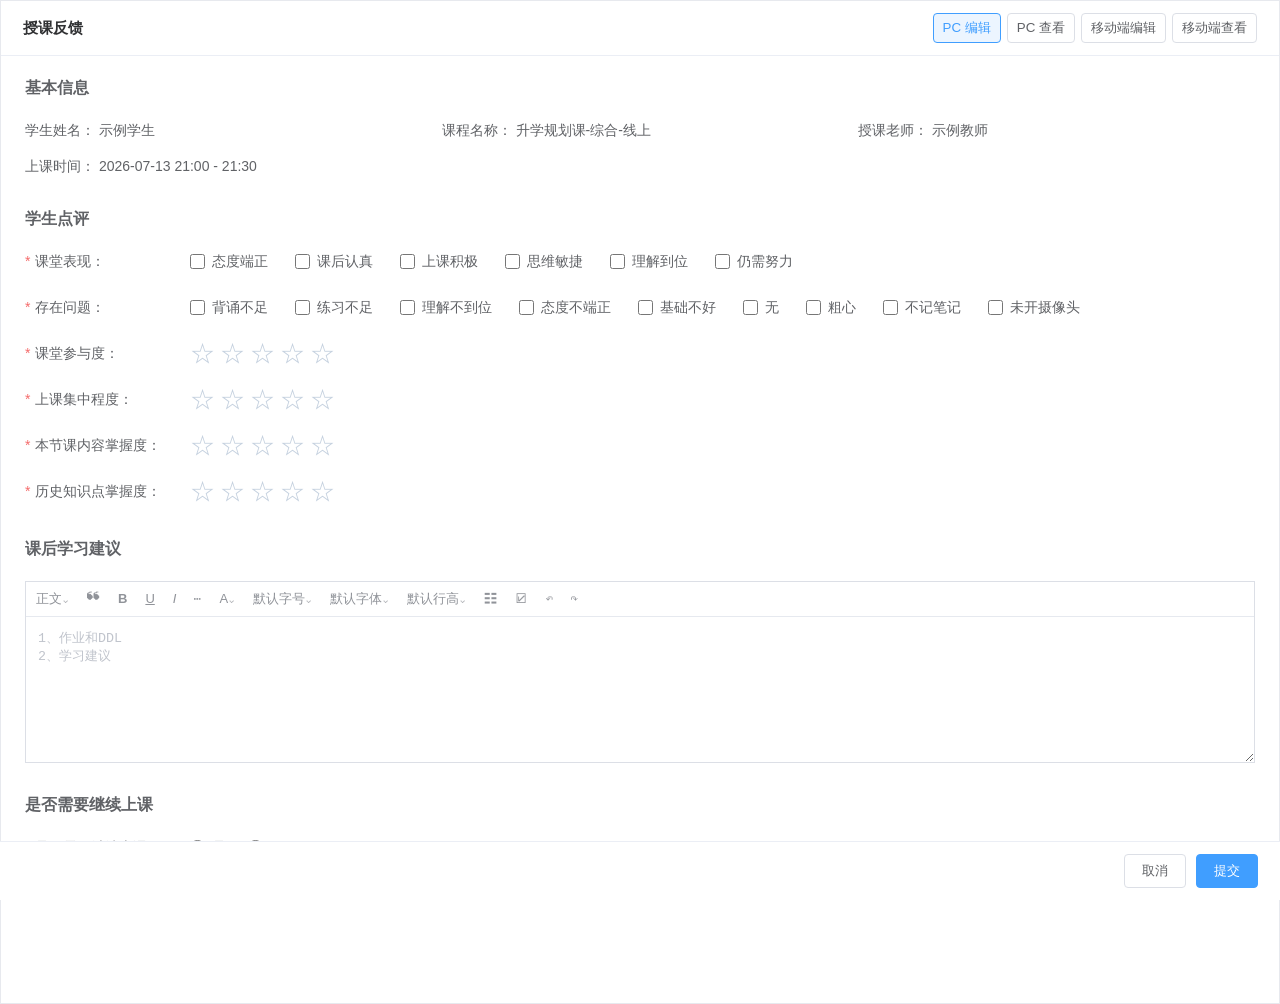
<file: lesson-feedback-demo/index.html>
<!doctype html><html lang="zh-CN"><head><meta charset="utf-8"><meta name="viewport" content="width=device-width,initial-scale=1"><title>添加反馈</title><style>
*{box-sizing:border-box}body{margin:0;background:#f5f6f8;color:#606266;font:14px/1.5 -apple-system,BlinkMacSystemFont,"PingFang SC","Microsoft YaHei",sans-serif}.page{background:#fff;min-height:100vh;border:1px solid #e7e9ee}.head{height:46px;padding:12px 22px;border-bottom:1px solid #ebeef5;color:#303133;font-weight:600;font-size:15px}.content{padding:20px 24px 110px}section{margin-bottom:30px}h2{font-size:16px;color:#606266;margin:0 0 20px;font-weight:600}.info{display:grid;grid-template-columns:repeat(3,1fr);gap:15px 20px}.row{display:flex;align-items:flex-start;margin:0 0 20px;gap:10px}.label{flex:0 0 155px;text-align:left;white-space:nowrap}.req:before{content:'*';color:#f56c6c;margin-right:5px}.choices{display:flex;gap:12px 27px;flex-wrap:wrap}.choice{display:inline-flex;align-items:center;gap:7px;white-space:nowrap;cursor:pointer}input[type=checkbox],input[type=radio]{accent-color:#409eff;width:15px;height:15px;margin:2px 0}.stars{display:flex;gap:5px}.star{border:0;background:none;color:#c5d1df;font-size:25px;line-height:21px;padding:0;cursor:pointer}.star.selected{color:#f7ba2a}.editor{border:1px solid #dcdfe6}.toolbar{border-bottom:1px solid #e6e9ef;height:35px;display:flex;align-items:center;color:#909399;padding:0 10px;gap:18px;font-size:13px;overflow:hidden;white-space:nowrap}.toolbar span{cursor:default}textarea{display:block;width:100%;min-height:145px;resize:vertical;border:0;outline:0;padding:12px;font:14px/1.9 inherit;color:#606266}textarea::placeholder,input::placeholder{color:#c0c4cc}.continue{display:flex;align-items:center;gap:22px;flex-wrap:wrap}.count{width:180px;height:34px;border:1px solid #dcdfe6;border-radius:4px;padding:0 10px;font:inherit;color:#606266}.count:focus{outline:1px solid #409eff;border-color:#409eff}.error{color:#f56c6c;font-size:12px;margin-top:5px}.footer{position:fixed;bottom:0;left:0;right:0;background:#fff;border-top:1px solid #ebeef5;padding:12px 22px;display:flex;justify-content:flex-end;gap:10px}button.action{padding:7px 17px;border:1px solid #dcdfe6;border-radius:4px;background:#fff;color:#606266;cursor:pointer}button.primary{background:#409eff;color:#fff;border-color:#409eff}.notice{position:fixed;top:16px;left:50%;transform:translateX(-50%);background:#f0f9eb;color:#67c23a;border:1px solid #e1f3d8;border-radius:4px;padding:10px 20px;z-index:2}.hidden{display:none!important}@media(max-width:700px){.content{padding:18px 16px 100px}.info{grid-template-columns:1fr}.row{display:block}.label{margin-bottom:8px}.choices{gap:12px 18px}.toolbar{gap:12px}}
.head{height:auto;min-height:46px;display:flex;align-items:center;justify-content:space-between;gap:12px}.switcher{display:flex;gap:6px;flex-wrap:wrap}.switcher button{background:white;border:1px solid #dcdfe6;color:#606266;border-radius:4px;padding:5px 9px;cursor:pointer}.switcher button.active{color:#409eff;border-color:#409eff;background:#ecf5ff}.mobile-mode{background:#f3f5fa}.mobile-mode .content,.mobile-mode #viewing{max-width:430px;margin:auto}.mobile-mode .content section{background:white;border-radius:10px;padding:15px;margin-bottom:12px}.mobile-mode .info{display:grid;grid-template-columns:1fr}.mobile-mode .info>div{padding:7px 0;border-bottom:1px solid #f2f3f5}.mobile-mode .row{display:block}.mobile-mode .label{margin-bottom:8px}.mobile-mode .choices{gap:12px 18px}.mobile-mode .toolbar{display:none}.mobile-mode .footer{left:50%;right:auto;transform:translateX(-50%);width:min(100%,430px)}.mobile-mode .footer .action{flex:1}.view-shell{background:#fff;padding:32px;min-height:80vh}.view-section{margin-bottom:36px}.view-section h2{color:#2463bc}.view-row{display:grid;grid-template-columns:170px 1fr;gap:18px;padding:9px 0;white-space:pre-wrap;overflow-wrap:anywhere}.view-label{color:#315583;font-weight:600}.view-value{color:#606266}.mobile-mode #viewing{padding:12px}.mobile-mode .view-shell{background:transparent;padding:0}.mobile-mode .view-section{background:#fff;border-radius:10px;padding:16px;margin-bottom:12px}.mobile-mode .view-row{grid-template-columns:130px 1fr;gap:8px;border-bottom:1px solid #f3f4f6;font-size:13px}.mobile-mode .view-value{text-align:right}.view-actions{padding:12px 0}.mobile-mode .view-actions button{width:100%}@media(max-width:700px){.head{align-items:flex-start;flex-direction:column}.switcher{gap:4px}.switcher button{font-size:12px}.view-shell{padding:20px 16px}.view-row{grid-template-columns:120px 1fr}} </style></head><body><div class="page"><header class="head">授课反馈 <nav class="switcher"><button type="button" data-mode="pc-edit">PC 编辑</button><button type="button" data-mode="pc-view">PC 查看</button><button type="button" data-mode="mobile-edit">移动端编辑</button><button type="button" data-mode="mobile-view">移动端查看</button></nav></header><main class="content" id="editing"><section><h2>基本信息</h2><div class="info"><div>学生姓名： 示例学生</div><div>课程名称： 升学规划课-综合-线上</div><div>授课老师： 示例教师</div><div>上课时间： 2026-07-13 21:00 - 21:30</div></div></section><form id="form" novalidate><section><h2>学生点评</h2><div id="assessment"></div></section><section><h2>课后学习建议</h2><div class="editor"><div class="toolbar" aria-hidden="true"><span>正文⌄</span><span>❝</span><span><b>B</b></span><span><u>U</u></span><span><i>I</i></span><span>⋯</span><span>A⌄</span><span>默认字号⌄</span><span>默认字体⌄</span><span>默认行高⌄</span><span>☷</span><span>☑</span><span>↶</span><span>↷</span></div><textarea id="advice" aria-label="课后学习建议" placeholder="1、作业和DDL&#10;2、学习建议"></textarea></div></section><section><h2>是否需要继续上课</h2><div class="row"><div class="label req">是否需要继续上课</div><div><div class="continue"><label class="choice"><input type="radio" name="continue" value="yes">是</label><label class="choice"><input type="radio" name="continue" value="no">否</label><input class="count hidden" id="count" type="number" min="1" step="1" placeholder="建议续课时长（小时）" aria-label="建议续课时长"></div><div class="error" id="continueError"></div></div></div></section><div class="footer"><button class="action" type="button" id="cancel">取消</button><button class="action primary" type="submit">提交</button></div></form></main><main id="viewing" class="hidden"></main></div><div class="notice hidden" id="notice" role="status">提交成功（数据仅保存在当前浏览器）</div><script>
const groups=[['课堂表现',['态度端正','课后认真','上课积极','思维敏捷','理解到位','仍需努力']],['存在问题',['背诵不足','练习不足','理解不到位','态度不端正','基础不好','无','粗心','不记笔记','未开摄像头']]];const rates=['课堂参与度','上课集中程度','本节课内容掌握度','历史知识点掌握度'];const box=document.querySelector('#assessment');groups.forEach(([name,items],i)=>{let row=document.createElement('div');row.className='row';row.innerHTML=`<div class="label req">${name}：</div><div><div class="choices">${items.map(x=>`<label class="choice"><input type="checkbox" name="group${i}" value="${x}">${x}</label>`).join('')}</div><div class="error" id="err-g${i}"></div></div>`;box.append(row)});rates.forEach((name,i)=>{let row=document.createElement('div');row.className='row';row.innerHTML=`<div class="label req">${name}：</div><div><div class="stars" role="radiogroup" aria-label="${name}">${[1,2,3,4,5].map(n=>`<button type="button" class="star" role="radio" aria-checked="false" aria-label="${n}星" data-value="${n}">☆</button>`).join('')}</div><div class="error" id="err-r${i}"></div></div>`;row.querySelectorAll('.star').forEach(btn=>btn.addEventListener('click',()=>{row.dataset.value=btn.dataset.value;row.querySelectorAll('.star').forEach(b=>{let on=+b.dataset.value<=+btn.dataset.value;b.classList.toggle('selected',on);b.textContent=on?'★':'☆';b.setAttribute('aria-checked',b===btn)});row.querySelector('.error').textContent=''}));box.append(row)});const count=document.querySelector('#count'),ce=document.querySelector('#continueError');document.querySelectorAll('[name=continue]').forEach(r=>r.addEventListener('change',()=>{count.classList.toggle('hidden',r.value!=='yes');ce.textContent=''}));document.querySelector('#form').addEventListener('submit',e=>{e.preventDefault();let valid=true;groups.forEach((g,i)=>{let el=document.querySelector('#err-g'+i);el.textContent=document.querySelector(`[name=group${i}]:checked`)?'':`${g[0]}不能为空`;if(el.textContent)valid=false});rates.forEach((n,i)=>{let row=box.querySelectorAll('.row')[i+2],el=document.querySelector('#err-r'+i);el.textContent=row.dataset.value?'':`${n}不能为空`;if(el.textContent)valid=false});let chosen=document.querySelector('[name=continue]:checked');ce.textContent=!chosen?'请选择是否需要继续上课':chosen.value==='yes'&&(!count.value||+count.value<1||!Number.isInteger(+count.value))?'请输入大于 0 的整数小时数':'';if(ce.textContent)valid=false;if(valid){let n=document.querySelector('#notice');n.classList.remove('hidden');setTimeout(()=>n.classList.add('hidden'),3500)}else document.querySelector('.error:not(:empty)')?.scrollIntoView({behavior:'smooth',block:'center'})});document.querySelector('#cancel').addEventListener('click',()=>{document.querySelector('#form').reset();document.querySelectorAll('.star').forEach(b=>{b.classList.remove('selected');b.textContent='☆';b.setAttribute('aria-checked','false')});document.querySelectorAll('#assessment .row').forEach(r=>delete r.dataset.value);document.querySelectorAll('.error').forEach(e=>e.textContent='');count.classList.add('hidden');window.scrollTo({top:0,behavior:'smooth'})});

const viewing=document.querySelector('#viewing'),editing=document.querySelector('#editing');let currentMode='pc-edit';
function safe(x){return String(x??'').replace(/[&<>"']/g,c=>({'&':'&amp;','<':'&lt;','>':'&gt;','"':'&quot;',"'":'&#39;'}[c]))}
function collect(){return {groups:groups.map((_,i)=>Array.from(document.querySelectorAll(`[name=group${i}]:checked`)).map(x=>x.value).join('、')),rates:Array.from(document.querySelectorAll('#assessment .row')).slice(2).map(r=>r.dataset.value||''),advice:document.querySelector('#advice').value,cont:document.querySelector('[name=continue]:checked')?.value||'',count:count.value}}
function view(){let d;try{d=JSON.parse(localStorage.getItem('lesson-feedback-demo')||'null')}catch{};if(!d)d={groups:['态度端正、上课积极','无'],rates:['4','4','4','4'],advice:'作业：完成课后练习，周五前提交。\n学习建议：复习本节课重点。',cont:'yes',count:'2'};let sections=[['基本信息',[['学生姓名','示例学生'],['课程名称','升学规划课-综合-线上'],['授课老师','示例教师'],['上课时间','2026-07-13 21:00 - 21:30']]],['学生点评',groups.map(([n],i)=>[n,d.groups[i]||'暂无']).concat(rates.map((n,i)=>[n,d.rates[i]?('★'.repeat(+d.rates[i])+'☆'.repeat(5-(+d.rates[i]))):'暂无']))],['课后学习建议',[['课后学习建议',d.advice||'暂无']]],['是否需要继续上课',[['是否需要继续上课',d.cont==='yes'?'是':d.cont==='no'?'否':'暂无']].concat(d.cont==='yes'?[['建议续课时长',d.count+' 小时']]:[])]];viewing.innerHTML='<div class="view-shell">'+sections.map(([title,rows])=>`<section class="view-section"><h2>${safe(title)}</h2>${rows.map(([k,v])=>`<div class="view-row"><div class="view-label">${safe(k)}</div><div class="view-value">${safe(v)}</div></div>`).join('')}</section>`).join('')+'<div class="view-actions"><button type="button" class="action" id="view-close">返回编辑</button></div></div>';document.querySelector('#view-close').onclick=()=>mode(currentMode.startsWith('mobile')?'mobile-edit':'pc-edit')}
function mode(m){currentMode=m;let isView=m.endsWith('view');document.body.classList.toggle('mobile-mode',m.startsWith('mobile'));editing.classList.toggle('hidden',isView);viewing.classList.toggle('hidden',!isView);document.querySelectorAll('[data-mode]').forEach(b=>b.classList.toggle('active',b.dataset.mode===m));if(isView)view();window.scrollTo(0,0)}document.querySelectorAll('[data-mode]').forEach(b=>b.onclick=()=>mode(b.dataset.mode));document.querySelector('#form').addEventListener('submit',()=>{if(!document.querySelector('.error:not(:empty)')){try{localStorage.setItem('lesson-feedback-demo',JSON.stringify(collect()))}catch{};mode(currentMode.startsWith('mobile')?'mobile-view':'pc-view')}});mode('pc-edit');
</script></body></html>
</file>
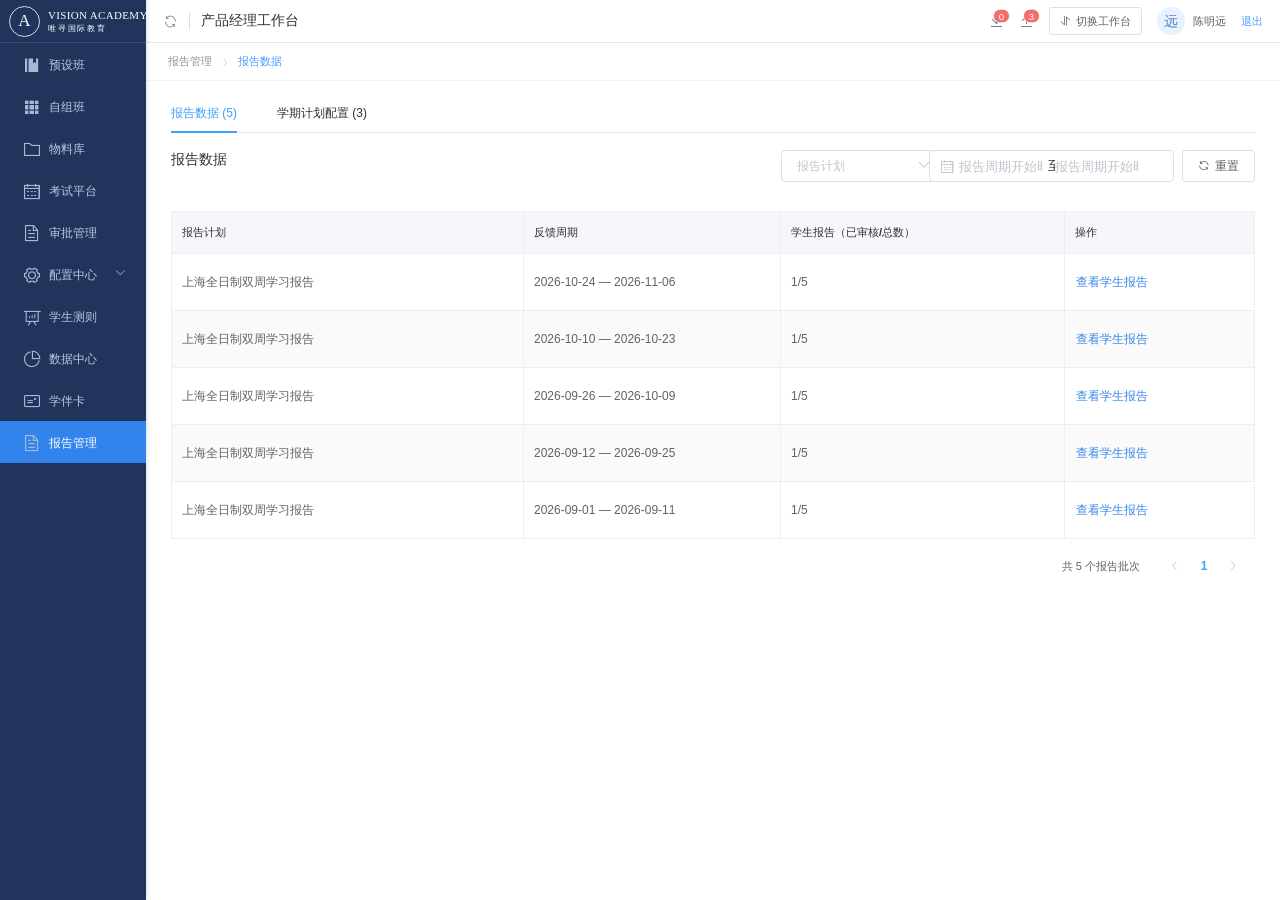
<file: periodic-learning-report/index.html>
<!doctype html>
<html lang="zh-CN">
  <head>
    <meta charset="UTF-8" />
    <meta name="viewport" content="width=device-width, initial-scale=1.0" />
    <meta name="theme-color" content="#f5f7fa" />
    <title>定期学习报告 · 远见教学工作台</title>
    <script type="module" crossorigin src="./assets/index-DisJbIhh.js"></script>
    <link rel="stylesheet" crossorigin href="./assets/index-Cg8C4oSw.css">
  </head>
  <body>
    <div id="app"></div>
  </body>
</html>
</file>
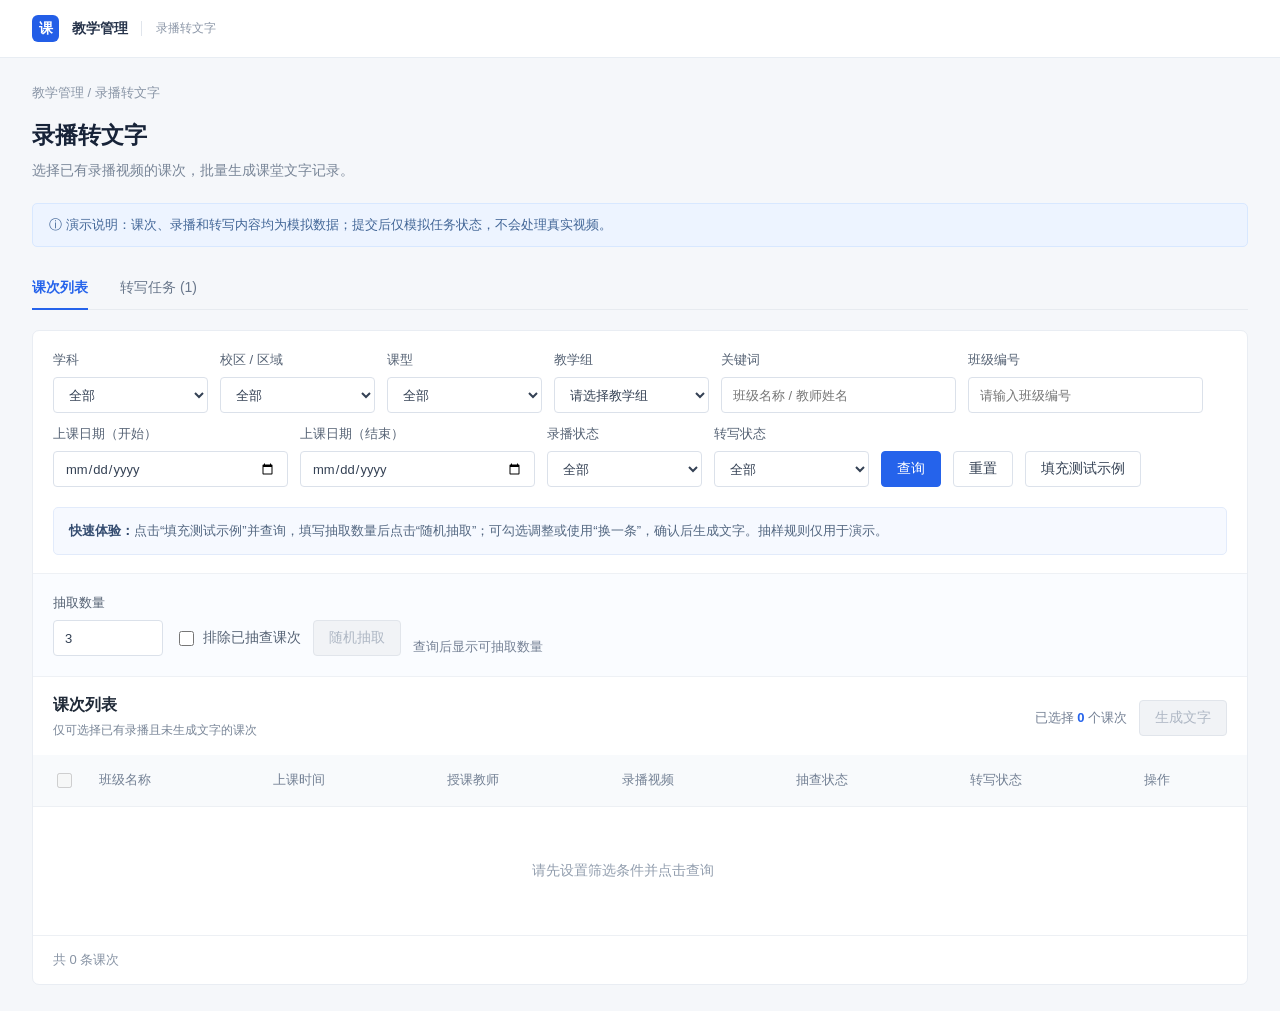
<file: recording-transcript-demo/index.html>
<!doctype html><html lang="zh-CN"><head><meta charset="UTF-8"><meta name="viewport" content="width=device-width, initial-scale=1"><title>录播转文字 · 交互演示</title><style>
*{box-sizing:border-box}body{margin:0;background:#f5f7fa;color:#1f2937;font:14px -apple-system,BlinkMacSystemFont,'PingFang SC','Microsoft YaHei',sans-serif}button,input,select{font:inherit}button{cursor:pointer}header{height:58px;background:#fff;border-bottom:1px solid #e8edf3;display:flex;align-items:center;padding:0 32px;gap:13px;color:#26334a;font-weight:650}header .logo{background:#235ee7;color:white;border-radius:6px;width:27px;height:27px;display:grid;place-items:center}header small{font-weight:400;color:#8b96a7;border-left:1px solid #e0e5ec;padding-left:14px}main{max-width:1440px;margin:auto;padding:26px 32px}.crumb{color:#8995a6;font-size:13px}.heading{display:flex;justify-content:space-between;align-items:start;margin:18px 0 22px}h1{font-size:23px;margin:0 0 8px;color:#172338}p{margin:0;color:#788597;line-height:1.6}.notice{background:#edf4ff;border:1px solid #d8e8ff;color:#426697;border-radius:5px;padding:12px 16px;margin-bottom:20px;font-size:13px}.tabs{display:flex;gap:32px;border-bottom:1px solid #e7ebf0;margin-bottom:20px}.tab{border:0;background:none;padding:12px 0;color:#69778b;position:relative}.tab.on{color:#2563eb;font-weight:600}.tab.on:after{content:'';position:absolute;height:2px;background:#2563eb;bottom:-1px;left:0;right:0}.panel{background:white;border:1px solid #e9edf3;border-radius:7px}.filters{padding:20px;display:flex;gap:12px;align-items:end;flex-wrap:wrap}.field{display:grid;gap:8px;color:#556274;font-size:13px}.field input,.field select{height:36px;border:1px solid #dbe1ea;border-radius:4px;background:white;padding:0 11px;color:#344154;min-width:155px}.field input{width:235px}.btn{height:36px;padding:0 15px;border:1px solid #dce2eb;border-radius:4px;background:white;color:#344154}.btn:hover{border-color:#82a9fa;color:#2563eb}.primary{background:#2563eb;border-color:#2563eb;color:white}.primary:hover{background:#1d54c7;color:white}.btn:disabled{background:#f1f3f6;border-color:#e1e5eb;color:#aeb7c4;cursor:not-allowed}.divider{height:1px;background:#eef1f5}.bar{display:flex;justify-content:space-between;align-items:center;padding:18px 20px 14px;gap:10px}.bar h2{font-size:16px;margin:0 0 5px}.bar p{font-size:12px}.toolbar{display:flex;align-items:center;gap:12px}.selected{font-size:13px;color:#758195}.selected b{color:#2563eb}.tablewrap{overflow:auto}table{width:100%;border-collapse:collapse;min-width:1050px}th{text-align:left;font-weight:500;color:#738094;background:#f8fafc;font-size:13px}td,th{padding:15px 12px;border-bottom:1px solid #edf0f4;vertical-align:middle}td:first-child,th:first-child{padding-left:20px;width:46px}input[type=checkbox]{accent-color:#2563eb;width:15px;height:15px;cursor:pointer}.course{font-weight:600;color:#26344a;margin-bottom:6px}.sub{font-size:12px;color:#98a2b1}.tag{display:inline-block;font-size:12px;padding:4px 8px;border-radius:3px;background:#f1f4f8;color:#667589;white-space:nowrap}.green{background:#edf9f2;color:#268855}.blue{background:#eef5ff;color:#3975c9}.orange{background:#fff7e8;color:#bd7c18}.link{border:0;background:none;color:#2563eb;padding:0}.muted{color:#a2acb9}.footer{padding:15px 20px;color:#8793a4;font-size:13px}.empty{text-align:center;padding:55px;color:#929eae}.hidden{display:none!important}.overlay{position:fixed;inset:0;background:rgba(20,30,45,.42);display:flex;justify-content:center;align-items:center;padding:18px;z-index:4}.modal{width:560px;max-width:100%;max-height:90vh;overflow:auto;background:white;border-radius:8px;box-shadow:0 16px 60px #12223a33}.modal-head{display:flex;justify-content:space-between;align-items:center;padding:19px 22px;border-bottom:1px solid #edf0f4;font-weight:650;font-size:16px}.close{border:0;background:none;font-size:22px;color:#99a3b1}.modal-body{padding:22px}.modal-body p{margin-bottom:15px}.modal-foot{padding:14px 22px;border-top:1px solid #edf0f4;text-align:right}.modal-foot button{margin-left:8px}.summary{background:#f7f9fc;border-radius:5px;padding:14px;line-height:2;color:#536174}.record{padding:12px 0;border-bottom:1px solid #eef1f5;line-height:1.6}.record:last-child{border:0}.time{color:#2563eb;font-size:12px;margin-right:12px}.toast{position:fixed;top:75px;left:50%;transform:translateX(-50%);background:#243650;color:white;padding:10px 18px;border-radius:5px;z-index:10;box-shadow:0 4px 16px #0002}.mock{font-size:12px;color:#8995a6;margin-top:8px}@media(max-width:700px){header{padding:0 16px}main{padding:20px 15px}.heading{display:block}.filters{align-items:stretch}.field,.field input,.field select{width:100%}.bar{align-items:flex-start;flex-direction:column}.toolbar{width:100%;justify-content:space-between}.notice{line-height:1.6}}
</style></head><body><header><span class="logo">课</span><span>教学管理</span><small>录播转文字</small></header><main><div class="crumb">教学管理 / 录播转文字</div><div class="heading"><div><h1>录播转文字</h1><p>选择已有录播视频的课次，批量生成课堂文字记录。</p></div></div><div class="notice">ⓘ 演示说明：课次、录播和转写内容均为模拟数据；提交后仅模拟任务状态，不会处理真实视频。</div><div class="tabs"><button class="tab on" data-tab="lessons">课次列表</button><button class="tab" data-tab="tasks">转写任务 <span id="taskCount"></span></button></div><section id="lessons" class="panel"><div class="filters"><label class="field">学科<select id="subject"><option value="">全部</option><option>数学</option><option>物理</option><option>化学</option><option>经济</option></select></label><label class="field">校区 / 区域<select id="area"><option value="">全部</option><option>浦西</option><option>浦东</option></select></label><label class="field">课型<select id="classType"><option value="">全部</option><option>1 对 1</option><option>班课</option></select></label><label class="field">教学组<select id="group"><option value="">请选择教学组</option><option>浦西1v1数学一组</option><option>浦西班课数学一组</option><option>浦西1v1物理组</option><option>浦西1v1化学组</option><option>浦东经济组</option></select></label><label class="field">关键词<input id="keyword" placeholder="班级名称 / 教师姓名"></label><label class="field">班级编号<input id="classId" placeholder="请输入班级编号"></label><label class="field">上课日期（开始）<input id="dateStart" type="date"></label><label class="field">上课日期（结束）<input id="dateEnd" type="date"></label><label class="field">录播状态<select id="videoFilter"><option value="">全部</option><option>已有录播</option><option>暂无录播</option></select></label><label class="field">转写状态<select id="statusFilter"><option value="">全部</option><option>未生成</option><option>转写中</option><option>已完成</option></select></label><button class="btn primary" id="search">查询</button><button class="btn" id="reset">重置</button><button class="btn" id="fillExample">填充测试示例</button></div><div style="margin:0 20px 18px;padding:12px 15px;background:#f6f9ff;border:1px solid #e2ebfb;border-radius:5px;color:#536781;line-height:1.7;font-size:13px"><strong style="color:#344c70">快速体验：</strong>点击“填充测试示例”并查询，填写抽取数量后点击“随机抽取”；可勾选调整或使用“换一条”，确认后生成文字。抽样规则仅用于演示。</div><div class="divider"></div><div class="filters" style="background:#fafcff"><label class="field">抽取数量<input id="sampleCount" type="number" min="1" step="1" value="3" style="width:110px;min-width:110px"></label><label style="display:flex;align-items:center;gap:6px;height:36px;color:#556274"><input type="checkbox" id="excludeChecked"> 排除已抽查课次</label><button class="btn primary" id="sample" disabled>随机抽取</button><span id="poolHint" class="selected">查询后显示可抽取数量</span></div><div class="divider"></div><div class="bar"><div><h2>课次列表</h2><p>仅可选择已有录播且未生成文字的课次</p></div><div class="toolbar"><span class="selected">已选择 <b id="chosen">0</b> 个课次</span><button class="btn primary" id="generate" disabled>生成文字</button></div></div><div class="tablewrap"><table><thead><tr><th><input type="checkbox" id="selectAll" aria-label="选择当前列表中所有可选课次"></th><th>班级名称</th><th>上课时间</th><th>授课教师</th><th>录播视频</th><th>抽查状态</th><th>转写状态</th><th>操作</th></tr></thead><tbody id="lessonRows"></tbody></table></div><div class="footer" id="lessonTotal"></div></section><section id="tasks" class="panel hidden"><div class="bar"><div><h2>转写任务</h2><p>选择已完成的任务，批量下载文字文件</p></div><div class="toolbar"><span class="selected">已选择 <b id="taskChosen">0</b> 个任务</span><button class="btn primary" id="downloadBatch" disabled>批量下载文字</button></div></div><div class="tablewrap"><table><thead><tr><th><input type="checkbox" id="selectTasks" aria-label="选择所有已完成任务"></th><th>任务编号</th><th>班级名称</th><th>提交时间</th><th>状态</th><th>操作</th></tr></thead><tbody id="taskRows"></tbody></table></div><div class="footer" id="taskTotal"></div></section></main><div id="dialog" class="overlay hidden"><div class="modal" role="dialog" aria-modal="true"><div class="modal-head"><span id="dialogTitle"></span><button class="close" id="close" aria-label="关闭">×</button></div><div class="modal-body" id="dialogBody"></div><div class="modal-foot" id="dialogFoot"></div></div></div><div id="toast" class="toast hidden"></div><script>
const lessons=[{id:1,classId:'BJ20261001',name:'A-Level 数学 A 班',session:'第 08 课次',date:'2026-11-05',time:'19:00–20:30',teacher:'陈老师',video:'已有录播',duration:'01:28:36',status:'未生成'},{id:6,classId:'BJ20261001',name:'A-Level 数学 A 班',session:'第 07 课次',date:'2026-11-03',time:'19:00–20:30',teacher:'陈老师',video:'已有录播',duration:'01:30:12',status:'未生成'},{id:7,classId:'BJ20261001',name:'A-Level 数学 A 班',session:'第 06 课次',date:'2026-11-01',time:'19:00–20:30',teacher:'陈老师',video:'已有录播',duration:'01:27:45',status:'未生成'},{id:8,classId:'BJ20261001',name:'A-Level 数学 A 班',session:'第 05 课次',date:'2026-10-30',time:'19:00–20:30',teacher:'陈老师',video:'已有录播',duration:'01:32:08',status:'未生成'},{id:9,classId:'BJ20261009',name:'A-Level 数学 B 班',session:'第 09 课次',date:'2026-11-04',time:'17:00–18:30',teacher:'张老师',video:'已有录播',duration:'01:29:11',status:'未生成'},{id:10,classId:'BJ20261010',name:'IGCSE 数学 D 班',session:'第 04 课次',date:'2026-11-02',time:'15:00–16:30',teacher:'林老师',video:'已有录播',duration:'01:25:42',status:'未生成'},{id:2,classId:'BJ20261002',name:'IGCSE 物理 B 班',session:'第 12 课次',date:'2026-11-04',time:'16:00–17:30',teacher:'王老师',video:'已有录播',duration:'01:31:05',status:'未生成'},{id:3,classId:'BJ20261003',name:'A-Level 化学 A 班',session:'第 06 课次',date:'2026-11-03',time:'19:00–20:30',teacher:'李老师',video:'已有录播',duration:'01:26:18',status:'已完成'},{id:4,classId:'BJ20261004',name:'IGCSE 数学 C 班',session:'第 10 课次',date:'2026-11-02',time:'14:00–15:30',teacher:'周老师',video:'暂无录播',duration:'—',status:'未生成'},{id:5,classId:'BJ20261005',name:'A-Level 经济 A 班',session:'第 04 课次',date:'2026-11-01',time:'10:00–11:30',teacher:'陈老师',video:'已有录播',duration:'01:29:42',status:'未生成'}];lessons.forEach(x=>{let m={1:['数学','浦西','1 对 1','浦西1v1数学一组'],6:['数学','浦西','1 对 1','浦西1v1数学一组'],7:['数学','浦西','1 对 1','浦西1v1数学一组'],8:['数学','浦西','1 对 1','浦西1v1数学一组'],9:['数学','浦西','1 对 1','浦西1v1数学一组'],10:['数学','浦西','1 对 1','浦西1v1数学一组'],2:['物理','浦西','1 对 1','浦西1v1物理组'],3:['化学','浦西','1 对 1','浦西1v1化学组'],4:['数学','浦西','班课','浦西班课数学一组'],5:['经济','浦东','班课','浦东经济组']}[x.id];[x.subject,x.area,x.classType,x.group]=m;x.checkedBefore=x.id===7});let taskSelected=new Set();let tasks=[{id:'RW20261103001',lesson:3,created:'2026-11-03 20:12',status:'已完成'}],selected=new Set(),filters={},searched=false;const $=s=>document.querySelector(s);const esc=s=>String(s).replace(/[&<>"']/g,c=>({'&':'&amp;','<':'&lt;','>':'&gt;','"':'&quot;',"'":'&#39;'}[c]));function eligible(x){return x.video==='已有录播'&&x.status==='未生成'}function visible(){return searched?lessons.filter(x=>(!$('#excludeChecked').checked||!x.checkedBefore)&&(!filters.subject||x.subject===filters.subject)&&(!filters.area||x.area===filters.area)&&(!filters.classType||x.classType===filters.classType)&&(!filters.group||x.group===filters.group)&&(!filters.classId||x.classId.toLowerCase()===filters.classId.toLowerCase())&&(!filters.q||(x.name+x.teacher).includes(filters.q))&&(!filters.start||x.date>=filters.start)&&(!filters.end||x.date<=filters.end)&&(!filters.video||x.video===filters.video)&&(!filters.status||x.status===filters.status)):[]}function badge(s){return `<span class="tag ${s==='已完成'?'green':s==='转写中'?'blue':s==='暂无录播'?'orange':''}">${esc(s)}</span>`}function render(){const rows=visible().sort((a,b)=>Number(selected.has(b.id))-Number(selected.has(a.id)));const pool=rows.filter(x=>eligible(x)&&(!$('#excludeChecked').checked||!x.checkedBefore));$('#sample').disabled=!searched||!filters.group||!pool.length;$('#poolHint').textContent=searched?`符合条件 ${rows.length} 节，可抽取 ${pool.length} 节${filters.group?'':'（选择教学组后可抽取）'}`:'查询后显示可抽取数量';$('#lessonRows').innerHTML=rows.length?rows.map(x=>`<tr><td><input type="checkbox" data-id="${x.id}" ${selected.has(x.id)?'checked':''} ${eligible(x)?'':'disabled'} aria-label="选择${esc(x.name)} ${esc(x.session)}"></td><td><div class="course">${esc(x.name)}</div><div class="sub">${esc(x.session)} · 班级编号：${x.classId}</div></td><td>${x.date}<div class="sub">${x.time}</div></td><td>${x.teacher}</td><td>${badge(x.video)}<div class="sub" style="margin-top:6px">${x.duration==='—'?'—':'时长 '+x.duration}</div></td><td>${badge(x.checkedBefore?'已抽查':'未抽查')}</td><td>${badge(x.status)}</td><td>${selected.has(x.id)?`<button class="link replace" data-id="${x.id}">换一条</button>`:x.status==='已完成'?`<button class="link view" data-id="${x.id}">查看文字</button>`:x.video==='暂无录播'?'<span class="muted">暂无可用录播</span>':x.status==='转写中'?'<span class="muted">处理中</span>':'<span class="muted">—</span>'}</td></tr>`).join(''):`<tr><td colspan="8" class="empty">${searched?'没有找到符合条件的课次':'请先设置筛选条件并点击查询'}</td></tr>`;$('#chosen').textContent=selected.size;$('#generate').disabled=!selected.size;const can=rows.filter(eligible);$('#selectAll').checked=can.length>0&&can.every(x=>selected.has(x.id));$('#selectAll').indeterminate=can.some(x=>selected.has(x.id))&&!$('#selectAll').checked;$('#selectAll').disabled=!can.length;$('#lessonTotal').textContent=`共 ${rows.length} 条课次`;$('#taskCount').textContent=`(${tasks.length})`;$('#taskRows').innerHTML=tasks.length?tasks.map(t=>{let x=lessons.find(l=>l.id===t.lesson);return `<tr><td><input type="checkbox" data-task="${t.id}" ${taskSelected.has(t.id)?'checked':''} ${t.status==='已完成'?'':'disabled'} aria-label="选择${esc(x.name)}的转写任务"></td><td>${t.id}</td><td><div class="course">${esc(x.name)}</div><div class="sub">${x.session}</div></td><td>${t.created}</td><td>${badge(t.status)}</td><td>${t.status==='已完成'?`<button class="link view" data-id="${x.id}">查看文字</button>`:'<span class="muted">处理中</span>'}</td></tr>`}).join(''):'<tr><td colspan="6" class="empty">暂无转写任务</td></tr>';let completed=tasks.filter(t=>t.status==='已完成');$('#taskChosen').textContent=taskSelected.size;$('#downloadBatch').disabled=!taskSelected.size;$('#selectTasks').disabled=!completed.length;$('#selectTasks').checked=completed.length>0&&completed.every(t=>taskSelected.has(t.id));$('#selectTasks').indeterminate=completed.some(t=>taskSelected.has(t.id))&&!$('#selectTasks').checked;$('#taskTotal').textContent=`共 ${tasks.length} 条任务`}
function modal(title,body,foot){$('#dialogTitle').textContent=title;$('#dialogBody').innerHTML=body;$('#dialogFoot').innerHTML=foot;$('#dialog').classList.remove('hidden')}function hide(){$('#dialog').classList.add('hidden')}function toast(s){$('#toast').textContent=s;$('#toast').classList.remove('hidden');setTimeout(()=>$('#toast').classList.add('hidden'),2200)}function openText(id){let x=lessons.find(v=>v.id===id);modal('课堂文字记录',`<div class="summary"><strong>${esc(x.name)} · ${x.session}</strong><br>上课时间：${x.date} ${x.time}　授课教师：${x.teacher}<br>录播时长：${x.duration}</div><p class="mock">以下文字为演示样例，不对应真实录播内容。</p><div class="record"><span class="time">00:00:12</span>老师：同学们好，我们先回顾一下上一节课的重点内容。</div><div class="record"><span class="time">00:02:35</span>老师：今天我们结合例题，看看如何分析题目中的已知条件。</div><div class="record"><span class="time">00:05:18</span>老师：大家可以先独立思考一下，然后我们一起讨论解题思路。</div>`,`<button class="btn" onclick="hide()">关闭</button><button class="btn primary" onclick="downloadText(${id})">下载文字</button>`)}function downloadText(id){let x=lessons.find(v=>v.id===id);let content=`${x.name} ${x.session}\n演示样例，不对应真实录播内容\n\n[00:00:12] 老师：同学们好，我们先回顾一下上一节课的重点内容。\n[00:02:35] 老师：今天我们结合例题，看看如何分析题目中的已知条件。\n[00:05:18] 老师：大家可以先独立思考一下，然后我们一起讨论解题思路。`;let a=document.createElement('a');a.href=URL.createObjectURL(new Blob([content],{type:'text/plain;charset=utf-8'}));a.download=x.name+'-演示文字.txt';a.click();setTimeout(()=>URL.revokeObjectURL(a.href),1000)}
document.addEventListener('click',e=>{let tab=e.target.closest('.tab');if(tab){document.querySelectorAll('.tab').forEach(t=>t.classList.toggle('on',t===tab));['lessons','tasks'].forEach(id=>$('#'+id).classList.toggle('hidden',id!==tab.dataset.tab))}let view=e.target.closest('.view');if(view)openText(+view.dataset.id);let replace=e.target.closest('.replace');if(replace){let candidates=visible().filter(x=>eligible(x)&&!selected.has(x.id)&&(!$('#excludeChecked').checked||!x.checkedBefore));if(!candidates.length){toast('没有其他可替换的课次，请调整筛选条件');return}selected.delete(+replace.dataset.id);selected.add(candidates[Math.floor(Math.random()*candidates.length)].id);render();toast('已换一条课次')}});$('#lessonRows').addEventListener('change',e=>{if(e.target.dataset.id){let id=+e.target.dataset.id;e.target.checked?selected.add(id):selected.delete(id);render()}});$('#selectAll').onchange=e=>{visible().filter(eligible).forEach(x=>e.target.checked?selected.add(x.id):selected.delete(x.id));render()};$('#search').onclick=()=>{let start=$('#dateStart').value,end=$('#dateEnd').value;if(!$('#subject').value&&!$('#area').value&&!$('#classType').value&&!$('#group').value&&!$('#keyword').value.trim()&&!$('#classId').value.trim()&&!start&&!end&&!$('#videoFilter').value&&!$('#statusFilter').value){toast('请至少填写一项筛选条件');return}if(start&&end&&start>end){toast('开始日期不能晚于结束日期');return}selected.clear();filters={subject:$('#subject').value,area:$('#area').value,classType:$('#classType').value,group:$('#group').value,q:$('#keyword').value.trim(),classId:$('#classId').value.trim(),start,end,video:$('#videoFilter').value,status:$('#statusFilter').value};searched=true;render()};$('#fillExample').onclick=()=>{$('#subject').value='数学';$('#area').value='浦西';$('#classType').value='1 对 1';$('#group').value='浦西1v1数学一组';$('#excludeChecked').checked=false;$('#sampleCount').value='3';$('#keyword').value='';$('#classId').value='';$('#dateStart').value='';$('#dateEnd').value='';$('#videoFilter').value='';$('#statusFilter').value='';toast('已填入教学组示例，点击查询查看课次')};$('#keyword').onkeydown=e=>{if(e.key==='Enter')$('#search').click()};$('#reset').onclick=()=>{$('#subject').value='';$('#area').value='';$('#classType').value='';$('#group').value='';$('#excludeChecked').checked=false;$('#keyword').value='';$('#classId').value='';$('#dateStart').value='';$('#dateEnd').value='';$('#videoFilter').value='';$('#statusFilter').value='';filters={};searched=false;selected.clear();render()};$('#generate').onclick=()=>{let items=lessons.filter(x=>selected.has(x.id));modal('确认生成文字',`<p>将为以下 <strong>${items.length}</strong> 个课次分别创建转写任务。</p><div class="summary">${items.map(x=>`<div>${esc(x.name)} · ${x.session}<br><span class="sub">${x.date} ${x.time}　录播 ${x.duration}</span></div>`).join('')}</div><p class="mock">演示环境：任务与结果均为模拟，不会消耗真实资源。</p>`,`<button class="btn" onclick="hide()">取消</button><button class="btn primary" id="confirm">确认生成</button>`);$('#confirm').onclick=()=>{let now=new Date(),stamp=now.getFullYear()+'-'+String(now.getMonth()+1).padStart(2,'0')+'-'+String(now.getDate()).padStart(2,'0')+' '+String(now.getHours()).padStart(2,'0')+':'+String(now.getMinutes()).padStart(2,'0');items.forEach((x,i)=>{x.status='转写中';let task={id:'DEMO'+Date.now()+i,lesson:x.id,created:stamp,status:'转写中'};tasks.unshift(task);setTimeout(()=>{x.status='已完成';task.status='已完成';render()},2500)});selected.clear();hide();render();toast('已创建 '+items.length+' 个模拟转写任务');document.querySelector('[data-tab="tasks"]').click()}};$('#taskRows').addEventListener('change',e=>{if(e.target.dataset.task){e.target.checked?taskSelected.add(e.target.dataset.task):taskSelected.delete(e.target.dataset.task);render()}});$('#selectTasks').onchange=e=>{tasks.filter(t=>t.status==='已完成').forEach(t=>e.target.checked?taskSelected.add(t.id):taskSelected.delete(t.id));render()};function makeZip(files){const enc=new TextEncoder(), parts=[],central=[];let offset=0;const u16=n=>[n&255,n>>>8&255],u32=n=>[n&255,n>>>8&255,n>>>16&255,n>>>24&255];function crc(bytes){let c=0xffffffff;for(const b of bytes){c^=b;for(let i=0;i<8;i++)c=(c>>>1)^(-(c&1)&0xedb88320)}return(c^0xffffffff)>>>0}for(const file of files){let name=enc.encode(file.name),data=enc.encode('\ufeff'+file.text),check=crc(data),local=new Uint8Array([80,75,3,4,...u16(20),...u16(0x800),...u16(0),...u16(0),...u16(0),...u32(check),...u32(data.length),...u32(data.length),...u16(name.length),...u16(0)]);parts.push(local,name,data);central.push(new Uint8Array([80,75,1,2,...u16(20),...u16(20),...u16(0x800),...u16(0),...u16(0),...u16(0),...u32(check),...u32(data.length),...u32(data.length),...u16(name.length),...u16(0),...u16(0),...u16(0),...u16(0),...u32(0),...u32(offset)]),name);offset+=local.length+name.length+data.length}let size=central.reduce((n,b)=>n+b.length,0),end=new Uint8Array([80,75,5,6,...u16(0),...u16(0),...u16(files.length),...u16(files.length),...u32(size),...u32(offset),...u16(0)]);return new Blob([...parts,...central,end],{type:'application/zip'})}$('#downloadBatch').onclick=()=>{let chosen=tasks.filter(t=>taskSelected.has(t.id)&&t.status==='已完成');let files=chosen.map(t=>{let x=lessons.find(l=>l.id===t.lesson);return {name:`${x.name}_${x.session}_${t.id}.txt`,text:`班级：${x.name}　${x.session}\n任务编号：${t.id}\n演示样例，不对应真实录播内容\n\n[00:00:12] 老师：同学们好，我们先回顾一下上一节课的重点内容。\n[00:02:35] 老师：今天我们结合例题，看看如何分析题目中的已知条件。\n[00:05:18] 老师：大家可以先独立思考一下，然后我们一起讨论解题思路。`}});let a=document.createElement('a');a.href=URL.createObjectURL(makeZip(files));a.download='批量转写文字_演示.zip';a.click();setTimeout(()=>URL.revokeObjectURL(a.href),1000);toast('已下载 '+chosen.length+' 个任务的文字文件')};$('#excludeChecked').onchange=()=>{if($('#excludeChecked').checked)lessons.filter(x=>x.checkedBefore).forEach(x=>selected.delete(x.id));render()};$('#sample').onclick=()=>{let count=Number($('#sampleCount').value),pool=visible().filter(x=>eligible(x)&&(!$('#excludeChecked').checked||!x.checkedBefore));if(!Number.isInteger(count)||count<1){toast('请输入大于 0 的整数');return}if(count>pool.length){toast(`最多可抽取 ${pool.length} 节，请调整数量或条件`);return}for(let i=pool.length-1;i>0;i--){let j=Math.floor(Math.random()*(i+1));[pool[i],pool[j]]=[pool[j],pool[i]]}selected.clear();pool.slice(0,count).forEach(x=>selected.add(x.id));render();toast(`已随机选出 ${count} 节，可勾选调整或换一条`)};$('#close').onclick=hide;$('#dialog').onclick=e=>{if(e.target.id==='dialog')hide()};document.addEventListener('keydown',e=>{if(e.key==='Escape')hide()});render();
</script></body></html>
</file>
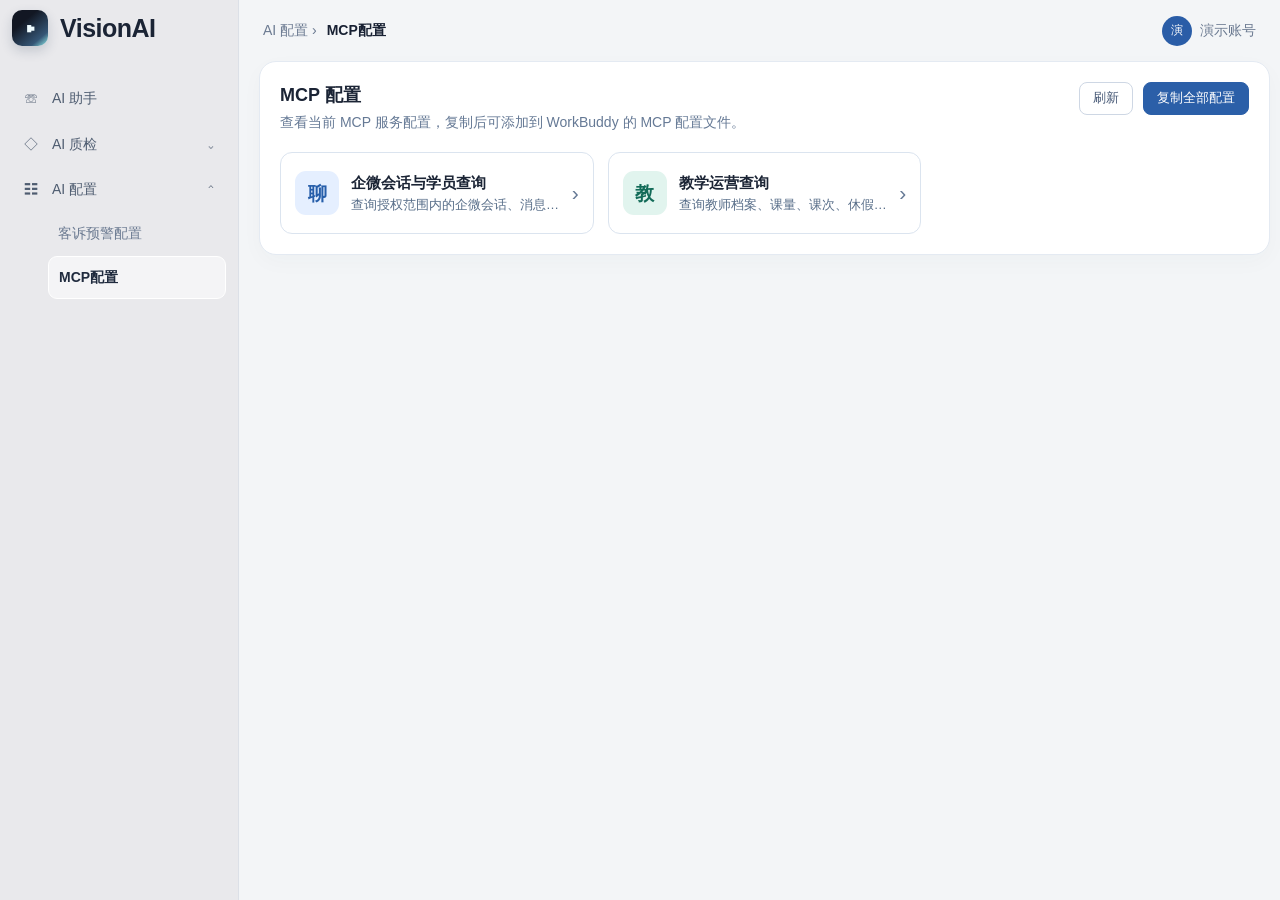
<file: teaching-mcp-config/index.html>
<!doctype html>
<html lang="zh-CN">
<head>
<meta charset="utf-8">
<meta name="viewport" content="width=device-width,initial-scale=1">
<title>VisionAI · MCP 配置 Demo</title>
<style>
*{box-sizing:border-box}body{margin:0;background:#f3f5f7;color:#1b2435;font:14px/1.45 Inter,-apple-system,BlinkMacSystemFont,"PingFang SC","Microsoft YaHei",sans-serif}.layout{display:grid;grid-template-columns:239px minmax(0,1fr);min-height:100vh}aside{background:#e9e9ec;border-right:1px solid #dce0e7;padding:10px 12px}.brand{display:flex;align-items:center;gap:12px;font-size:25px;font-weight:750;letter-spacing:-.5px}.logo{display:grid;place-items:center;width:36px;height:36px;border-radius:10px;background:linear-gradient(140deg,#121723 32%,#355676 78%,#94efec);color:#effcff;font-size:25px;box-shadow:0 5px 12px #26395430}.nav{margin:31px 0;color:#4e5c70}.nav div{padding:11px 12px;margin:3px 0}.nav span{display:inline-block;width:28px}.nav .child{margin-left:36px;padding:10px;color:#6b7a91}.nav .current{background:#f4f4f6;border:1px solid #fff;border-radius:9px;color:#202b3e;font-weight:600}.nav i{float:right;font-style:normal}main{min-width:0}.top{display:flex;align-items:center;justify-content:space-between;height:61px;padding:0 24px;color:#6b7a91}.top b{color:#182133;margin-left:10px}.account{display:flex;align-items:center;gap:8px}.avatar{display:grid;place-items:center;background:#2a5da7;color:white;width:30px;height:30px;border-radius:50%;font-size:12px}.card{margin:0 10px 20px 20px;padding:20px;border:1px solid #e4eaf2;border-radius:17px;background:#fff;box-shadow:0 7px 22px #26395407}h1{font-size:18px;margin:0 0 4px}p{margin:0;color:#657995}.panel-head{display:flex;justify-content:flex-end;align-items:center;margin:12px 0}.actions{display:flex;gap:10px;flex-shrink:0}button{cursor:pointer;font:inherit;border:1px solid #ced7e4;border-radius:8px;background:#fff;color:#445674;padding:6px 13px;font-size:13px}button:hover{background:#f4f7fc}button:focus-visible{outline:2px solid #356ec3;outline-offset:2px}.primary{background:#2b5fa8;color:white;border-color:#2b5fa8}.primary:hover{background:#234e8a}.editor{overflow:auto;min-height:220px;background:#f7f9fa;border:1px solid #dbe4ef;border-radius:12px;padding:14px 17px;font:14px/20px ui-monospace,SFMono-Regular,Consolas,monospace}.line{display:flex;white-space:pre;min-width:max-content}.number{color:#64748b;text-align:right;width:23px;margin-right:10px;user-select:none}.value{color:#16834b}.numeric{color:#1761b8}.fold{font:inherit;border:0;padding:0 2px;background:transparent;color:#25334a}.hint{color:#70839e}.toast{position:fixed;bottom:26px;left:50%;transform:translateX(-50%);background:#25354d;color:white;border-radius:8px;padding:9px 16px;box-shadow:0 4px 12px #101a2a28;max-width:90vw}.toast:empty{display:none}dialog{width:min(95vw,680px);border:1px solid #dbe4ef;border-radius:12px;padding:20px}dialog textarea{width:100%;height:180px;margin:12px 0;font:13px monospace}dialog::backdrop{background:#17213355}@media(max-width:720px){.layout{grid-template-columns:minmax(0,1fr)}aside{display:none}.top{padding:0 14px}.card{margin:0 8px 14px;padding:13px}.editor{padding:12px 8px}}
.page-head{display:flex;justify-content:space-between;align-items:flex-start;gap:12px;flex-wrap:wrap}
.connector-list{display:grid;grid-template-columns:repeat(auto-fill,minmax(min(100%,300px),1fr));gap:14px;margin-top:20px}
.connector-card{display:grid;grid-template-columns:44px minmax(0,1fr) auto;gap:12px;align-items:center;min-height:82px;text-align:left;padding:14px;border:1px solid #dbe4ef;border-radius:12px}
.connector-card:hover{border-color:#92acd0}
.connector-icon{display:grid;place-items:center;width:44px;height:44px;border-radius:11px;background:#e5efff;color:#265eaa;font-size:19px;font-weight:700}
.connector-card[data-connector="教学运营查询"] .connector-icon{background:#e1f4ee;color:#126b58}
.connector-name,.connector-description{display:block}
.connector-name{color:#1b2435;font-size:15px;font-weight:650}
.connector-description{margin-top:3px;color:#586e89;overflow:hidden;text-overflow:ellipsis;white-space:nowrap}
.connector-arrow{color:#657995;font-size:21px}
#connector-dialog{width:min(95vw,850px);max-height:90dvh}
.connector .panel-head{justify-content:space-between;gap:8px;flex-wrap:wrap;margin:0 0 14px}
.connector h2{margin:0;font-size:17px}
.config-details{margin-bottom:12px}
.config-details summary{width:fit-content;cursor:pointer;color:#275a9f;font-size:13px}
.config-details .editor{margin-top:8px}

.tool-table{width:100%;border:1px solid #dbe4ef;border-radius:10px;border-spacing:0;overflow:hidden}
.tool-table th,.tool-table td{text-align:left;vertical-align:top;padding:10px 14px;border-bottom:1px solid #e6ebf2}
.tool-table thead th{background:#f5f7fa;color:#4e5c70;font-size:13px}
.tool-table tbody th{width:clamp(9rem,23%,15rem);font-weight:600}
.tool-table tbody td{color:#445674}
.tool-table tbody tr:last-child>*{border-bottom:0}
@media(max-width:480px){.tool-table tbody th{width:7rem}.tool-table th,.tool-table td{padding:8px}}
</style>
</head>
<body>
<div class="layout">
<aside aria-label="主导航">
  <div class="brand"><span class="logo" aria-hidden="true">▸</span>VisionAI</div>
  <nav class="nav">
    <div><span aria-hidden="true">☏</span>AI 助手</div>
    <div><span aria-hidden="true">◇</span>AI 质检<i aria-hidden="true">⌄</i></div>
    <div><span aria-hidden="true">☷</span>AI 配置<i aria-hidden="true">⌃</i></div>
    <div class="child">客诉预警配置</div>
    <div class="child current" aria-current="page">MCP配置</div>
  </nav>
</aside>
<main>
  <header class="top"><div>AI 配置 <span aria-hidden="true">›</span><b>MCP配置</b></div><div class="account"><span class="avatar" aria-hidden="true">演</span>演示账号</div></header>
  <section class="card" aria-labelledby="title">
    <header class="page-head">
      <div>
        <h1 id="title">MCP 配置</h1>
        <p>查看当前 MCP 服务配置，复制后可添加到 WorkBuddy 的 MCP 配置文件。</p>
      </div>
      <div class="actions">
        <button type="button" id="refresh">刷新</button>
        <button type="button" class="primary" id="copy-all">复制全部配置</button>
      </div>
    </header>
    <div class="connector-list" id="connector-list"></div>
    <template id="card-template">
      <button type="button" class="connector-card" aria-haspopup="dialog">
        <span class="connector-icon" aria-hidden="true"></span>
        <span><span class="connector-name"></span><span class="connector-description"></span></span>
        <span class="connector-arrow" aria-hidden="true">›</span>
      </button>
    </template>
  </section>
</main>
</div>
<div id="toast" class="toast" role="status"></div>
<dialog id="connector-dialog" class="connector" aria-labelledby="connector-title">
  <header class="panel-head">
    <h2 id="connector-title"></h2>
    <form method="dialog" class="actions">
      <button type="button" class="primary" id="copy-connector">复制配置</button>
      <button autofocus>关闭</button>
    </form>
  </header>
  <details class="config-details" open>
    <summary>查看配置</summary>
    <div class="editor" aria-label="配置预览"></div>
  </details>
  <table class="tool-table" aria-label="查询工具">
    <thead><tr><th scope="col">查询工具</th><th scope="col">能查什么</th></tr></thead>
    <tbody></tbody>
  </table>
</dialog>
<dialog id="all-config-dialog" aria-labelledby="all-config-title">
  <form method="dialog">
    <strong id="all-config-title">全部配置</strong>
    <textarea id="all-config-text" aria-label="全部配置 JSON" readonly></textarea>
    <div class="actions">
      <button>关闭</button>
      <button type="button" class="primary" id="copy-all-confirm">复制全部配置</button>
    </div>
  </form>
</dialog>
<dialog id="copy-dialog" aria-labelledby="copy-title"><form method="dialog"><strong id="copy-title">手动复制配置</strong><textarea id="copy-text" aria-label="配置 JSON" readonly></textarea><button>关闭</button></form></dialog>
<script>
const connectors = [
  {
    label: '企微会话与学员查询', url: 'https://example.invalid/mcp/wechat',
    icon: '聊', description: '查询授权范围内的企微会话、消息和学生记录。',
    tools: [
      ['查询企微会话', '按有权查看的员工、日期或客户查找企微会话。'],
      ['查看会话消息', '查看指定会话的消息。群聊从员工加入后开始，查询范围排除员工内部聊天。'],
      ['查询数据权限', '查看当前账号可查询哪些员工的数据。'],
      ['查询学生与就读记录', '查找授权范围内的学生，查看其就读记录。'],
    ],
  },
  {
    label: '教学运营查询', url: 'https://example.invalid/mcp/teaching',
    icon: '教', description: '查询教师档案、课量、课次、休假和作业模考指标。',
    tools: [
      ['查询教师档案', '查看「我的教师」名单和教师详情，包括教师号、工号、所属部门和在职状态。'],
      ['查询月度课量', '按教师和月份查看已排课量和课量上限。'],
      ['查询课次明细', '按教师和日期查看当前课表，逐节查看课程、计划上课时间和已有状态。取消、改期、转师由业务定期保存课表后比对。'],
      ['查询休假与拉黑', '按教师和日期查看休假明细，包括起止时间、类型和已有状态。拉黑对应的类型待确认。'],
      ['查询作业与模考指标', '按教师和统计周期查看布置作业、批改作业、布置模考、批改模考、提交模考报告五项 DT 看板数据，按 T+1 更新。'],
    ],
  },
];
const connectorList = document.getElementById('connector-list');
const cardTemplate = document.getElementById('card-template');
const connectorDialog = document.getElementById('connector-dialog');
const toast = document.getElementById('toast');
const copyDialog = document.getElementById('copy-dialog');
const copyText = document.getElementById('copy-text');
let toastTimer;

function configJson(services) {
  const entries = services.map(({ label, url }) => [label, {
    url,
    headers: { Authorization: 'Bearer DEMO_TOKEN' },
    timeout: 60000,
  }]);
  return JSON.stringify({ mcpServers: Object.fromEntries(entries) }, null, 2);
}

async function copyConfig(json, message) {
  try {
    await navigator.clipboard.writeText(json);
    announce(message);
  } catch {
    copyText.value = json;
    if (!copyDialog.open) copyDialog.showModal();
    copyText.focus();
    copyText.select();
  }
}

function renderConfig(editor, json, headersExpanded = false, focusToggle = false) {
  const lines = json.split('\n');
  const headersStart = lines.findIndex(line => line.includes('"headers"'));
  const headersEnd = headersStart + 2;
  editor.replaceChildren();
  lines.forEach((line, index) => {
    if (!headersExpanded && index > headersStart && index <= headersEnd) return;
    const row = document.createElement('div');
    row.className = 'line';
    const number = document.createElement('span');
    number.className = 'number';
    number.textContent = index + 1;
    number.setAttribute('aria-hidden', 'true');
    row.append(number);
    if (index === headersStart) {
      const toggle = document.createElement('button');
      toggle.className = 'fold';
      toggle.type = 'button';
      toggle.setAttribute('aria-expanded', headersExpanded);
      toggle.setAttribute('aria-label', headersExpanded ? '折叠 headers' : '展开 headers');
      toggle.textContent = headersExpanded ? '▾' : '▸';
      toggle.addEventListener('click', () => {
        renderConfig(editor, json, !headersExpanded, true);
      });
      row.append(line.match(/^\s*/)[0], toggle, headersExpanded ? ' "headers": {' : ' "headers": {…},');
    } else {
      const match = line.match(/^(.*?:\s*)(".*"|\d+)(,?)$/);
      if (match) {
        const value = document.createElement('span');
        value.className = match[2].startsWith('"') ? 'value' : 'numeric';
        value.textContent = match[2];
        row.append(match[1], value, match[3]);
      } else {
        row.append(line);
      }
    }
    editor.append(row);
  });
  if (focusToggle) editor.querySelector(".fold").focus();
}

function renderTools(toolList, tools) {
  const rows = tools.map(([name, description]) => {
    const row = document.createElement('tr');
    const heading = document.createElement('th');
    const details = document.createElement('td');
    heading.scope = 'row';
    heading.textContent = name;
    details.textContent = description;
    row.append(heading, details);
    return row;
  });
  toolList.replaceChildren(...rows);
}

function announce(message) {
  clearTimeout(toastTimer);
  toast.textContent = message;
  toastTimer = setTimeout(() => { toast.textContent = ''; }, 2400);
}

function renderConnectors() {
  const cards = connectors.map(connector => {
    const card = cardTemplate.content.firstElementChild.cloneNode(true);
    card.dataset.connector = connector.label;
    card.querySelector('.connector-icon').textContent = connector.icon;
    card.querySelector('.connector-name').textContent = connector.label;
    card.querySelector('.connector-description').textContent = connector.description;
    card.addEventListener('click', () => openConnector(connector));
    return card;
  });
  connectorList.replaceChildren(...cards);
}

function openConnector(connector) {
  const json = configJson([connector]);
  connectorDialog.querySelector('h2').textContent = connector.label;
  connectorDialog.querySelector('details').open = true;
  renderConfig(connectorDialog.querySelector('.editor'), json);
  renderTools(connectorDialog.querySelector('tbody'), connector.tools);
  document.getElementById('copy-connector').onclick = () => {
    copyConfig(json, `已复制${connector.label}配置`);
  };
  connectorDialog.showModal();
}

document.getElementById('refresh').addEventListener('click', () => {
  renderConnectors();
  announce('已刷新 MCP 配置');
});

const allConfigDialog = document.getElementById('all-config-dialog');
const allConfigText = document.getElementById('all-config-text');

document.getElementById('copy-all').addEventListener('click', () => {
  allConfigText.value = configJson(connectors);
  allConfigDialog.showModal();
});

document.getElementById('copy-all-confirm').addEventListener('click', async () => {
  try {
    await navigator.clipboard.writeText(allConfigText.value);
    allConfigDialog.close();
    announce('已复制全部 MCP 配置');
  } catch {
    allConfigText.focus();
    allConfigText.select();
  }
});

renderConnectors();
</script>
</body>
</html>
</file>
<file: periodic-learning-report/assets/index-Cg8C4oSw.css>
@charset "UTF-8";@font-face{font-family:element-icons;src:url(./element-icons-B-tDfklg.woff) format("woff"),url(./element-icons-_lZGOqcG.ttf) format("truetype");font-weight:400;font-display:"auto";font-style:normal}[class*=" el-icon-"],[class^=el-icon-]{font-family:element-icons!important;speak:none;font-style:normal;font-weight:400;font-variant:normal;text-transform:none;line-height:1;vertical-align:baseline;display:inline-block;-webkit-font-smoothing:antialiased;-moz-osx-font-smoothing:grayscale}.el-icon-ice-cream-round:before{content:""}.el-icon-ice-cream-square:before{content:""}.el-icon-lollipop:before{content:""}.el-icon-potato-strips:before{content:""}.el-icon-milk-tea:before{content:""}.el-icon-ice-drink:before{content:""}.el-icon-ice-tea:before{content:""}.el-icon-coffee:before{content:""}.el-icon-orange:before{content:""}.el-icon-pear:before{content:""}.el-icon-apple:before{content:""}.el-icon-cherry:before{content:""}.el-icon-watermelon:before{content:""}.el-icon-grape:before{content:""}.el-icon-refrigerator:before{content:""}.el-icon-goblet-square-full:before{content:""}.el-icon-goblet-square:before{content:""}.el-icon-goblet-full:before{content:""}.el-icon-goblet:before{content:""}.el-icon-cold-drink:before{content:""}.el-icon-coffee-cup:before{content:""}.el-icon-water-cup:before{content:""}.el-icon-hot-water:before{content:""}.el-icon-ice-cream:before{content:""}.el-icon-dessert:before{content:""}.el-icon-sugar:before{content:""}.el-icon-tableware:before{content:""}.el-icon-burger:before{content:""}.el-icon-knife-fork:before{content:""}.el-icon-fork-spoon:before{content:""}.el-icon-chicken:before{content:""}.el-icon-food:before{content:""}.el-icon-dish-1:before{content:""}.el-icon-dish:before{content:""}.el-icon-moon-night:before{content:""}.el-icon-moon:before{content:""}.el-icon-cloudy-and-sunny:before{content:""}.el-icon-partly-cloudy:before{content:""}.el-icon-cloudy:before{content:""}.el-icon-sunny:before{content:""}.el-icon-sunset:before{content:""}.el-icon-sunrise-1:before{content:""}.el-icon-sunrise:before{content:""}.el-icon-heavy-rain:before{content:""}.el-icon-lightning:before{content:""}.el-icon-light-rain:before{content:""}.el-icon-wind-power:before{content:""}.el-icon-baseball:before{content:""}.el-icon-soccer:before{content:""}.el-icon-football:before{content:""}.el-icon-basketball:before{content:""}.el-icon-ship:before{content:""}.el-icon-truck:before{content:""}.el-icon-bicycle:before{content:""}.el-icon-mobile-phone:before{content:""}.el-icon-service:before{content:""}.el-icon-key:before{content:""}.el-icon-unlock:before{content:""}.el-icon-lock:before{content:""}.el-icon-watch:before{content:""}.el-icon-watch-1:before{content:""}.el-icon-timer:before{content:""}.el-icon-alarm-clock:before{content:""}.el-icon-map-location:before{content:""}.el-icon-delete-location:before{content:""}.el-icon-add-location:before{content:""}.el-icon-location-information:before{content:""}.el-icon-location-outline:before{content:""}.el-icon-location:before{content:""}.el-icon-place:before{content:""}.el-icon-discover:before{content:""}.el-icon-first-aid-kit:before{content:""}.el-icon-trophy-1:before{content:""}.el-icon-trophy:before{content:""}.el-icon-medal:before{content:""}.el-icon-medal-1:before{content:""}.el-icon-stopwatch:before{content:""}.el-icon-mic:before{content:""}.el-icon-copy-document:before{content:""}.el-icon-full-screen:before{content:""}.el-icon-switch-button:before{content:""}.el-icon-aim:before{content:""}.el-icon-crop:before{content:""}.el-icon-odometer:before{content:""}.el-icon-time:before{content:""}.el-icon-bangzhu:before{content:""}.el-icon-close-notification:before{content:""}.el-icon-microphone:before{content:""}.el-icon-turn-off-microphone:before{content:""}.el-icon-position:before{content:""}.el-icon-postcard:before{content:""}.el-icon-message:before{content:""}.el-icon-chat-line-square:before{content:""}.el-icon-chat-dot-square:before{content:""}.el-icon-chat-dot-round:before{content:""}.el-icon-chat-square:before{content:""}.el-icon-chat-line-round:before{content:""}.el-icon-chat-round:before{content:""}.el-icon-set-up:before{content:""}.el-icon-turn-off:before{content:""}.el-icon-open:before{content:""}.el-icon-connection:before{content:""}.el-icon-link:before{content:""}.el-icon-cpu:before{content:""}.el-icon-thumb:before{content:""}.el-icon-female:before{content:""}.el-icon-male:before{content:""}.el-icon-guide:before{content:""}.el-icon-news:before{content:""}.el-icon-price-tag:before{content:""}.el-icon-discount:before{content:""}.el-icon-wallet:before{content:""}.el-icon-coin:before{content:""}.el-icon-money:before{content:""}.el-icon-bank-card:before{content:""}.el-icon-box:before{content:""}.el-icon-present:before{content:""}.el-icon-sell:before{content:""}.el-icon-sold-out:before{content:""}.el-icon-shopping-bag-2:before{content:""}.el-icon-shopping-bag-1:before{content:""}.el-icon-shopping-cart-2:before{content:""}.el-icon-shopping-cart-1:before{content:""}.el-icon-shopping-cart-full:before{content:""}.el-icon-smoking:before{content:""}.el-icon-no-smoking:before{content:""}.el-icon-house:before{content:""}.el-icon-table-lamp:before{content:""}.el-icon-school:before{content:""}.el-icon-office-building:before{content:""}.el-icon-toilet-paper:before{content:""}.el-icon-notebook-2:before{content:""}.el-icon-notebook-1:before{content:""}.el-icon-files:before{content:""}.el-icon-collection:before{content:""}.el-icon-receiving:before{content:""}.el-icon-suitcase-1:before{content:""}.el-icon-suitcase:before{content:""}.el-icon-film:before{content:""}.el-icon-collection-tag:before{content:""}.el-icon-data-analysis:before{content:""}.el-icon-pie-chart:before{content:""}.el-icon-data-board:before{content:""}.el-icon-data-line:before{content:""}.el-icon-reading:before{content:""}.el-icon-magic-stick:before{content:""}.el-icon-coordinate:before{content:""}.el-icon-mouse:before{content:""}.el-icon-brush:before{content:""}.el-icon-headset:before{content:""}.el-icon-umbrella:before{content:""}.el-icon-scissors:before{content:""}.el-icon-mobile:before{content:""}.el-icon-attract:before{content:""}.el-icon-monitor:before{content:""}.el-icon-search:before{content:""}.el-icon-takeaway-box:before{content:""}.el-icon-paperclip:before{content:""}.el-icon-printer:before{content:""}.el-icon-document-add:before{content:""}.el-icon-document:before{content:""}.el-icon-document-checked:before{content:""}.el-icon-document-copy:before{content:""}.el-icon-document-delete:before{content:""}.el-icon-document-remove:before{content:""}.el-icon-tickets:before{content:""}.el-icon-folder-checked:before{content:""}.el-icon-folder-delete:before{content:""}.el-icon-folder-remove:before{content:""}.el-icon-folder-add:before{content:""}.el-icon-folder-opened:before{content:""}.el-icon-folder:before{content:""}.el-icon-edit-outline:before{content:""}.el-icon-edit:before{content:""}.el-icon-date:before{content:""}.el-icon-c-scale-to-original:before{content:""}.el-icon-view:before{content:""}.el-icon-loading:before{content:""}.el-icon-rank:before{content:""}.el-icon-sort-down:before{content:""}.el-icon-sort-up:before{content:""}.el-icon-sort:before{content:""}.el-icon-finished:before{content:""}.el-icon-refresh-left:before{content:""}.el-icon-refresh-right:before{content:""}.el-icon-refresh:before{content:""}.el-icon-video-play:before{content:""}.el-icon-video-pause:before{content:""}.el-icon-d-arrow-right:before{content:""}.el-icon-d-arrow-left:before{content:""}.el-icon-arrow-up:before{content:""}.el-icon-arrow-down:before{content:""}.el-icon-arrow-right:before{content:""}.el-icon-arrow-left:before{content:""}.el-icon-top-right:before{content:""}.el-icon-top-left:before{content:""}.el-icon-top:before{content:""}.el-icon-bottom:before{content:""}.el-icon-right:before{content:""}.el-icon-back:before{content:""}.el-icon-bottom-right:before{content:""}.el-icon-bottom-left:before{content:""}.el-icon-caret-top:before{content:""}.el-icon-caret-bottom:before{content:""}.el-icon-caret-right:before{content:""}.el-icon-caret-left:before{content:""}.el-icon-d-caret:before{content:""}.el-icon-share:before{content:""}.el-icon-menu:before{content:""}.el-icon-s-grid:before{content:""}.el-icon-s-check:before{content:""}.el-icon-s-data:before{content:""}.el-icon-s-opportunity:before{content:""}.el-icon-s-custom:before{content:""}.el-icon-s-claim:before{content:""}.el-icon-s-finance:before{content:""}.el-icon-s-comment:before{content:""}.el-icon-s-flag:before{content:""}.el-icon-s-marketing:before{content:""}.el-icon-s-shop:before{content:""}.el-icon-s-open:before{content:""}.el-icon-s-management:before{content:""}.el-icon-s-ticket:before{content:""}.el-icon-s-release:before{content:""}.el-icon-s-home:before{content:""}.el-icon-s-promotion:before{content:""}.el-icon-s-operation:before{content:""}.el-icon-s-unfold:before{content:""}.el-icon-s-fold:before{content:""}.el-icon-s-platform:before{content:""}.el-icon-s-order:before{content:""}.el-icon-s-cooperation:before{content:""}.el-icon-bell:before{content:""}.el-icon-message-solid:before{content:""}.el-icon-video-camera:before{content:""}.el-icon-video-camera-solid:before{content:""}.el-icon-camera:before{content:""}.el-icon-camera-solid:before{content:""}.el-icon-download:before{content:""}.el-icon-upload2:before{content:""}.el-icon-upload:before{content:""}.el-icon-picture-outline-round:before{content:""}.el-icon-picture-outline:before{content:""}.el-icon-picture:before{content:""}.el-icon-close:before{content:""}.el-icon-check:before{content:""}.el-icon-plus:before{content:""}.el-icon-minus:before{content:""}.el-icon-help:before{content:""}.el-icon-s-help:before{content:""}.el-icon-circle-close:before{content:""}.el-icon-circle-check:before{content:""}.el-icon-circle-plus-outline:before{content:""}.el-icon-remove-outline:before{content:""}.el-icon-zoom-out:before{content:""}.el-icon-zoom-in:before{content:""}.el-icon-error:before{content:""}.el-icon-success:before{content:""}.el-icon-circle-plus:before{content:""}.el-icon-remove:before{content:""}.el-icon-info:before{content:""}.el-icon-question:before{content:""}.el-icon-warning-outline:before{content:""}.el-icon-warning:before{content:""}.el-icon-goods:before{content:""}.el-icon-s-goods:before{content:""}.el-icon-star-off:before{content:""}.el-icon-star-on:before{content:""}.el-icon-more-outline:before{content:""}.el-icon-more:before{content:""}.el-icon-phone-outline:before{content:""}.el-icon-phone:before{content:""}.el-icon-user:before{content:""}.el-icon-user-solid:before{content:""}.el-icon-setting:before{content:""}.el-icon-s-tools:before{content:""}.el-icon-delete:before{content:""}.el-icon-delete-solid:before{content:""}.el-icon-eleme:before{content:""}.el-icon-platform-eleme:before{content:""}.el-icon-loading{-webkit-animation:rotating 2s linear infinite;animation:rotating 2s linear infinite}.el-icon--right{margin-left:5px}.el-icon--left{margin-right:5px}@-webkit-keyframes rotating{0%{-webkit-transform:rotateZ(0);transform:rotate(0)}to{-webkit-transform:rotateZ(360deg);transform:rotate(360deg)}}@keyframes rotating{0%{-webkit-transform:rotateZ(0);transform:rotate(0)}to{-webkit-transform:rotateZ(360deg);transform:rotate(360deg)}}.el-pagination{white-space:nowrap;padding:2px 5px;color:#303133;font-weight:700}.el-pagination:after,.el-pagination:before{display:table;content:""}.el-pagination:after{clear:both}.el-pagination button,.el-pagination span:not([class*=suffix]){display:inline-block;font-size:13px;min-width:35.5px;height:28px;line-height:28px;vertical-align:top;-webkit-box-sizing:border-box;box-sizing:border-box}.el-pagination .el-input__inner{text-align:center;-moz-appearance:textfield;line-height:normal}.el-pagination .el-input__suffix{right:0;-webkit-transform:scale(.8);transform:scale(.8)}.el-pagination .el-select .el-input{width:100px;margin:0 5px}.el-pagination .el-select .el-input .el-input__inner{padding-right:25px;border-radius:3px}.el-pagination button{border:none;padding:0 6px;background:0 0}.el-pagination button:focus{outline:0}.el-pagination button:hover{color:#409eff}.el-pagination button:disabled{color:#c0c4cc;background-color:#fff;cursor:not-allowed}.el-pagination .btn-next,.el-pagination .btn-prev{background:center center no-repeat #fff;background-size:16px;cursor:pointer;margin:0;color:#303133}.el-pagination .btn-next .el-icon,.el-pagination .btn-prev .el-icon{display:block;font-size:12px;font-weight:700}.el-pagination .btn-prev{padding-right:12px}.el-pagination .btn-next{padding-left:12px}.el-pagination .el-pager li.disabled{color:#c0c4cc;cursor:not-allowed}.el-pager li,.el-pager li.btn-quicknext:hover,.el-pager li.btn-quickprev:hover{cursor:pointer}.el-pagination--small .btn-next,.el-pagination--small .btn-prev,.el-pagination--small .el-pager li,.el-pagination--small .el-pager li.btn-quicknext,.el-pagination--small .el-pager li.btn-quickprev,.el-pagination--small .el-pager li:last-child{border-color:transparent;font-size:12px;line-height:22px;height:22px;min-width:22px}.el-pagination--small .arrow.disabled{visibility:hidden}.el-pagination--small .more:before,.el-pagination--small li.more:before{line-height:24px}.el-pagination--small button,.el-pagination--small span:not([class*=suffix]){height:22px;line-height:22px}.el-pagination--small .el-pagination__editor,.el-pagination--small .el-pagination__editor.el-input .el-input__inner{height:22px}.el-pagination__sizes{margin:0 10px 0 0;font-weight:400;color:#606266}.el-pagination__sizes .el-input .el-input__inner{font-size:13px;padding-left:8px}.el-pagination__sizes .el-input .el-input__inner:hover{border-color:#409eff}.el-pagination__total{margin-right:10px;font-weight:400;color:#606266}.el-pagination__jump{margin-left:24px;font-weight:400;color:#606266}.el-pagination__jump .el-input__inner{padding:0 3px}.el-pagination__rightwrapper{float:right}.el-pagination__editor{line-height:18px;padding:0 2px;height:28px;text-align:center;margin:0 2px;-webkit-box-sizing:border-box;box-sizing:border-box;border-radius:3px}.el-pager,.el-pagination.is-background .btn-next,.el-pagination.is-background .btn-prev{padding:0}.el-dialog,.el-pager li{-webkit-box-sizing:border-box}.el-pagination__editor.el-input{width:50px}.el-pagination__editor.el-input .el-input__inner{height:28px}.el-pagination__editor .el-input__inner::-webkit-inner-spin-button,.el-pagination__editor .el-input__inner::-webkit-outer-spin-button{-webkit-appearance:none;margin:0}.el-pagination.is-background .btn-next,.el-pagination.is-background .btn-prev,.el-pagination.is-background .el-pager li{margin:0 5px;background-color:#f4f4f5;color:#606266;min-width:30px;border-radius:2px}.el-pagination.is-background .btn-next.disabled,.el-pagination.is-background .btn-next:disabled,.el-pagination.is-background .btn-prev.disabled,.el-pagination.is-background .btn-prev:disabled,.el-pagination.is-background .el-pager li.disabled{color:#c0c4cc}.el-pagination.is-background .el-pager li:not(.disabled):hover{color:#409eff}.el-pagination.is-background .el-pager li:not(.disabled).active{background-color:#409eff;color:#fff}.el-pagination.is-background.el-pagination--small .btn-next,.el-pagination.is-background.el-pagination--small .btn-prev,.el-pagination.is-background.el-pagination--small .el-pager li{margin:0 3px;min-width:22px}.el-pager,.el-pager li{vertical-align:top;margin:0;display:inline-block}.el-pager{-webkit-user-select:none;-moz-user-select:none;-ms-user-select:none;user-select:none;list-style:none;font-size:0}.el-pager .more:before{line-height:30px}.el-pager li{padding:0 4px;background:#fff;font-size:13px;min-width:35.5px;height:28px;line-height:28px;box-sizing:border-box;text-align:center}.el-pager li.btn-quicknext,.el-pager li.btn-quickprev{line-height:28px;color:#303133}.el-pager li.btn-quicknext.disabled,.el-pager li.btn-quickprev.disabled{color:#c0c4cc}.el-pager li.active+li{border-left:0}.el-pager li:hover{color:#409eff}.el-pager li.active{color:#409eff;cursor:default}@-webkit-keyframes v-modal-in{0%{opacity:0}}@-webkit-keyframes v-modal-out{to{opacity:0}}.el-dialog{position:relative;margin:0 auto 50px;background:#fff;border-radius:2px;-webkit-box-shadow:0 1px 3px rgba(0,0,0,.3);box-shadow:0 1px 3px #0000004d;box-sizing:border-box;width:50%}.el-dialog.is-fullscreen{width:100%;margin-top:0;margin-bottom:0;height:100%;overflow:auto}.el-dialog__wrapper{position:fixed;inset:0;overflow:auto;margin:0}.el-dialog__header{padding:20px 20px 10px}.el-dialog__headerbtn{position:absolute;top:20px;right:20px;padding:0;background:0 0;border:none;outline:0;cursor:pointer;font-size:16px}.el-dialog__headerbtn .el-dialog__close{color:#909399}.el-dialog__headerbtn:focus .el-dialog__close,.el-dialog__headerbtn:hover .el-dialog__close{color:#409eff}.el-dialog__title{line-height:24px;font-size:18px;color:#303133}.el-dialog__body{padding:30px 20px;color:#606266;font-size:14px;word-break:break-all}.el-dialog__footer{padding:10px 20px 20px;text-align:right;-webkit-box-sizing:border-box;box-sizing:border-box}.el-dialog--center{text-align:center}.el-dialog--center .el-dialog__body{text-align:initial;padding:25px 25px 30px}.el-dialog--center .el-dialog__footer{text-align:inherit}.dialog-fade-enter-active{-webkit-animation:dialog-fade-in .3s;animation:dialog-fade-in .3s}.dialog-fade-leave-active{-webkit-animation:dialog-fade-out .3s;animation:dialog-fade-out .3s}@-webkit-keyframes dialog-fade-in{0%{-webkit-transform:translate3d(0,-20px,0);transform:translate3d(0,-20px,0);opacity:0}to{-webkit-transform:translate3d(0,0,0);transform:translateZ(0);opacity:1}}@keyframes dialog-fade-in{0%{-webkit-transform:translate3d(0,-20px,0);transform:translate3d(0,-20px,0);opacity:0}to{-webkit-transform:translate3d(0,0,0);transform:translateZ(0);opacity:1}}@-webkit-keyframes dialog-fade-out{0%{-webkit-transform:translate3d(0,0,0);transform:translateZ(0);opacity:1}to{-webkit-transform:translate3d(0,-20px,0);transform:translate3d(0,-20px,0);opacity:0}}@keyframes dialog-fade-out{0%{-webkit-transform:translate3d(0,0,0);transform:translateZ(0);opacity:1}to{-webkit-transform:translate3d(0,-20px,0);transform:translate3d(0,-20px,0);opacity:0}}.el-autocomplete{position:relative;display:inline-block}.el-autocomplete-suggestion{margin:5px 0;-webkit-box-shadow:0 2px 12px 0 rgba(0,0,0,.1);box-shadow:0 2px 12px #0000001a;border-radius:4px;border:1px solid #E4E7ED;-webkit-box-sizing:border-box;box-sizing:border-box;background-color:#fff}.el-autocomplete-suggestion__wrap{max-height:280px;padding:10px 0;-webkit-box-sizing:border-box;box-sizing:border-box}.el-autocomplete-suggestion__list{margin:0;padding:0}.el-autocomplete-suggestion li{padding:0 20px;margin:0;line-height:34px;cursor:pointer;color:#606266;font-size:14px;list-style:none;white-space:nowrap;overflow:hidden;text-overflow:ellipsis}.el-autocomplete-suggestion li.highlighted,.el-autocomplete-suggestion li:hover{background-color:#f5f7fa}.el-autocomplete-suggestion li.divider{margin-top:6px;border-top:1px solid #000}.el-autocomplete-suggestion li.divider:last-child{margin-bottom:-6px}.el-autocomplete-suggestion.is-loading li{text-align:center;height:100px;line-height:100px;font-size:20px;color:#999}.el-autocomplete-suggestion.is-loading li:after{display:inline-block;content:"";height:100%;vertical-align:middle}.el-autocomplete-suggestion.is-loading li:hover{background-color:#fff}.el-autocomplete-suggestion.is-loading .el-icon-loading{vertical-align:middle}.el-dropdown{display:inline-block;position:relative;color:#606266;font-size:14px}.el-dropdown .el-button-group{display:block}.el-dropdown .el-button-group .el-button{float:none}.el-dropdown .el-dropdown__caret-button{padding-left:5px;padding-right:5px;position:relative;border-left:none}.el-dropdown .el-dropdown__caret-button:before{content:"";position:absolute;display:block;width:1px;top:5px;bottom:5px;left:0;background:#ffffff80}.el-dropdown .el-dropdown__caret-button.el-button--default:before{background:#dcdfe680}.el-dropdown .el-dropdown__caret-button:hover:not(.is-disabled):before{top:0;bottom:0}.el-dropdown .el-dropdown__caret-button .el-dropdown__icon{padding-left:0}.el-dropdown__icon{font-size:12px;margin:0 3px}.el-dropdown .el-dropdown-selfdefine:focus:active,.el-dropdown .el-dropdown-selfdefine:focus:not(.focusing){outline-width:0}.el-dropdown [disabled]{cursor:not-allowed;color:#bbb}.el-dropdown-menu{position:absolute;top:0;left:0;z-index:10;padding:10px 0;margin:5px 0;background-color:#fff;border:1px solid #EBEEF5;border-radius:4px;-webkit-box-shadow:0 2px 12px 0 rgba(0,0,0,.1);box-shadow:0 2px 12px #0000001a}.el-dropdown-menu__item,.el-menu-item{font-size:14px;padding:0 20px;cursor:pointer}.el-dropdown-menu__item{list-style:none;line-height:36px;margin:0;color:#606266;outline:0}.el-dropdown-menu__item:focus,.el-dropdown-menu__item:not(.is-disabled):hover{background-color:#ecf5ff;color:#66b1ff}.el-dropdown-menu__item i{margin-right:5px}.el-dropdown-menu__item--divided{position:relative;margin-top:6px;border-top:1px solid #EBEEF5}.el-dropdown-menu__item--divided:before{content:"";height:6px;display:block;margin:0 -20px;background-color:#fff}.el-dropdown-menu__item.is-disabled{cursor:default;color:#bbb;pointer-events:none}.el-dropdown-menu--medium{padding:6px 0}.el-dropdown-menu--medium .el-dropdown-menu__item{line-height:30px;padding:0 17px;font-size:14px}.el-dropdown-menu--medium .el-dropdown-menu__item.el-dropdown-menu__item--divided{margin-top:6px}.el-dropdown-menu--medium .el-dropdown-menu__item.el-dropdown-menu__item--divided:before{height:6px;margin:0 -17px}.el-dropdown-menu--small{padding:6px 0}.el-dropdown-menu--small .el-dropdown-menu__item{line-height:27px;padding:0 15px;font-size:13px}.el-dropdown-menu--small .el-dropdown-menu__item.el-dropdown-menu__item--divided{margin-top:4px}.el-dropdown-menu--small .el-dropdown-menu__item.el-dropdown-menu__item--divided:before{height:4px;margin:0 -15px}.el-dropdown-menu--mini{padding:3px 0}.el-dropdown-menu--mini .el-dropdown-menu__item{line-height:24px;padding:0 10px;font-size:12px}.el-dropdown-menu--mini .el-dropdown-menu__item.el-dropdown-menu__item--divided{margin-top:3px}.el-dropdown-menu--mini .el-dropdown-menu__item.el-dropdown-menu__item--divided:before{height:3px;margin:0 -10px}.el-menu{border-right:solid 1px #e6e6e6;list-style:none;position:relative;margin:0;padding-left:0;background-color:#fff}.el-menu--horizontal>.el-menu-item:not(.is-disabled):focus,.el-menu--horizontal>.el-menu-item:not(.is-disabled):hover,.el-menu--horizontal>.el-submenu .el-submenu__title:hover{background-color:#fff}.el-menu:after,.el-menu:before{display:table;content:""}.el-breadcrumb__item:last-child .el-breadcrumb__separator,.el-menu--collapse>.el-menu-item .el-submenu__icon-arrow,.el-menu--collapse>.el-submenu>.el-submenu__title .el-submenu__icon-arrow{display:none}.el-menu:after{clear:both}.el-menu.el-menu--horizontal{border-bottom:solid 1px #e6e6e6}.el-menu--horizontal{border-right:none}.el-menu--horizontal>.el-menu-item{float:left;height:60px;line-height:60px;margin:0;border-bottom:2px solid transparent;color:#909399}.el-menu--horizontal>.el-menu-item a,.el-menu--horizontal>.el-menu-item a:hover{color:inherit}.el-menu--horizontal>.el-submenu{float:left}.el-menu--horizontal>.el-submenu:focus,.el-menu--horizontal>.el-submenu:hover{outline:0}.el-menu--horizontal>.el-submenu:focus .el-submenu__title,.el-menu--horizontal>.el-submenu:hover .el-submenu__title{color:#303133}.el-menu--horizontal>.el-submenu.is-active .el-submenu__title{border-bottom:2px solid #409EFF;color:#303133}.el-menu--horizontal>.el-submenu .el-submenu__title{height:60px;line-height:60px;border-bottom:2px solid transparent;color:#909399}.el-menu--horizontal>.el-submenu .el-submenu__icon-arrow{position:static;vertical-align:middle;margin-left:8px;margin-top:-3px}.el-menu--collapse .el-submenu,.el-menu-item{position:relative}.el-menu--horizontal .el-menu .el-menu-item,.el-menu--horizontal .el-menu .el-submenu__title{background-color:#fff;float:none;height:36px;line-height:36px;padding:0 10px;color:#909399}.el-menu--horizontal .el-menu .el-menu-item.is-active,.el-menu--horizontal .el-menu .el-submenu.is-active>.el-submenu__title{color:#303133}.el-menu--horizontal .el-menu-item:not(.is-disabled):focus,.el-menu--horizontal .el-menu-item:not(.is-disabled):hover{outline:0;color:#303133}.el-menu--horizontal>.el-menu-item.is-active{border-bottom:2px solid #409EFF;color:#303133}.el-menu--collapse{width:64px}.el-menu--collapse>.el-menu-item [class^=el-icon-],.el-menu--collapse>.el-submenu>.el-submenu__title [class^=el-icon-]{margin:0;vertical-align:middle;width:24px;text-align:center}.el-menu--collapse>.el-menu-item span,.el-menu--collapse>.el-submenu>.el-submenu__title span{height:0;width:0;overflow:hidden;visibility:hidden;display:inline-block}.el-menu-item,.el-submenu__title{height:56px;line-height:56px;list-style:none}.el-menu--collapse>.el-menu-item.is-active i{color:inherit}.el-menu--collapse .el-menu .el-submenu{min-width:200px}.el-menu--collapse .el-submenu .el-menu{position:absolute;margin-left:5px;top:0;left:100%;z-index:10;border:1px solid #E4E7ED;border-radius:2px;-webkit-box-shadow:0 2px 12px 0 rgba(0,0,0,.1);box-shadow:0 2px 12px #0000001a}.el-menu--collapse .el-submenu.is-opened>.el-submenu__title .el-submenu__icon-arrow{-webkit-transform:none;transform:none}.el-menu--popup{z-index:100;min-width:200px;border:none;padding:5px 0;border-radius:2px;-webkit-box-shadow:0 2px 12px 0 rgba(0,0,0,.1);box-shadow:0 2px 12px #0000001a}.el-menu--popup-bottom-start{margin-top:5px}.el-menu--popup-right-start{margin-left:5px;margin-right:5px}.el-menu-item{color:#303133;-webkit-transition:border-color .3s,background-color .3s,color .3s;transition:border-color .3s,background-color .3s,color .3s;-webkit-box-sizing:border-box;box-sizing:border-box;white-space:nowrap}.el-radio-button__inner,.el-submenu__title{-webkit-box-sizing:border-box;position:relative;white-space:nowrap}.el-menu-item *{vertical-align:middle}.el-menu-item i{color:#909399}.el-menu-item:focus,.el-menu-item:hover{outline:0;background-color:#ecf5ff}.el-menu-item.is-disabled{opacity:.25;cursor:not-allowed;background:0 0!important}.el-menu-item [class^=el-icon-]{margin-right:5px;width:24px;text-align:center;font-size:18px;vertical-align:middle}.el-menu-item.is-active{color:#409eff}.el-menu-item.is-active i{color:inherit}.el-submenu{list-style:none;margin:0;padding-left:0}.el-submenu__title{font-size:14px;color:#303133;padding:0 20px;cursor:pointer;-webkit-transition:border-color .3s,background-color .3s,color .3s;transition:border-color .3s,background-color .3s,color .3s;box-sizing:border-box}.el-submenu__title *{vertical-align:middle}.el-submenu__title i{color:#909399}.el-submenu__title:focus,.el-submenu__title:hover{outline:0;background-color:#ecf5ff}.el-submenu__title.is-disabled{opacity:.25;cursor:not-allowed;background:0 0!important}.el-submenu__title:hover{background-color:#ecf5ff}.el-submenu .el-menu{border:none}.el-submenu .el-menu-item{height:50px;line-height:50px;padding:0 45px;min-width:200px}.el-submenu__icon-arrow{position:absolute;top:50%;right:20px;margin-top:-7px;-webkit-transition:-webkit-transform .3s;transition:-webkit-transform .3s;transition:transform .3s;transition:transform .3s,-webkit-transform .3s;font-size:12px}.el-submenu.is-active .el-submenu__title{border-bottom-color:#409eff}.el-submenu.is-opened>.el-submenu__title .el-submenu__icon-arrow{-webkit-transform:rotateZ(180deg);transform:rotate(180deg)}.el-submenu.is-disabled .el-menu-item,.el-submenu.is-disabled .el-submenu__title{opacity:.25;cursor:not-allowed;background:0 0!important}.el-submenu [class^=el-icon-]{vertical-align:middle;margin-right:5px;width:24px;text-align:center;font-size:18px}.el-menu-item-group>ul{padding:0}.el-menu-item-group__title{padding:7px 0 7px 20px;line-height:normal;font-size:12px;color:#909399}.el-radio-button__inner,.el-radio-group{display:inline-block;line-height:1;vertical-align:middle}.horizontal-collapse-transition .el-submenu__title .el-submenu__icon-arrow{-webkit-transition:.2s;transition:.2s;opacity:0}.el-radio-group{font-size:0}.el-radio-button{position:relative;display:inline-block;outline:0}.el-radio-button__inner{background:#fff;border:1px solid #DCDFE6;font-weight:500;border-left:0;color:#606266;-webkit-appearance:none;text-align:center;box-sizing:border-box;outline:0;margin:0;cursor:pointer;-webkit-transition:all .3s cubic-bezier(.645,.045,.355,1);transition:all .3s cubic-bezier(.645,.045,.355,1);padding:12px 20px;font-size:14px;border-radius:0}.el-radio-button__inner.is-round{padding:12px 20px}.el-radio-button__inner:hover{color:#409eff}.el-radio-button__inner [class*=el-icon-]{line-height:.9}.el-radio-button__inner [class*=el-icon-]+span{margin-left:5px}.el-radio-button:first-child .el-radio-button__inner{border-left:1px solid #DCDFE6;border-radius:4px 0 0 4px;-webkit-box-shadow:none!important;box-shadow:none!important}.el-radio-button__orig-radio{opacity:0;outline:0;position:absolute;z-index:-1}.el-radio-button__orig-radio:checked+.el-radio-button__inner{color:#fff;background-color:#409eff;border-color:#409eff;-webkit-box-shadow:-1px 0 0 0 #409EFF;box-shadow:-1px 0 #409eff}.el-radio-button__orig-radio:disabled+.el-radio-button__inner{color:#c0c4cc;cursor:not-allowed;background-image:none;background-color:#fff;border-color:#ebeef5;-webkit-box-shadow:none;box-shadow:none}.el-radio-button__orig-radio:disabled:checked+.el-radio-button__inner{background-color:#f2f6fc}.el-radio-button:last-child .el-radio-button__inner{border-radius:0 4px 4px 0}.el-radio-button:first-child:last-child .el-radio-button__inner{border-radius:4px}.el-radio-button--medium .el-radio-button__inner{padding:10px 20px;font-size:14px;border-radius:0}.el-radio-button--medium .el-radio-button__inner.is-round{padding:10px 20px}.el-radio-button--small .el-radio-button__inner{padding:9px 15px;font-size:12px;border-radius:0}.el-radio-button--small .el-radio-button__inner.is-round{padding:9px 15px}.el-radio-button--mini .el-radio-button__inner{padding:7px 15px;font-size:12px;border-radius:0}.el-radio-button--mini .el-radio-button__inner.is-round{padding:7px 15px}.el-radio-button:focus:not(.is-focus):not(:active):not(.is-disabled){-webkit-box-shadow:0 0 2px 2px #409EFF;box-shadow:0 0 2px 2px #409eff}.el-picker-panel,.el-popover,.el-select-dropdown,.el-table-filter,.el-time-panel{-webkit-box-shadow:0 2px 12px 0 rgba(0,0,0,.1)}.el-switch{display:-webkit-inline-box;display:-ms-inline-flexbox;display:inline-flex;-webkit-box-align:center;-ms-flex-align:center;align-items:center;position:relative;font-size:14px;line-height:20px;height:20px;vertical-align:middle}.el-switch__core,.el-switch__label{display:inline-block;cursor:pointer}.el-switch.is-disabled .el-switch__core,.el-switch.is-disabled .el-switch__label{cursor:not-allowed}.el-switch__label{-webkit-transition:.2s;transition:.2s;height:20px;font-size:14px;font-weight:500;vertical-align:middle;color:#303133}.el-switch__label.is-active{color:#409eff}.el-switch__label--left{margin-right:10px}.el-switch__label--right{margin-left:10px}.el-switch__label *{line-height:1;font-size:14px;display:inline-block}.el-switch__input{position:absolute;width:0;height:0;opacity:0;margin:0}.el-switch__core{margin:0;position:relative;width:40px;height:20px;border:1px solid #DCDFE6;outline:0;border-radius:10px;-webkit-box-sizing:border-box;box-sizing:border-box;background:#dcdfe6;-webkit-transition:border-color .3s,background-color .3s;transition:border-color .3s,background-color .3s;vertical-align:middle}.el-input__prefix,.el-input__suffix{-webkit-transition:all .3s;color:#c0c4cc}.el-switch__core:after{content:"";position:absolute;top:1px;left:1px;border-radius:100%;-webkit-transition:all .3s;transition:all .3s;width:16px;height:16px;background-color:#fff}.el-switch.is-checked .el-switch__core{border-color:#409eff;background-color:#409eff}.el-switch.is-checked .el-switch__core:after{left:100%;margin-left:-17px}.el-switch.is-disabled{opacity:.6}.el-switch--wide .el-switch__label.el-switch__label--left span{left:10px}.el-switch--wide .el-switch__label.el-switch__label--right span{right:10px}.el-switch .label-fade-enter,.el-switch .label-fade-leave-active{opacity:0}.el-select-dropdown{position:absolute;z-index:1001;border:1px solid #E4E7ED;border-radius:4px;background-color:#fff;box-shadow:0 2px 12px #0000001a;-webkit-box-sizing:border-box;box-sizing:border-box;margin:5px 0}.el-select-dropdown.is-multiple .el-select-dropdown__item{padding-right:40px}.el-select-dropdown.is-multiple .el-select-dropdown__item.selected{color:#409eff;background-color:#fff}.el-select-dropdown.is-multiple .el-select-dropdown__item.selected.hover{background-color:#f5f7fa}.el-select-dropdown.is-multiple .el-select-dropdown__item.selected:after{position:absolute;right:20px;font-family:element-icons;content:"";font-size:12px;font-weight:700;-webkit-font-smoothing:antialiased;-moz-osx-font-smoothing:grayscale}.el-select-dropdown .el-scrollbar.is-empty .el-select-dropdown__list{padding:0}.el-select-dropdown__empty{padding:10px 0;margin:0;text-align:center;color:#999;font-size:14px}.el-select-dropdown__wrap{max-height:274px}.el-select-dropdown__list{list-style:none;padding:6px 0;margin:0;-webkit-box-sizing:border-box;box-sizing:border-box}.el-select-dropdown__item{font-size:14px;padding:0 20px;position:relative;white-space:nowrap;overflow:hidden;text-overflow:ellipsis;color:#606266;height:34px;line-height:34px;-webkit-box-sizing:border-box;box-sizing:border-box;cursor:pointer}.el-select-dropdown__item.is-disabled{color:#c0c4cc;cursor:not-allowed}.el-select-dropdown__item.is-disabled:hover{background-color:#fff}.el-select-dropdown__item.hover,.el-select-dropdown__item:hover{background-color:#f5f7fa}.el-select-dropdown__item.selected{color:#409eff;font-weight:700}.el-select-group{margin:0;padding:0}.el-select-group__wrap{position:relative;list-style:none;margin:0;padding:0}.el-select-group__wrap:not(:last-of-type){padding-bottom:24px}.el-select-group__wrap:not(:last-of-type):after{content:"";position:absolute;display:block;left:20px;right:20px;bottom:12px;height:1px;background:#e4e7ed}.el-select-group__title{padding-left:20px;font-size:12px;color:#909399;line-height:30px}.el-select-group .el-select-dropdown__item{padding-left:20px}.el-select{display:inline-block;position:relative}.el-select .el-select__tags>span{display:contents}.el-select:hover .el-input__inner{border-color:#c0c4cc}.el-select .el-input__inner{cursor:pointer;padding-right:35px}.el-select .el-input__inner:focus{border-color:#409eff}.el-select .el-input .el-select__caret{color:#c0c4cc;font-size:14px;-webkit-transition:-webkit-transform .3s;transition:-webkit-transform .3s;transition:transform .3s;transition:transform .3s,-webkit-transform .3s;-webkit-transform:rotateZ(180deg);transform:rotate(180deg);cursor:pointer}.el-select .el-input .el-select__caret.is-reverse{-webkit-transform:rotateZ(0);transform:rotate(0)}.el-select .el-input .el-select__caret.is-show-close{font-size:14px;text-align:center;-webkit-transform:rotateZ(180deg);transform:rotate(180deg);border-radius:100%;color:#c0c4cc;-webkit-transition:color .2s cubic-bezier(.645,.045,.355,1);transition:color .2s cubic-bezier(.645,.045,.355,1)}.el-select .el-input .el-select__caret.is-show-close:hover{color:#909399}.el-select .el-input.is-disabled .el-input__inner{cursor:not-allowed}.el-select .el-input.is-disabled .el-input__inner:hover{border-color:#e4e7ed}.el-range-editor.is-active,.el-range-editor.is-active:hover,.el-select .el-input.is-focus .el-input__inner{border-color:#409eff}.el-select>.el-input{display:block}.el-select__input{border:none;outline:0;padding:0;margin-left:15px;color:#666;font-size:14px;-webkit-appearance:none;-moz-appearance:none;appearance:none;height:28px;background-color:transparent}.el-select__input.is-mini{height:14px}.el-select__close{cursor:pointer;position:absolute;top:8px;z-index:1000;right:25px;color:#c0c4cc;line-height:18px;font-size:14px}.el-select__close:hover{color:#909399}.el-select__tags{position:absolute;line-height:normal;white-space:normal;z-index:1;top:50%;-webkit-transform:translateY(-50%);transform:translateY(-50%);display:-webkit-box;display:-ms-flexbox;display:flex;-webkit-box-align:center;-ms-flex-align:center;align-items:center;-ms-flex-wrap:wrap;flex-wrap:wrap}.el-select__tags-text{overflow:hidden;text-overflow:ellipsis}.el-select .el-tag{-webkit-box-sizing:border-box;box-sizing:border-box;border-color:transparent;margin:2px 0 2px 6px;background-color:#f0f2f5;display:-webkit-box;display:-ms-flexbox;display:flex;max-width:100%;-webkit-box-align:center;-ms-flex-align:center;align-items:center}.el-select .el-tag__close.el-icon-close{background-color:#c0c4cc;top:0;color:#fff;-ms-flex-negative:0;flex-shrink:0}.el-select .el-tag__close.el-icon-close:hover{background-color:#909399}.el-table,.el-table__expanded-cell{background-color:#fff}.el-select .el-tag__close.el-icon-close:before{display:block;-webkit-transform:translate(0,.5px);transform:translateY(.5px)}.el-table{position:relative;overflow:hidden;-webkit-box-sizing:border-box;box-sizing:border-box;-webkit-box-flex:1;-ms-flex:1;flex:1;width:100%;max-width:100%;font-size:14px;color:#606266}.el-table__empty-block{min-height:60px;text-align:center;width:100%;display:-webkit-box;display:-ms-flexbox;display:flex;-webkit-box-pack:center;-ms-flex-pack:center;justify-content:center;-webkit-box-align:center;-ms-flex-align:center;align-items:center}.el-table__empty-text{line-height:60px;width:50%;color:#909399}.el-table__expand-column .cell{padding:0;text-align:center}.el-table__expand-icon{position:relative;cursor:pointer;color:#666;font-size:12px;-webkit-transition:-webkit-transform .2s ease-in-out;transition:-webkit-transform .2s ease-in-out;transition:transform .2s ease-in-out;transition:transform .2s ease-in-out,-webkit-transform .2s ease-in-out;height:20px}.el-table__expand-icon--expanded{-webkit-transform:rotate(90deg);transform:rotate(90deg)}.el-table__expand-icon>.el-icon{position:absolute;left:50%;top:50%;margin-left:-5px;margin-top:-5px}.el-table__expanded-cell[class*=cell]{padding:20px 50px}.el-table__expanded-cell:hover{background-color:transparent!important}.el-table__placeholder{display:inline-block;width:20px}.el-table__append-wrapper{overflow:hidden}.el-table--fit{border-right:0;border-bottom:0}.el-table--fit .el-table__cell.gutter{border-right-width:1px}.el-table--scrollable-x .el-table__body-wrapper{overflow-x:auto}.el-table--scrollable-y .el-table__body-wrapper{overflow-y:auto}.el-table thead{color:#909399;font-weight:500}.el-table thead.is-group th.el-table__cell{background:#f5f7fa}.el-table .el-table__cell{padding:12px 0;min-width:0;-webkit-box-sizing:border-box;box-sizing:border-box;text-overflow:ellipsis;vertical-align:middle;position:relative;text-align:left}.el-table .el-table__cell.is-center{text-align:center}.el-table .el-table__cell.is-right{text-align:right}.el-table .el-table__cell.gutter{width:15px;border-right-width:0;border-bottom-width:0;padding:0}.el-table .el-table__cell.is-hidden>*{visibility:hidden}.el-table--medium .el-table__cell{padding:10px 0}.el-table--small{font-size:12px}.el-table--small .el-table__cell{padding:8px 0}.el-table--mini{font-size:12px}.el-table--mini .el-table__cell{padding:6px 0}.el-table tr{background-color:#fff}.el-table tr input[type=checkbox]{margin:0}.el-table td.el-table__cell,.el-table th.el-table__cell.is-leaf{border-bottom:1px solid #EBEEF5}.el-table th.el-table__cell.is-sortable{cursor:pointer}.el-table th.el-table__cell{overflow:hidden;-webkit-user-select:none;-moz-user-select:none;-ms-user-select:none;user-select:none;background-color:#fff}.el-table th.el-table__cell>.cell{display:inline-block;-webkit-box-sizing:border-box;box-sizing:border-box;position:relative;vertical-align:middle;padding-left:10px;padding-right:10px;width:100%}.el-table th.el-table__cell>.cell.highlight{color:#409eff}.el-table th.el-table__cell.required>div:before{display:inline-block;content:"";width:8px;height:8px;border-radius:50%;background:#ff4d51;margin-right:5px;vertical-align:middle}.el-table td.el-table__cell div{-webkit-box-sizing:border-box;box-sizing:border-box}.el-date-table td,.el-table .cell,.el-table-filter{-webkit-box-sizing:border-box}.el-table td.el-table__cell.gutter{width:0}.el-table .cell{box-sizing:border-box;overflow:hidden;text-overflow:ellipsis;white-space:normal;word-break:break-all;line-height:23px;padding-left:10px;padding-right:10px}.el-table .cell.el-tooltip{white-space:nowrap;min-width:50px}.el-table--border,.el-table--group{border:1px solid #EBEEF5}.el-table--border:after,.el-table--group:after,.el-table:before{content:"";position:absolute;background-color:#ebeef5;z-index:1}.el-table--border:after,.el-table--group:after{top:0;right:0;width:1px;height:100%}.el-table:before{left:0;bottom:0;width:100%;height:1px}.el-table--border{border-right:none;border-bottom:none}.el-table--border.el-loading-parent--relative{border-color:transparent}.el-table--border .el-table__cell,.el-table__body-wrapper .el-table--border.is-scrolling-left~.el-table__fixed{border-right:1px solid #EBEEF5}.el-table--border .el-table__cell:first-child .cell{padding-left:10px}.el-table--border th.el-table__cell.gutter:last-of-type{border-bottom:1px solid #EBEEF5;border-bottom-width:1px}.el-table--border th.el-table__cell,.el-table__fixed-right-patch{border-bottom:1px solid #EBEEF5}.el-table--hidden{visibility:hidden}.el-table__fixed,.el-table__fixed-right{position:absolute;top:0;left:0;overflow-x:hidden;overflow-y:hidden;-webkit-box-shadow:0 0 10px rgba(0,0,0,.12);box-shadow:0 0 10px #0000001f}.el-table__fixed-right:before,.el-table__fixed:before{content:"";position:absolute;left:0;bottom:0;width:100%;height:1px;background-color:#ebeef5;z-index:4}.el-table__fixed-right-patch{position:absolute;top:-1px;right:0;background-color:#fff}.el-table__fixed-right{top:0;left:auto;right:0}.el-table__fixed-right .el-table__fixed-body-wrapper,.el-table__fixed-right .el-table__fixed-footer-wrapper,.el-table__fixed-right .el-table__fixed-header-wrapper{left:auto;right:0}.el-table__fixed-header-wrapper{position:absolute;left:0;top:0;z-index:3}.el-table__fixed-footer-wrapper{position:absolute;left:0;bottom:0;z-index:3}.el-table__fixed-footer-wrapper tbody td.el-table__cell{border-top:1px solid #EBEEF5;background-color:#f5f7fa;color:#606266}.el-table__fixed-body-wrapper{position:absolute;left:0;top:37px;overflow:hidden;z-index:3}.el-table__body-wrapper,.el-table__footer-wrapper,.el-table__header-wrapper{width:100%}.el-table__footer-wrapper{margin-top:-1px}.el-table__footer-wrapper td.el-table__cell{border-top:1px solid #EBEEF5}.el-table__body,.el-table__footer,.el-table__header{table-layout:fixed;border-collapse:separate}.el-table__footer-wrapper,.el-table__header-wrapper{overflow:hidden}.el-table__footer-wrapper tbody td.el-table__cell,.el-table__header-wrapper tbody td.el-table__cell{background-color:#f5f7fa;color:#606266}.el-table__body-wrapper{overflow:hidden;position:relative}.el-table__body-wrapper.is-scrolling-left~.el-table__fixed,.el-table__body-wrapper.is-scrolling-none~.el-table__fixed,.el-table__body-wrapper.is-scrolling-none~.el-table__fixed-right,.el-table__body-wrapper.is-scrolling-right~.el-table__fixed-right{-webkit-box-shadow:none;box-shadow:none}.el-table__body-wrapper .el-table--border.is-scrolling-right~.el-table__fixed-right{border-left:1px solid #EBEEF5}.el-table .caret-wrapper{display:-webkit-inline-box;display:-ms-inline-flexbox;display:inline-flex;-webkit-box-orient:vertical;-webkit-box-direction:normal;-ms-flex-direction:column;flex-direction:column;-webkit-box-align:center;-ms-flex-align:center;align-items:center;height:34px;width:24px;vertical-align:middle;cursor:pointer;overflow:initial;position:relative}.el-table .sort-caret{width:0;height:0;border:5px solid transparent;position:absolute;left:7px}.el-table .sort-caret.ascending{border-bottom-color:#c0c4cc;top:5px}.el-table .sort-caret.descending{border-top-color:#c0c4cc;bottom:7px}.el-table .ascending .sort-caret.ascending{border-bottom-color:#409eff}.el-table .descending .sort-caret.descending{border-top-color:#409eff}.el-table .hidden-columns{visibility:hidden;position:absolute;z-index:-1}.el-table--striped .el-table__body tr.el-table__row--striped td.el-table__cell{background:#fafafa}.el-table--striped .el-table__body tr.el-table__row--striped.current-row td.el-table__cell,.el-table--striped .el-table__body tr.el-table__row--striped.selection-row td.el-table__cell{background-color:#ecf5ff}.el-table__body tr.hover-row.current-row>td.el-table__cell,.el-table__body tr.hover-row.el-table__row--striped.current-row>td.el-table__cell,.el-table__body tr.hover-row.el-table__row--striped.selection-row>td.el-table__cell,.el-table__body tr.hover-row.el-table__row--striped>td.el-table__cell,.el-table__body tr.hover-row.selection-row>td.el-table__cell,.el-table__body tr.hover-row>td.el-table__cell{background-color:#f5f7fa}.el-table__body tr.current-row>td.el-table__cell,.el-table__body tr.selection-row>td.el-table__cell{background-color:#ecf5ff}.el-table__column-resize-proxy{position:absolute;left:200px;top:0;bottom:0;width:0;border-left:1px solid #EBEEF5;z-index:10}.el-table__column-filter-trigger{display:inline-block;line-height:34px;cursor:pointer}.el-table__column-filter-trigger i{color:#909399;font-size:12px;-webkit-transform:scale(.75);transform:scale(.75)}.el-table--enable-row-transition .el-table__body td.el-table__cell{-webkit-transition:background-color .25s ease;transition:background-color .25s ease}.el-table--enable-row-hover .el-table__body tr:hover>td.el-table__cell{background-color:#f5f7fa}.el-table--fluid-height .el-table__fixed,.el-table--fluid-height .el-table__fixed-right{bottom:0;overflow:hidden}.el-table [class*=el-table__row--level] .el-table__expand-icon{display:inline-block;width:20px;line-height:20px;height:20px;text-align:center;margin-right:3px}.el-table-column--selection .cell{padding-left:14px;padding-right:14px}.el-table-filter{border:1px solid #EBEEF5;border-radius:2px;background-color:#fff;box-shadow:0 2px 12px #0000001a;box-sizing:border-box;margin:2px 0}.el-table-filter__list{padding:5px 0;margin:0;list-style:none;min-width:100px}.el-table-filter__list-item{line-height:36px;padding:0 10px;cursor:pointer;font-size:14px}.el-table-filter__list-item:hover{background-color:#ecf5ff;color:#66b1ff}.el-table-filter__list-item.is-active{background-color:#409eff;color:#fff}.el-table-filter__content{min-width:100px}.el-table-filter__bottom{border-top:1px solid #EBEEF5;padding:8px}.el-table-filter__bottom button{background:0 0;border:none;color:#606266;cursor:pointer;font-size:13px;padding:0 3px}.el-date-table td.in-range div,.el-date-table td.in-range div:hover,.el-date-table.is-week-mode .el-date-table__row.current div,.el-date-table.is-week-mode .el-date-table__row:hover div{background-color:#f2f6fc}.el-table-filter__bottom button:hover{color:#409eff}.el-table-filter__bottom button:focus{outline:0}.el-table-filter__bottom button.is-disabled{color:#c0c4cc;cursor:not-allowed}.el-table-filter__wrap{max-height:280px}.el-table-filter__checkbox-group{padding:10px}.el-table-filter__checkbox-group label.el-checkbox{display:block;margin-right:5px;margin-bottom:8px;margin-left:5px}.el-table-filter__checkbox-group .el-checkbox:last-child{margin-bottom:0}.el-date-table{font-size:12px;-webkit-user-select:none;-moz-user-select:none;-ms-user-select:none;user-select:none}.el-date-table.is-week-mode .el-date-table__row:hover td.available:hover{color:#606266}.el-date-table.is-week-mode .el-date-table__row:hover td:first-child div{margin-left:5px;border-top-left-radius:15px;border-bottom-left-radius:15px}.el-date-table.is-week-mode .el-date-table__row:hover td:last-child div{margin-right:5px;border-top-right-radius:15px;border-bottom-right-radius:15px}.el-date-table td{width:32px;height:30px;padding:4px 0;box-sizing:border-box;text-align:center;cursor:pointer;position:relative}.el-date-table td div{height:30px;padding:3px 0;-webkit-box-sizing:border-box;box-sizing:border-box}.el-date-table td span{width:24px;height:24px;display:block;margin:0 auto;line-height:24px;position:absolute;left:50%;-webkit-transform:translateX(-50%);transform:translate(-50%);border-radius:50%}.el-date-table td.next-month,.el-date-table td.prev-month{color:#c0c4cc}.el-date-table td.today{position:relative}.el-date-table td.today span{color:#409eff;font-weight:700}.el-date-table td.today.end-date span,.el-date-table td.today.start-date span{color:#fff}.el-date-table td.available:hover{color:#409eff}.el-date-table td.current:not(.disabled) span{color:#fff;background-color:#409eff}.el-date-table td.end-date div,.el-date-table td.start-date div{color:#fff}.el-date-table td.end-date span,.el-date-table td.start-date span{background-color:#409eff}.el-date-table td.start-date div{margin-left:5px;border-top-left-radius:15px;border-bottom-left-radius:15px}.el-date-table td.end-date div{margin-right:5px;border-top-right-radius:15px;border-bottom-right-radius:15px}.el-date-table td.disabled div{background-color:#f5f7fa;opacity:1;cursor:not-allowed;color:#c0c4cc}.el-date-table td.selected div{margin-left:5px;margin-right:5px;background-color:#f2f6fc;border-radius:15px}.el-date-table td.selected div:hover{background-color:#f2f6fc}.el-date-table td.selected span{background-color:#409eff;color:#fff;border-radius:15px}.el-date-table td.week{font-size:80%;color:#606266}.el-month-table,.el-year-table{font-size:12px;border-collapse:collapse}.el-date-table th{padding:5px;color:#606266;font-weight:400;border-bottom:solid 1px #EBEEF5}.el-month-table{margin:-1px}.el-month-table td{text-align:center;padding:8px 0;cursor:pointer}.el-month-table td div{height:48px;padding:6px 0;-webkit-box-sizing:border-box;box-sizing:border-box}.el-month-table td.today .cell{color:#409eff;font-weight:700}.el-month-table td.today.end-date .cell,.el-month-table td.today.start-date .cell{color:#fff}.el-month-table td.disabled .cell{background-color:#f5f7fa;cursor:not-allowed;color:#c0c4cc}.el-month-table td.disabled .cell:hover{color:#c0c4cc}.el-month-table td .cell{width:60px;height:36px;display:block;line-height:36px;color:#606266;margin:0 auto;border-radius:18px}.el-month-table td .cell:hover{color:#409eff}.el-month-table td.in-range div,.el-month-table td.in-range div:hover{background-color:#f2f6fc}.el-month-table td.end-date div,.el-month-table td.start-date div{color:#fff}.el-month-table td.end-date .cell,.el-month-table td.start-date .cell{color:#fff;background-color:#409eff}.el-month-table td.start-date div{border-top-left-radius:24px;border-bottom-left-radius:24px}.el-month-table td.end-date div{border-top-right-radius:24px;border-bottom-right-radius:24px}.el-month-table td.current:not(.disabled) .cell{color:#409eff}.el-year-table{margin:-1px}.el-year-table .el-icon{color:#303133}.el-year-table td{text-align:center;padding:20px 3px;cursor:pointer}.el-year-table td.today .cell{color:#409eff;font-weight:700}.el-year-table td.disabled .cell{background-color:#f5f7fa;cursor:not-allowed;color:#c0c4cc}.el-year-table td.disabled .cell:hover{color:#c0c4cc}.el-year-table td .cell{width:48px;height:32px;display:block;line-height:32px;color:#606266;margin:0 auto}.el-year-table td .cell:hover,.el-year-table td.current:not(.disabled) .cell{color:#409eff}.el-date-range-picker{width:646px}.el-date-range-picker.has-sidebar{width:756px}.el-date-range-picker table{table-layout:fixed;width:100%}.el-date-range-picker .el-picker-panel__body{min-width:513px}.el-date-range-picker .el-picker-panel__content{margin:0}.el-date-range-picker__header{position:relative;text-align:center;height:28px}.el-date-range-picker__header [class*=arrow-left]{float:left}.el-date-range-picker__header [class*=arrow-right]{float:right}.el-date-range-picker__header div{font-size:16px;font-weight:500;margin-right:50px}.el-date-range-picker__content{float:left;width:50%;-webkit-box-sizing:border-box;box-sizing:border-box;margin:0;padding:16px}.el-date-range-picker__content.is-left{border-right:1px solid #e4e4e4}.el-date-range-picker__content .el-date-range-picker__header div{margin-left:50px;margin-right:50px}.el-date-range-picker__editors-wrap{-webkit-box-sizing:border-box;box-sizing:border-box;display:table-cell}.el-date-range-picker__editors-wrap.is-right{text-align:right}.el-date-range-picker__time-header{position:relative;border-bottom:1px solid #e4e4e4;font-size:12px;padding:8px 5px 5px;display:table;width:100%;-webkit-box-sizing:border-box;box-sizing:border-box}.el-date-range-picker__time-header>.el-icon-arrow-right{font-size:20px;vertical-align:middle;display:table-cell;color:#303133}.el-date-range-picker__time-picker-wrap{position:relative;display:table-cell;padding:0 5px}.el-date-range-picker__time-picker-wrap .el-picker-panel{position:absolute;top:13px;right:0;z-index:1;background:#fff}.el-date-picker{width:322px}.el-date-picker.has-sidebar.has-time{width:434px}.el-date-picker.has-sidebar{width:438px}.el-date-picker.has-time .el-picker-panel__body-wrapper{position:relative}.el-date-picker .el-picker-panel__content{width:292px}.el-date-picker table{table-layout:fixed;width:100%}.el-date-picker__editor-wrap{position:relative;display:table-cell;padding:0 5px}.el-date-picker__time-header{position:relative;border-bottom:1px solid #e4e4e4;font-size:12px;padding:8px 5px 5px;display:table;width:100%;-webkit-box-sizing:border-box;box-sizing:border-box}.el-date-picker__header{margin:12px;text-align:center}.el-date-picker__header--bordered{margin-bottom:0;padding-bottom:12px;border-bottom:solid 1px #EBEEF5}.el-date-picker__header--bordered+.el-picker-panel__content{margin-top:0}.el-date-picker__header-label{font-size:16px;font-weight:500;padding:0 5px;line-height:22px;text-align:center;cursor:pointer;color:#606266}.el-date-picker__header-label.active,.el-date-picker__header-label:hover{color:#409eff}.el-date-picker__prev-btn{float:left}.el-date-picker__next-btn{float:right}.el-date-picker__time-wrap{padding:10px;text-align:center}.el-date-picker__time-label{float:left;cursor:pointer;line-height:30px;margin-left:10px}.time-select{margin:5px 0;min-width:0}.time-select .el-picker-panel__content{max-height:200px;margin:0}.time-select-item{padding:8px 10px;font-size:14px;line-height:20px}.time-select-item.selected:not(.disabled){color:#409eff;font-weight:700}.time-select-item.disabled{color:#e4e7ed;cursor:not-allowed}.time-select-item:hover{background-color:#f5f7fa;font-weight:700;cursor:pointer}.el-date-editor{position:relative;display:inline-block;text-align:left}.el-date-editor.el-input,.el-date-editor.el-input__inner{width:220px}.el-date-editor--monthrange.el-input,.el-date-editor--monthrange.el-input__inner{width:300px}.el-date-editor--daterange.el-input,.el-date-editor--daterange.el-input__inner,.el-date-editor--timerange.el-input,.el-date-editor--timerange.el-input__inner{width:350px}.el-date-editor--datetimerange.el-input,.el-date-editor--datetimerange.el-input__inner{width:400px}.el-date-editor--dates .el-input__inner{text-overflow:ellipsis;white-space:nowrap}.el-date-editor .el-icon-circle-close{cursor:pointer}.el-date-editor .el-range__icon{font-size:14px;margin-left:-5px;color:#c0c4cc;float:left;line-height:32px}.el-date-editor .el-range-input{-webkit-appearance:none;-moz-appearance:none;appearance:none;border:none;outline:0;display:inline-block;height:100%;margin:0;padding:0;width:39%;text-align:center;font-size:14px;color:#606266}.el-date-editor .el-range-input::-webkit-input-placeholder{color:#c0c4cc}.el-date-editor .el-range-input:-ms-input-placeholder{color:#c0c4cc}.el-date-editor .el-range-input::-ms-input-placeholder{color:#c0c4cc}.el-date-editor .el-range-input::placeholder{color:#c0c4cc}.el-date-editor .el-range-separator{display:inline-block;height:100%;padding:0 5px;margin:0;text-align:center;line-height:32px;font-size:14px;width:5%;color:#303133}.el-date-editor .el-range__close-icon{font-size:14px;color:#c0c4cc;width:25px;display:inline-block;float:right;line-height:32px}.el-range-editor.el-input__inner{display:-webkit-inline-box;display:-ms-inline-flexbox;display:inline-flex;-webkit-box-align:center;-ms-flex-align:center;align-items:center;padding:3px 10px}.el-range-editor .el-range-input{line-height:1}.el-range-editor--medium.el-input__inner{height:36px}.el-range-editor--medium .el-range-separator{line-height:28px;font-size:14px}.el-range-editor--medium .el-range-input{font-size:14px}.el-range-editor--medium .el-range__close-icon,.el-range-editor--medium .el-range__icon{line-height:28px}.el-range-editor--small.el-input__inner{height:32px}.el-range-editor--small .el-range-separator{line-height:24px;font-size:13px}.el-range-editor--small .el-range-input{font-size:13px}.el-range-editor--small .el-range__close-icon,.el-range-editor--small .el-range__icon{line-height:24px}.el-range-editor--mini.el-input__inner{height:28px}.el-range-editor--mini .el-range-separator{line-height:20px;font-size:12px}.el-range-editor--mini .el-range-input{font-size:12px}.el-range-editor--mini .el-range__close-icon,.el-range-editor--mini .el-range__icon{line-height:20px}.el-range-editor.is-disabled{background-color:#f5f7fa;border-color:#e4e7ed;color:#c0c4cc;cursor:not-allowed}.el-range-editor.is-disabled:focus,.el-range-editor.is-disabled:hover{border-color:#e4e7ed}.el-range-editor.is-disabled input{background-color:#f5f7fa;color:#c0c4cc;cursor:not-allowed}.el-range-editor.is-disabled input::-webkit-input-placeholder{color:#c0c4cc}.el-range-editor.is-disabled input:-ms-input-placeholder{color:#c0c4cc}.el-range-editor.is-disabled input::-ms-input-placeholder{color:#c0c4cc}.el-range-editor.is-disabled input::placeholder{color:#c0c4cc}.el-range-editor.is-disabled .el-range-separator{color:#c0c4cc}.el-picker-panel{color:#606266;border:1px solid #E4E7ED;box-shadow:0 2px 12px #0000001a;background:#fff;border-radius:4px;line-height:30px;margin:5px 0}.el-picker-panel__body-wrapper:after,.el-picker-panel__body:after{content:"";display:table;clear:both}.el-picker-panel__content{position:relative;margin:15px}.el-picker-panel__footer{border-top:1px solid #e4e4e4;padding:4px;text-align:right;background-color:#fff;position:relative;font-size:0}.el-picker-panel__shortcut{display:block;width:100%;border:0;background-color:transparent;line-height:28px;font-size:14px;color:#606266;padding-left:12px;text-align:left;outline:0;cursor:pointer}.el-picker-panel__shortcut:hover{color:#409eff}.el-picker-panel__shortcut.active{background-color:#e6f1fe;color:#409eff}.el-picker-panel__btn{border:1px solid #dcdcdc;color:#333;line-height:24px;border-radius:2px;padding:0 20px;cursor:pointer;background-color:transparent;outline:0;font-size:12px}.el-picker-panel__btn[disabled]{color:#ccc;cursor:not-allowed}.el-picker-panel__icon-btn{font-size:12px;color:#303133;border:0;background:0 0;cursor:pointer;outline:0;margin-top:8px}.el-picker-panel__icon-btn:hover{color:#409eff}.el-picker-panel__icon-btn.is-disabled{color:#bbb}.el-picker-panel__icon-btn.is-disabled:hover{cursor:not-allowed}.el-picker-panel__link-btn{vertical-align:middle}.el-picker-panel [slot=sidebar],.el-picker-panel__sidebar{position:absolute;top:0;bottom:0;width:110px;border-right:1px solid #e4e4e4;-webkit-box-sizing:border-box;box-sizing:border-box;padding-top:6px;background-color:#fff;overflow:auto}.el-picker-panel [slot=sidebar]+.el-picker-panel__body,.el-picker-panel__sidebar+.el-picker-panel__body{margin-left:110px}.el-time-spinner.has-seconds .el-time-spinner__wrapper{width:33.3%}.el-time-spinner__wrapper{max-height:190px;overflow:auto;display:inline-block;width:50%;vertical-align:top;position:relative}.el-time-spinner__wrapper .el-scrollbar__wrap:not(.el-scrollbar__wrap--hidden-default){padding-bottom:15px}.el-time-spinner__input.el-input .el-input__inner,.el-time-spinner__list{padding:0;text-align:center}.el-time-spinner__wrapper.is-arrow{-webkit-box-sizing:border-box;box-sizing:border-box;text-align:center;overflow:hidden}.el-time-spinner__wrapper.is-arrow .el-time-spinner__list{-webkit-transform:translateY(-32px);transform:translateY(-32px)}.el-time-spinner__wrapper.is-arrow .el-time-spinner__item:hover:not(.disabled):not(.active){background:#fff;cursor:default}.el-time-spinner__arrow{font-size:12px;color:#909399;position:absolute;left:0;width:100%;z-index:1;text-align:center;height:30px;line-height:30px;cursor:pointer}.el-time-spinner__arrow:hover{color:#409eff}.el-time-spinner__arrow.el-icon-arrow-up{top:10px}.el-time-spinner__arrow.el-icon-arrow-down{bottom:10px}.el-time-spinner__input.el-input{width:70%}.el-time-spinner__list{margin:0;list-style:none}.el-time-spinner__list:after,.el-time-spinner__list:before{content:"";display:block;width:100%;height:80px}.el-time-spinner__item{height:32px;line-height:32px;font-size:12px;color:#606266}.el-time-spinner__item:hover:not(.disabled):not(.active){background:#f5f7fa;cursor:pointer}.el-time-spinner__item.active:not(.disabled){color:#303133;font-weight:700}.el-time-spinner__item.disabled{color:#c0c4cc;cursor:not-allowed}.el-time-panel{margin:5px 0;border:1px solid #E4E7ED;background-color:#fff;box-shadow:0 2px 12px #0000001a;border-radius:2px;position:absolute;width:180px;left:0;z-index:1000;-webkit-user-select:none;-moz-user-select:none;-ms-user-select:none;user-select:none;-webkit-box-sizing:content-box;box-sizing:content-box}.el-time-panel__content{font-size:0;position:relative;overflow:hidden}.el-time-panel__content:after,.el-time-panel__content:before{content:"";top:50%;position:absolute;margin-top:-15px;height:32px;z-index:-1;left:0;right:0;-webkit-box-sizing:border-box;box-sizing:border-box;padding-top:6px;text-align:left;border-top:1px solid #E4E7ED;border-bottom:1px solid #E4E7ED}.el-time-panel__content:after{left:50%;margin-left:12%;margin-right:12%}.el-time-panel__content:before{padding-left:50%;margin-right:12%;margin-left:12%}.el-time-panel__content.has-seconds:after{left:calc(100% / 3 * 2)}.el-time-panel__content.has-seconds:before{padding-left:calc(100% / 3)}.el-time-panel__footer{border-top:1px solid #e4e4e4;padding:4px;height:36px;line-height:25px;text-align:right;-webkit-box-sizing:border-box;box-sizing:border-box}.el-time-panel__btn{border:none;line-height:28px;padding:0 5px;margin:0 5px;cursor:pointer;background-color:transparent;outline:0;font-size:12px;color:#303133}.el-time-panel__btn.confirm{font-weight:800;color:#409eff}.el-time-range-picker{width:354px;overflow:visible}.el-time-range-picker__content{position:relative;text-align:center;padding:10px}.el-time-range-picker__cell{-webkit-box-sizing:border-box;box-sizing:border-box;margin:0;padding:4px 7px 7px;width:50%;display:inline-block}.el-time-range-picker__header{margin-bottom:5px;text-align:center;font-size:14px}.el-time-range-picker__body{border-radius:2px;border:1px solid #E4E7ED}.el-popover{position:absolute;background:#fff;min-width:150px;border-radius:4px;border:1px solid #EBEEF5;padding:12px;z-index:2000;color:#606266;line-height:1.4;text-align:justify;font-size:14px;box-shadow:0 2px 12px #0000001a;word-break:break-all}.el-card.is-always-shadow,.el-card.is-hover-shadow:focus,.el-card.is-hover-shadow:hover,.el-cascader__dropdown,.el-color-picker__panel,.el-message-box,.el-notification{-webkit-box-shadow:0 2px 12px 0 rgba(0,0,0,.1)}.el-popover--plain{padding:18px 20px}.el-popover__title{color:#303133;font-size:16px;line-height:1;margin-bottom:12px}.el-popover:focus,.el-popover:focus:active,.el-popover__reference:focus:hover,.el-popover__reference:focus:not(.focusing){outline-width:0}.v-modal-enter{-webkit-animation:v-modal-in .2s ease;animation:v-modal-in .2s ease}.v-modal-leave{-webkit-animation:v-modal-out .2s ease forwards;animation:v-modal-out .2s ease forwards}@keyframes v-modal-in{0%{opacity:0}}@keyframes v-modal-out{to{opacity:0}}.v-modal{position:fixed;left:0;top:0;width:100%;height:100%;opacity:.5;background:#000}.el-popup-parent--hidden{overflow:hidden}.el-message-box{display:inline-block;width:420px;padding-bottom:10px;vertical-align:middle;background-color:#fff;border-radius:4px;border:1px solid #EBEEF5;font-size:18px;box-shadow:0 2px 12px #0000001a;text-align:left;overflow:hidden;-webkit-backface-visibility:hidden;backface-visibility:hidden}.el-message-box__wrapper{position:fixed;inset:0;text-align:center}.el-message-box__wrapper:after{content:"";display:inline-block;height:100%;width:0;vertical-align:middle}.el-message-box__header{position:relative;padding:15px 15px 10px}.el-message-box__title{padding-left:0;margin-bottom:0;font-size:18px;line-height:1;color:#303133}.el-message-box__headerbtn{position:absolute;top:15px;right:15px;padding:0;border:none;outline:0;background:0 0;font-size:16px;cursor:pointer}.el-form-item.is-error .el-input__inner,.el-form-item.is-error .el-input__inner:focus,.el-form-item.is-error .el-textarea__inner,.el-form-item.is-error .el-textarea__inner:focus,.el-message-box__input input.invalid,.el-message-box__input input.invalid:focus{border-color:#f56c6c}.el-message-box__headerbtn .el-message-box__close{color:#909399}.el-message-box__headerbtn:focus .el-message-box__close,.el-message-box__headerbtn:hover .el-message-box__close{color:#409eff}.el-message-box__content{padding:10px 15px;color:#606266;font-size:14px}.el-message-box__container{position:relative}.el-message-box__input{padding-top:15px}.el-message-box__status{position:absolute;top:50%;-webkit-transform:translateY(-50%);transform:translateY(-50%);font-size:24px!important}.el-message-box__status:before{padding-left:1px}.el-message-box__status+.el-message-box__message{padding-left:36px;padding-right:12px}.el-message-box__status.el-icon-success{color:#67c23a}.el-message-box__status.el-icon-info{color:#909399}.el-message-box__status.el-icon-warning{color:#e6a23c}.el-message-box__status.el-icon-error{color:#f56c6c}.el-message-box__message{margin:0}.el-message-box__message p{margin:0;line-height:24px}.el-message-box__errormsg{color:#f56c6c;font-size:12px;min-height:18px;margin-top:2px}.el-message-box__btns{padding:5px 15px 0;text-align:right}.el-message-box__btns button:nth-child(2){margin-left:10px}.el-message-box__btns-reverse{-webkit-box-orient:horizontal;-webkit-box-direction:reverse;-ms-flex-direction:row-reverse;flex-direction:row-reverse}.el-message-box--center{padding-bottom:30px}.el-message-box--center .el-message-box__header{padding-top:30px}.el-message-box--center .el-message-box__title{position:relative;display:-webkit-box;display:-ms-flexbox;display:flex;-webkit-box-align:center;-ms-flex-align:center;align-items:center;-webkit-box-pack:center;-ms-flex-pack:center;justify-content:center}.el-message-box--center .el-message-box__status{position:relative;top:auto;padding-right:5px;text-align:center;-webkit-transform:translateY(-1px);transform:translateY(-1px)}.el-message-box--center .el-message-box__message{margin-left:0}.el-message-box--center .el-message-box__btns,.el-message-box--center .el-message-box__content{text-align:center}.el-message-box--center .el-message-box__content{padding-left:27px;padding-right:27px}.msgbox-fade-enter-active{-webkit-animation:msgbox-fade-in .3s;animation:msgbox-fade-in .3s}.msgbox-fade-leave-active{-webkit-animation:msgbox-fade-out .3s;animation:msgbox-fade-out .3s}@-webkit-keyframes msgbox-fade-in{0%{-webkit-transform:translate3d(0,-20px,0);transform:translate3d(0,-20px,0);opacity:0}to{-webkit-transform:translate3d(0,0,0);transform:translateZ(0);opacity:1}}@keyframes msgbox-fade-in{0%{-webkit-transform:translate3d(0,-20px,0);transform:translate3d(0,-20px,0);opacity:0}to{-webkit-transform:translate3d(0,0,0);transform:translateZ(0);opacity:1}}@-webkit-keyframes msgbox-fade-out{0%{-webkit-transform:translate3d(0,0,0);transform:translateZ(0);opacity:1}to{-webkit-transform:translate3d(0,-20px,0);transform:translate3d(0,-20px,0);opacity:0}}@keyframes msgbox-fade-out{0%{-webkit-transform:translate3d(0,0,0);transform:translateZ(0);opacity:1}to{-webkit-transform:translate3d(0,-20px,0);transform:translate3d(0,-20px,0);opacity:0}}.el-breadcrumb{font-size:14px;line-height:1}.el-breadcrumb:after,.el-breadcrumb:before{display:table;content:""}.el-breadcrumb:after{clear:both}.el-breadcrumb__separator{margin:0 9px;font-weight:700;color:#c0c4cc}.el-breadcrumb__separator[class*=icon]{margin:0 6px;font-weight:400}.el-breadcrumb__item{float:left}.el-breadcrumb__inner{color:#606266}.el-breadcrumb__inner a,.el-breadcrumb__inner.is-link{font-weight:700;text-decoration:none;-webkit-transition:color .2s cubic-bezier(.645,.045,.355,1);transition:color .2s cubic-bezier(.645,.045,.355,1);color:#303133}.el-breadcrumb__inner a:hover,.el-breadcrumb__inner.is-link:hover{color:#409eff;cursor:pointer}.el-breadcrumb__item:last-child .el-breadcrumb__inner,.el-breadcrumb__item:last-child .el-breadcrumb__inner a,.el-breadcrumb__item:last-child .el-breadcrumb__inner a:hover,.el-breadcrumb__item:last-child .el-breadcrumb__inner:hover{font-weight:400;color:#606266;cursor:text}.el-form--label-left .el-form-item__label{text-align:left}.el-form--label-top .el-form-item__label{float:none;display:inline-block;text-align:left;padding:0 0 10px}.el-form--inline .el-form-item{display:inline-block;margin-right:10px;vertical-align:top}.el-form--inline .el-form-item__label{float:none;display:inline-block}.el-form--inline .el-form-item__content{display:inline-block;vertical-align:top}.el-form--inline.el-form--label-top .el-form-item__content{display:block}.el-form-item{margin-bottom:22px}.el-form-item:after,.el-form-item:before{display:table;content:""}.el-form-item:after{clear:both}.el-form-item .el-form-item{margin-bottom:0}.el-form-item--mini.el-form-item,.el-form-item--small.el-form-item{margin-bottom:18px}.el-form-item .el-input__validateIcon{display:none}.el-form-item--medium .el-form-item__content,.el-form-item--medium .el-form-item__label{line-height:36px}.el-form-item--small .el-form-item__content,.el-form-item--small .el-form-item__label{line-height:32px}.el-form-item--small .el-form-item__error{padding-top:2px}.el-form-item--mini .el-form-item__content,.el-form-item--mini .el-form-item__label{line-height:28px}.el-form-item--mini .el-form-item__error{padding-top:1px}.el-form-item__label-wrap{float:left}.el-form-item__label-wrap .el-form-item__label{display:inline-block;float:none}.el-form-item__label{text-align:right;vertical-align:middle;float:left;font-size:14px;color:#606266;line-height:40px;padding:0 12px 0 0;-webkit-box-sizing:border-box;box-sizing:border-box}.el-form-item__content{line-height:40px;position:relative;font-size:14px}.el-form-item__content:after,.el-form-item__content:before{display:table;content:""}.el-form-item__content:after{clear:both}.el-form-item__content .el-input-group{vertical-align:top}.el-form-item__error{color:#f56c6c;font-size:12px;line-height:1;padding-top:4px;position:absolute;top:100%;left:0}.el-form-item__error--inline{position:relative;top:auto;left:auto;display:inline-block;margin-left:10px}.el-form-item.is-required:not(.is-no-asterisk) .el-form-item__label-wrap>.el-form-item__label:before,.el-form-item.is-required:not(.is-no-asterisk)>.el-form-item__label:before{content:"*";color:#f56c6c;margin-right:4px}.el-form-item.is-error .el-input-group__append .el-input__inner,.el-form-item.is-error .el-input-group__prepend .el-input__inner{border-color:transparent}.el-form-item.is-error .el-input__validateIcon{color:#f56c6c}.el-form-item--feedback .el-input__validateIcon{display:inline-block}.el-tabs__header{padding:0;position:relative;margin:0 0 15px}.el-tabs__active-bar{position:absolute;bottom:0;left:0;height:2px;background-color:#409eff;z-index:1;-webkit-transition:-webkit-transform .3s cubic-bezier(.645,.045,.355,1);transition:-webkit-transform .3s cubic-bezier(.645,.045,.355,1);transition:transform .3s cubic-bezier(.645,.045,.355,1);transition:transform .3s cubic-bezier(.645,.045,.355,1),-webkit-transform .3s cubic-bezier(.645,.045,.355,1);list-style:none}.el-tabs__new-tab{float:right;border:1px solid #d3dce6;height:18px;width:18px;line-height:18px;margin:12px 0 9px 10px;border-radius:3px;text-align:center;font-size:12px;color:#d3dce6;cursor:pointer;-webkit-transition:all .15s;transition:all .15s}.el-tabs__new-tab .el-icon-plus{-webkit-transform:scale(.8,.8);transform:scale(.8)}.el-tabs__new-tab:hover{color:#409eff}.el-tabs__nav-wrap{overflow:hidden;margin-bottom:-1px;position:relative}.el-tabs__nav-wrap:after{content:"";position:absolute;left:0;bottom:0;width:100%;height:2px;background-color:#e4e7ed;z-index:1}.el-tabs__nav-wrap.is-scrollable{padding:0 20px;-webkit-box-sizing:border-box;box-sizing:border-box}.el-tabs__nav-scroll{overflow:hidden}.el-tabs__nav-next,.el-tabs__nav-prev{position:absolute;cursor:pointer;line-height:44px;font-size:12px;color:#909399}.el-tabs__nav-next{right:0}.el-tabs__nav-prev{left:0}.el-tabs__nav{white-space:nowrap;position:relative;-webkit-transition:-webkit-transform .3s;transition:-webkit-transform .3s;transition:transform .3s;transition:transform .3s,-webkit-transform .3s;float:left;z-index:2}.el-tabs__nav.is-stretch{min-width:100%;display:-webkit-box;display:-ms-flexbox;display:flex}.el-tabs__nav.is-stretch>*{-webkit-box-flex:1;-ms-flex:1;flex:1;text-align:center}.el-tabs__item{padding:0 20px;height:40px;-webkit-box-sizing:border-box;box-sizing:border-box;line-height:40px;display:inline-block;list-style:none;font-size:14px;font-weight:500;color:#303133;position:relative}.el-tabs__item:focus,.el-tabs__item:focus:active{outline:0}.el-tabs__item:focus.is-active.is-focus:not(:active){-webkit-box-shadow:0 0 2px 2px #409EFF inset;box-shadow:0 0 2px 2px #409eff inset;border-radius:3px}.el-tabs__item .el-icon-close{border-radius:50%;text-align:center;-webkit-transition:all .3s cubic-bezier(.645,.045,.355,1);transition:all .3s cubic-bezier(.645,.045,.355,1);margin-left:5px}.el-tabs__item .el-icon-close:before{-webkit-transform:scale(.9);transform:scale(.9);display:inline-block}.el-tabs--card>.el-tabs__header .el-tabs__active-bar,.el-tabs--left.el-tabs--card .el-tabs__active-bar.is-left,.el-tabs--right.el-tabs--card .el-tabs__active-bar.is-right{display:none}.el-tabs__item .el-icon-close:hover{background-color:#c0c4cc;color:#fff}.el-tabs__item.is-active{color:#409eff}.el-tabs__item:hover{color:#409eff;cursor:pointer}.el-tabs__item.is-disabled{color:#c0c4cc;cursor:default}.el-tabs__content{overflow:hidden;position:relative}.el-tabs--card>.el-tabs__header{border-bottom:1px solid #E4E7ED}.el-tabs--card>.el-tabs__header .el-tabs__nav-wrap:after{content:none}.el-tabs--card>.el-tabs__header .el-tabs__nav{border:1px solid #E4E7ED;border-bottom:none;border-radius:4px 4px 0 0;-webkit-box-sizing:border-box;box-sizing:border-box}.el-tabs--card>.el-tabs__header .el-tabs__item .el-icon-close{position:relative;font-size:12px;width:0;height:14px;vertical-align:middle;line-height:15px;overflow:hidden;top:-1px;right:-2px;-webkit-transform-origin:100% 50%;transform-origin:100% 50%}.el-tabs--card>.el-tabs__header .el-tabs__item{border-bottom:1px solid transparent;border-left:1px solid #E4E7ED;-webkit-transition:color .3s cubic-bezier(.645,.045,.355,1),padding .3s cubic-bezier(.645,.045,.355,1);transition:color .3s cubic-bezier(.645,.045,.355,1),padding .3s cubic-bezier(.645,.045,.355,1)}.el-tabs--card>.el-tabs__header .el-tabs__item:first-child{border-left:none}.el-tabs--card>.el-tabs__header .el-tabs__item.is-closable:hover{padding-left:13px;padding-right:13px}.el-tabs--card>.el-tabs__header .el-tabs__item.is-closable:hover .el-icon-close{width:14px}.el-tabs--card>.el-tabs__header .el-tabs__item.is-active{border-bottom-color:#fff}.el-tabs--card>.el-tabs__header .el-tabs__item.is-active.is-closable{padding-left:20px;padding-right:20px}.el-tabs--card>.el-tabs__header .el-tabs__item.is-active.is-closable .el-icon-close{width:14px}.el-tabs--border-card{background:#fff;border:1px solid #DCDFE6;-webkit-box-shadow:0 2px 4px 0 rgba(0,0,0,.12),0 0 6px 0 rgba(0,0,0,.04);box-shadow:0 2px 4px #0000001f,0 0 6px #0000000a}.el-tabs--border-card>.el-tabs__content{padding:15px}.el-tabs--border-card>.el-tabs__header{background-color:#f5f7fa;border-bottom:1px solid #E4E7ED;margin:0}.el-tabs--border-card>.el-tabs__header .el-tabs__nav-wrap:after{content:none}.el-tabs--border-card>.el-tabs__header .el-tabs__item{-webkit-transition:all .3s cubic-bezier(.645,.045,.355,1);transition:all .3s cubic-bezier(.645,.045,.355,1);border:1px solid transparent;margin-top:-1px;color:#909399}.el-tabs--border-card>.el-tabs__header .el-tabs__item+.el-tabs__item,.el-tabs--border-card>.el-tabs__header .el-tabs__item:first-child{margin-left:-1px}.el-col-offset-0,.el-tabs--border-card>.el-tabs__header .is-scrollable .el-tabs__item:first-child{margin-left:0}.el-tabs--border-card>.el-tabs__header .el-tabs__item.is-active{color:#409eff;background-color:#fff;border-right-color:#dcdfe6;border-left-color:#dcdfe6}.el-tabs--border-card>.el-tabs__header .el-tabs__item:not(.is-disabled):hover{color:#409eff}.el-tabs--border-card>.el-tabs__header .el-tabs__item.is-disabled{color:#c0c4cc}.el-tabs--bottom .el-tabs__item.is-bottom:nth-child(2),.el-tabs--bottom .el-tabs__item.is-top:nth-child(2),.el-tabs--top .el-tabs__item.is-bottom:nth-child(2),.el-tabs--top .el-tabs__item.is-top:nth-child(2){padding-left:0}.el-tabs--bottom .el-tabs__item.is-bottom:last-child,.el-tabs--bottom .el-tabs__item.is-top:last-child,.el-tabs--top .el-tabs__item.is-bottom:last-child,.el-tabs--top .el-tabs__item.is-top:last-child{padding-right:0}.el-cascader-menu:last-child .el-cascader-node,.el-tabs--bottom .el-tabs--left>.el-tabs__header .el-tabs__item:last-child,.el-tabs--bottom .el-tabs--right>.el-tabs__header .el-tabs__item:last-child,.el-tabs--bottom.el-tabs--border-card>.el-tabs__header .el-tabs__item:last-child,.el-tabs--bottom.el-tabs--card>.el-tabs__header .el-tabs__item:last-child,.el-tabs--top .el-tabs--left>.el-tabs__header .el-tabs__item:last-child,.el-tabs--top .el-tabs--right>.el-tabs__header .el-tabs__item:last-child,.el-tabs--top.el-tabs--border-card>.el-tabs__header .el-tabs__item:last-child,.el-tabs--top.el-tabs--card>.el-tabs__header .el-tabs__item:last-child{padding-right:20px}.el-tabs--bottom .el-tabs--left>.el-tabs__header .el-tabs__item:nth-child(2),.el-tabs--bottom .el-tabs--right>.el-tabs__header .el-tabs__item:nth-child(2),.el-tabs--bottom.el-tabs--border-card>.el-tabs__header .el-tabs__item:nth-child(2),.el-tabs--bottom.el-tabs--card>.el-tabs__header .el-tabs__item:nth-child(2),.el-tabs--top .el-tabs--left>.el-tabs__header .el-tabs__item:nth-child(2),.el-tabs--top .el-tabs--right>.el-tabs__header .el-tabs__item:nth-child(2),.el-tabs--top.el-tabs--border-card>.el-tabs__header .el-tabs__item:nth-child(2),.el-tabs--top.el-tabs--card>.el-tabs__header .el-tabs__item:nth-child(2){padding-left:20px}.el-tabs--bottom .el-tabs__header.is-bottom{margin-bottom:0;margin-top:10px}.el-tabs--bottom.el-tabs--border-card .el-tabs__header.is-bottom{border-bottom:0;border-top:1px solid #DCDFE6}.el-tabs--bottom.el-tabs--border-card .el-tabs__nav-wrap.is-bottom{margin-top:-1px;margin-bottom:0}.el-tabs--bottom.el-tabs--border-card .el-tabs__item.is-bottom:not(.is-active){border:1px solid transparent}.el-tabs--bottom.el-tabs--border-card .el-tabs__item.is-bottom{margin:0 -1px -1px}.el-tabs--left,.el-tabs--right{overflow:hidden}.el-tabs--left .el-tabs__header.is-left,.el-tabs--left .el-tabs__header.is-right,.el-tabs--left .el-tabs__nav-scroll,.el-tabs--left .el-tabs__nav-wrap.is-left,.el-tabs--left .el-tabs__nav-wrap.is-right,.el-tabs--right .el-tabs__header.is-left,.el-tabs--right .el-tabs__header.is-right,.el-tabs--right .el-tabs__nav-scroll,.el-tabs--right .el-tabs__nav-wrap.is-left,.el-tabs--right .el-tabs__nav-wrap.is-right{height:100%}.el-tabs--left .el-tabs__active-bar.is-left,.el-tabs--left .el-tabs__active-bar.is-right,.el-tabs--right .el-tabs__active-bar.is-left,.el-tabs--right .el-tabs__active-bar.is-right{top:0;bottom:auto;width:2px;height:auto}.el-tabs--left .el-tabs__nav-wrap.is-left,.el-tabs--left .el-tabs__nav-wrap.is-right,.el-tabs--right .el-tabs__nav-wrap.is-left,.el-tabs--right .el-tabs__nav-wrap.is-right{margin-bottom:0}.el-tabs--left .el-tabs__nav-wrap.is-left>.el-tabs__nav-next,.el-tabs--left .el-tabs__nav-wrap.is-left>.el-tabs__nav-prev,.el-tabs--left .el-tabs__nav-wrap.is-right>.el-tabs__nav-next,.el-tabs--left .el-tabs__nav-wrap.is-right>.el-tabs__nav-prev,.el-tabs--right .el-tabs__nav-wrap.is-left>.el-tabs__nav-next,.el-tabs--right .el-tabs__nav-wrap.is-left>.el-tabs__nav-prev,.el-tabs--right .el-tabs__nav-wrap.is-right>.el-tabs__nav-next,.el-tabs--right .el-tabs__nav-wrap.is-right>.el-tabs__nav-prev{height:30px;line-height:30px;width:100%;text-align:center;cursor:pointer}.el-tabs--left .el-tabs__nav-wrap.is-left>.el-tabs__nav-next i,.el-tabs--left .el-tabs__nav-wrap.is-left>.el-tabs__nav-prev i,.el-tabs--left .el-tabs__nav-wrap.is-right>.el-tabs__nav-next i,.el-tabs--left .el-tabs__nav-wrap.is-right>.el-tabs__nav-prev i,.el-tabs--right .el-tabs__nav-wrap.is-left>.el-tabs__nav-next i,.el-tabs--right .el-tabs__nav-wrap.is-left>.el-tabs__nav-prev i,.el-tabs--right .el-tabs__nav-wrap.is-right>.el-tabs__nav-next i,.el-tabs--right .el-tabs__nav-wrap.is-right>.el-tabs__nav-prev i{-webkit-transform:rotateZ(90deg);transform:rotate(90deg)}.el-tabs--left .el-tabs__nav-wrap.is-left>.el-tabs__nav-prev,.el-tabs--left .el-tabs__nav-wrap.is-right>.el-tabs__nav-prev,.el-tabs--right .el-tabs__nav-wrap.is-left>.el-tabs__nav-prev,.el-tabs--right .el-tabs__nav-wrap.is-right>.el-tabs__nav-prev{left:auto;top:0}.el-tabs--left .el-tabs__nav-wrap.is-left>.el-tabs__nav-next,.el-tabs--left .el-tabs__nav-wrap.is-right>.el-tabs__nav-next,.el-tabs--right .el-tabs__nav-wrap.is-left>.el-tabs__nav-next,.el-tabs--right .el-tabs__nav-wrap.is-right>.el-tabs__nav-next{right:auto;bottom:0}.el-tabs--left .el-tabs__active-bar.is-left,.el-tabs--left .el-tabs__nav-wrap.is-left:after{right:0;left:auto}.el-tabs--left .el-tabs__nav-wrap.is-left.is-scrollable,.el-tabs--left .el-tabs__nav-wrap.is-right.is-scrollable,.el-tabs--right .el-tabs__nav-wrap.is-left.is-scrollable,.el-tabs--right .el-tabs__nav-wrap.is-right.is-scrollable{padding:30px 0}.el-tabs--left .el-tabs__nav-wrap.is-left:after,.el-tabs--left .el-tabs__nav-wrap.is-right:after,.el-tabs--right .el-tabs__nav-wrap.is-left:after,.el-tabs--right .el-tabs__nav-wrap.is-right:after{height:100%;width:2px;bottom:auto;top:0}.el-tabs--left .el-tabs__nav.is-left,.el-tabs--left .el-tabs__nav.is-right,.el-tabs--right .el-tabs__nav.is-left,.el-tabs--right .el-tabs__nav.is-right{float:none}.el-tabs--left .el-tabs__item.is-left,.el-tabs--left .el-tabs__item.is-right,.el-tabs--right .el-tabs__item.is-left,.el-tabs--right .el-tabs__item.is-right{display:block}.el-tabs--left .el-tabs__header.is-left{float:left;margin-bottom:0;margin-right:10px}.el-button-group>.el-button:not(:last-child),.el-tabs--left .el-tabs__nav-wrap.is-left{margin-right:-1px}.el-tabs--left .el-tabs__item.is-left{text-align:right}.el-tabs--left.el-tabs--card .el-tabs__item.is-left{border-left:none;border-right:1px solid #E4E7ED;border-bottom:none;border-top:1px solid #E4E7ED;text-align:left}.el-tabs--left.el-tabs--card .el-tabs__item.is-left:first-child{border-right:1px solid #E4E7ED;border-top:none}.el-tabs--left.el-tabs--card .el-tabs__item.is-left.is-active{border:1px solid #E4E7ED;border-right-color:#fff;border-left:none;border-bottom:none}.el-tabs--left.el-tabs--card .el-tabs__item.is-left.is-active:first-child{border-top:none}.el-tabs--left.el-tabs--card .el-tabs__item.is-left.is-active:last-child{border-bottom:none}.el-tabs--left.el-tabs--card .el-tabs__nav{border-radius:4px 0 0 4px;border-bottom:1px solid #E4E7ED;border-right:none}.el-tabs--left.el-tabs--card .el-tabs__new-tab{float:none}.el-tabs--left.el-tabs--border-card .el-tabs__header.is-left{border-right:1px solid #dfe4ed}.el-tabs--left.el-tabs--border-card .el-tabs__item.is-left{border:1px solid transparent;margin:-1px 0 -1px -1px}.el-tabs--left.el-tabs--border-card .el-tabs__item.is-left.is-active{border-color:#d1dbe5 transparent}.el-tabs--right .el-tabs__header.is-right{float:right;margin-bottom:0;margin-left:10px}.el-tabs--right .el-tabs__nav-wrap.is-right{margin-left:-1px}.el-tabs--right .el-tabs__nav-wrap.is-right:after{left:0;right:auto}.el-tabs--right .el-tabs__active-bar.is-right{left:0}.el-tabs--right.el-tabs--card .el-tabs__item.is-right{border-bottom:none;border-top:1px solid #E4E7ED}.el-tabs--right.el-tabs--card .el-tabs__item.is-right:first-child{border-left:1px solid #E4E7ED;border-top:none}.el-tabs--right.el-tabs--card .el-tabs__item.is-right.is-active{border:1px solid #E4E7ED;border-left-color:#fff;border-right:none;border-bottom:none}.el-tabs--right.el-tabs--card .el-tabs__item.is-right.is-active:first-child{border-top:none}.el-tabs--right.el-tabs--card .el-tabs__item.is-right.is-active:last-child{border-bottom:none}.el-tabs--right.el-tabs--card .el-tabs__nav{border-radius:0 4px 4px 0;border-bottom:1px solid #E4E7ED;border-left:none}.el-tabs--right.el-tabs--border-card .el-tabs__header.is-right{border-left:1px solid #dfe4ed}.el-tabs--right.el-tabs--border-card .el-tabs__item.is-right{border:1px solid transparent;margin:-1px -1px -1px 0}.el-tabs--right.el-tabs--border-card .el-tabs__item.is-right.is-active{border-color:#d1dbe5 transparent}.slideInLeft-transition,.slideInRight-transition{display:inline-block}.slideInRight-enter{-webkit-animation:slideInRight-enter .3s;animation:slideInRight-enter .3s}.slideInRight-leave{position:absolute;left:0;right:0;-webkit-animation:slideInRight-leave .3s;animation:slideInRight-leave .3s}.slideInLeft-enter{-webkit-animation:slideInLeft-enter .3s;animation:slideInLeft-enter .3s}.slideInLeft-leave{position:absolute;left:0;right:0;-webkit-animation:slideInLeft-leave .3s;animation:slideInLeft-leave .3s}@-webkit-keyframes slideInRight-enter{0%{opacity:0;-webkit-transform-origin:0 0;transform-origin:0 0;-webkit-transform:translateX(100%);transform:translate(100%)}to{opacity:1;-webkit-transform-origin:0 0;transform-origin:0 0;-webkit-transform:translateX(0);transform:translate(0)}}@keyframes slideInRight-enter{0%{opacity:0;-webkit-transform-origin:0 0;transform-origin:0 0;-webkit-transform:translateX(100%);transform:translate(100%)}to{opacity:1;-webkit-transform-origin:0 0;transform-origin:0 0;-webkit-transform:translateX(0);transform:translate(0)}}@-webkit-keyframes slideInRight-leave{0%{-webkit-transform-origin:0 0;transform-origin:0 0;-webkit-transform:translateX(0);transform:translate(0);opacity:1}to{-webkit-transform-origin:0 0;transform-origin:0 0;-webkit-transform:translateX(100%);transform:translate(100%);opacity:0}}@keyframes slideInRight-leave{0%{-webkit-transform-origin:0 0;transform-origin:0 0;-webkit-transform:translateX(0);transform:translate(0);opacity:1}to{-webkit-transform-origin:0 0;transform-origin:0 0;-webkit-transform:translateX(100%);transform:translate(100%);opacity:0}}@-webkit-keyframes slideInLeft-enter{0%{opacity:0;-webkit-transform-origin:0 0;transform-origin:0 0;-webkit-transform:translateX(-100%);transform:translate(-100%)}to{opacity:1;-webkit-transform-origin:0 0;transform-origin:0 0;-webkit-transform:translateX(0);transform:translate(0)}}@keyframes slideInLeft-enter{0%{opacity:0;-webkit-transform-origin:0 0;transform-origin:0 0;-webkit-transform:translateX(-100%);transform:translate(-100%)}to{opacity:1;-webkit-transform-origin:0 0;transform-origin:0 0;-webkit-transform:translateX(0);transform:translate(0)}}@-webkit-keyframes slideInLeft-leave{0%{-webkit-transform-origin:0 0;transform-origin:0 0;-webkit-transform:translateX(0);transform:translate(0);opacity:1}to{-webkit-transform-origin:0 0;transform-origin:0 0;-webkit-transform:translateX(-100%);transform:translate(-100%);opacity:0}}@keyframes slideInLeft-leave{0%{-webkit-transform-origin:0 0;transform-origin:0 0;-webkit-transform:translateX(0);transform:translate(0);opacity:1}to{-webkit-transform-origin:0 0;transform-origin:0 0;-webkit-transform:translateX(-100%);transform:translate(-100%);opacity:0}}.el-tree{position:relative;cursor:default;background:#fff;color:#606266}.el-tree__empty-block{position:relative;min-height:60px;text-align:center;width:100%;height:100%}.el-tree__empty-text{position:absolute;left:50%;top:50%;-webkit-transform:translate(-50%,-50%);transform:translate(-50%,-50%);color:#909399;font-size:14px}.el-tree__drop-indicator{position:absolute;left:0;right:0;height:1px;background-color:#409eff}.el-tree-node{white-space:nowrap;outline:0}.el-tree-node:focus>.el-tree-node__content{background-color:#f5f7fa}.el-tree-node.is-drop-inner>.el-tree-node__content .el-tree-node__label{background-color:#409eff;color:#fff}.el-tree-node__content:hover,.el-upload-list__item:hover{background-color:#f5f7fa}.el-tree-node__content{display:-webkit-box;display:-ms-flexbox;display:flex;-webkit-box-align:center;-ms-flex-align:center;align-items:center;height:26px;cursor:pointer}.el-tree-node__content>.el-tree-node__expand-icon{padding:6px}.el-tree-node__content>label.el-checkbox{margin-right:8px}.el-tree.is-dragging .el-tree-node__content{cursor:move}.el-tree.is-dragging .el-tree-node__content *{pointer-events:none}.el-tree.is-dragging.is-drop-not-allow .el-tree-node__content{cursor:not-allowed}.el-tree-node__expand-icon{cursor:pointer;color:#c0c4cc;font-size:12px;-webkit-transform:rotate(0);transform:rotate(0);-webkit-transition:-webkit-transform .3s ease-in-out;transition:-webkit-transform .3s ease-in-out;transition:transform .3s ease-in-out;transition:transform .3s ease-in-out,-webkit-transform .3s ease-in-out}.el-tree-node__expand-icon.expanded{-webkit-transform:rotate(90deg);transform:rotate(90deg)}.el-tree-node__expand-icon.is-leaf{color:transparent;cursor:default}.el-tree-node__label{font-size:14px}.el-tree-node__loading-icon{margin-right:8px;font-size:14px;color:#c0c4cc}.el-tree-node>.el-tree-node__children{overflow:hidden;background-color:transparent}.el-tree-node.is-expanded>.el-tree-node__children{display:block}.el-tree--highlight-current .el-tree-node.is-current>.el-tree-node__content{background-color:#f0f7ff}.el-alert{width:100%;padding:8px 16px;margin:0;-webkit-box-sizing:border-box;box-sizing:border-box;border-radius:4px;position:relative;background-color:#fff;overflow:hidden;opacity:1;display:-webkit-box;display:-ms-flexbox;display:flex;-webkit-box-align:center;-ms-flex-align:center;align-items:center;-webkit-transition:opacity .2s;transition:opacity .2s}.el-alert.is-light .el-alert__closebtn{color:#c0c4cc}.el-alert.is-dark .el-alert__closebtn,.el-alert.is-dark .el-alert__description{color:#fff}.el-alert.is-center{-webkit-box-pack:center;-ms-flex-pack:center;justify-content:center}.el-alert--success.is-light{background-color:#f0f9eb;color:#67c23a}.el-alert--success.is-light .el-alert__description{color:#67c23a}.el-alert--success.is-dark{background-color:#67c23a;color:#fff}.el-alert--info.is-light{background-color:#f4f4f5;color:#909399}.el-alert--info.is-dark{background-color:#909399;color:#fff}.el-alert--info .el-alert__description{color:#909399}.el-alert--warning.is-light{background-color:#fdf6ec;color:#e6a23c}.el-alert--warning.is-light .el-alert__description{color:#e6a23c}.el-alert--warning.is-dark{background-color:#e6a23c;color:#fff}.el-alert--error.is-light{background-color:#fef0f0;color:#f56c6c}.el-alert--error.is-light .el-alert__description{color:#f56c6c}.el-alert--error.is-dark{background-color:#f56c6c;color:#fff}.el-alert__content{display:table-cell;padding:0 8px}.el-alert__icon{font-size:16px;width:16px}.el-alert__icon.is-big{font-size:28px;width:28px}.el-alert__title{font-size:13px;line-height:18px}.el-alert__title.is-bold{font-weight:700}.el-alert .el-alert__description{font-size:12px;margin:5px 0 0}.el-alert__closebtn{font-size:12px;opacity:1;position:absolute;top:12px;right:15px;cursor:pointer}.el-alert-fade-enter,.el-alert-fade-leave-active,.el-loading-fade-enter,.el-loading-fade-leave-active,.el-notification-fade-leave-active,.el-upload iframe{opacity:0}.el-carousel__arrow--right,.el-notification.right{right:16px}.el-alert__closebtn.is-customed{font-style:normal;font-size:13px;top:9px}.el-notification{display:-webkit-box;display:-ms-flexbox;display:flex;width:330px;padding:14px 26px 14px 13px;border-radius:8px;-webkit-box-sizing:border-box;box-sizing:border-box;border:1px solid #EBEEF5;position:fixed;background-color:#fff;box-shadow:0 2px 12px #0000001a;-webkit-transition:opacity .3s,left .3s,right .3s,top .4s,bottom .3s,-webkit-transform .3s;transition:opacity .3s,left .3s,right .3s,top .4s,bottom .3s,-webkit-transform .3s;transition:opacity .3s,transform .3s,left .3s,right .3s,top .4s,bottom .3s;transition:opacity .3s,transform .3s,left .3s,right .3s,top .4s,bottom .3s,-webkit-transform .3s;overflow:hidden}.el-notification.left{left:16px}.el-notification__group{margin-left:13px;margin-right:8px}.el-notification__title{font-weight:700;font-size:16px;color:#303133;margin:0}.el-notification__content{font-size:14px;line-height:21px;margin:6px 0 0;color:#606266;text-align:justify}.el-notification__content p{margin:0}.el-notification__icon{height:24px;width:24px;font-size:24px}.el-notification__closeBtn{position:absolute;top:18px;right:15px;cursor:pointer;color:#909399;font-size:16px}.el-notification__closeBtn:hover{color:#606266}.el-notification .el-icon-success{color:#67c23a}.el-notification .el-icon-error{color:#f56c6c}.el-notification .el-icon-info{color:#909399}.el-notification .el-icon-warning{color:#e6a23c}.el-notification-fade-enter.right{right:0;-webkit-transform:translateX(100%);transform:translate(100%)}.el-notification-fade-enter.left{left:0;-webkit-transform:translateX(-100%);transform:translate(-100%)}.el-input-number{position:relative;display:inline-block;width:180px;line-height:38px}.el-input-number .el-input{display:block}.el-input-number .el-input__inner{-webkit-appearance:none;padding-left:50px;padding-right:50px;text-align:center}.el-input-number__decrease,.el-input-number__increase{position:absolute;z-index:1;top:1px;width:40px;height:auto;text-align:center;background:#f5f7fa;color:#606266;cursor:pointer;font-size:13px}.el-input-number__decrease:hover,.el-input-number__increase:hover{color:#409eff}.el-input-number__decrease:hover:not(.is-disabled)~.el-input .el-input__inner:not(.is-disabled),.el-input-number__increase:hover:not(.is-disabled)~.el-input .el-input__inner:not(.is-disabled){border-color:#409eff}.el-input-number__decrease.is-disabled,.el-input-number__increase.is-disabled{color:#c0c4cc;cursor:not-allowed}.el-input-number__increase{right:1px;border-radius:0 4px 4px 0;border-left:1px solid #DCDFE6}.el-input-number__decrease{left:1px;border-radius:4px 0 0 4px;border-right:1px solid #DCDFE6}.el-input-number.is-disabled .el-input-number__decrease,.el-input-number.is-disabled .el-input-number__increase{border-color:#e4e7ed;color:#e4e7ed}.el-input-number.is-disabled .el-input-number__decrease:hover,.el-input-number.is-disabled .el-input-number__increase:hover{color:#e4e7ed;cursor:not-allowed}.el-input-number--medium{width:200px;line-height:34px}.el-input-number--medium .el-input-number__decrease,.el-input-number--medium .el-input-number__increase{width:36px;font-size:14px}.el-input-number--medium .el-input__inner{padding-left:43px;padding-right:43px}.el-input-number--small{width:130px;line-height:30px}.el-input-number--small .el-input-number__decrease,.el-input-number--small .el-input-number__increase{width:32px;font-size:13px}.el-input-number--small .el-input-number__decrease [class*=el-icon],.el-input-number--small .el-input-number__increase [class*=el-icon]{-webkit-transform:scale(.9);transform:scale(.9)}.el-input-number--small .el-input__inner{padding-left:39px;padding-right:39px}.el-input-number--mini{width:130px;line-height:26px}.el-input-number--mini .el-input-number__decrease,.el-input-number--mini .el-input-number__increase{width:28px;font-size:12px}.el-input-number--mini .el-input-number__decrease [class*=el-icon],.el-input-number--mini .el-input-number__increase [class*=el-icon]{-webkit-transform:scale(.8);transform:scale(.8)}.el-input-number--mini .el-input__inner{padding-left:35px;padding-right:35px}.el-input-number.is-without-controls .el-input__inner{padding-left:15px;padding-right:15px}.el-input-number.is-controls-right .el-input__inner{padding-left:15px;padding-right:50px}.el-input-number.is-controls-right .el-input-number__decrease,.el-input-number.is-controls-right .el-input-number__increase{height:auto;line-height:19px}.el-input-number.is-controls-right .el-input-number__decrease [class*=el-icon],.el-input-number.is-controls-right .el-input-number__increase [class*=el-icon]{-webkit-transform:scale(.8);transform:scale(.8)}.el-input-number.is-controls-right .el-input-number__increase{border-radius:0 4px 0 0;border-bottom:1px solid #DCDFE6}.el-input-number.is-controls-right .el-input-number__decrease{inset:auto 1px 1px auto;border-right:none;border-left:1px solid #DCDFE6;border-radius:0 0 4px}.el-input-number.is-controls-right[class*=medium] [class*=decrease],.el-input-number.is-controls-right[class*=medium] [class*=increase]{line-height:17px}.el-input-number.is-controls-right[class*=small] [class*=decrease],.el-input-number.is-controls-right[class*=small] [class*=increase]{line-height:15px}.el-input-number.is-controls-right[class*=mini] [class*=decrease],.el-input-number.is-controls-right[class*=mini] [class*=increase]{line-height:13px}.el-tooltip:focus:hover,.el-tooltip:focus:not(.focusing){outline-width:0}.el-tooltip__popper{position:absolute;border-radius:4px;padding:10px;z-index:2000;font-size:12px;line-height:1.2;min-width:10px;word-wrap:break-word}.el-tooltip__popper .popper__arrow,.el-tooltip__popper .popper__arrow:after{position:absolute;display:block;width:0;height:0;border-color:transparent;border-style:solid}.el-tooltip__popper .popper__arrow{border-width:6px}.el-tooltip__popper .popper__arrow:after{content:" ";border-width:5px}.el-button-group:after,.el-button-group:before,.el-color-dropdown__main-wrapper:after,.el-link.is-underline:hover:after,.el-page-header__left:after,.el-progress-bar__inner:after,.el-row:after,.el-row:before,.el-slider:after,.el-slider:before,.el-slider__button-wrapper:after,.el-transfer-panel .el-transfer-panel__footer:after,.el-upload-cover:after,.el-upload-list--picture-card .el-upload-list__item-actions:after{content:""}.el-tooltip__popper[x-placement^=top]{margin-bottom:12px}.el-tooltip__popper[x-placement^=top] .popper__arrow{bottom:-6px;border-top-color:#303133;border-bottom-width:0}.el-tooltip__popper[x-placement^=top] .popper__arrow:after{bottom:1px;margin-left:-5px;border-top-color:#303133;border-bottom-width:0}.el-tooltip__popper[x-placement^=bottom]{margin-top:12px}.el-tooltip__popper[x-placement^=bottom] .popper__arrow{top:-6px;border-top-width:0;border-bottom-color:#303133}.el-tooltip__popper[x-placement^=bottom] .popper__arrow:after{top:1px;margin-left:-5px;border-top-width:0;border-bottom-color:#303133}.el-tooltip__popper[x-placement^=right]{margin-left:12px}.el-tooltip__popper[x-placement^=right] .popper__arrow{left:-6px;border-right-color:#303133;border-left-width:0}.el-tooltip__popper[x-placement^=right] .popper__arrow:after{bottom:-5px;left:1px;border-right-color:#303133;border-left-width:0}.el-tooltip__popper[x-placement^=left]{margin-right:12px}.el-tooltip__popper[x-placement^=left] .popper__arrow{right:-6px;border-right-width:0;border-left-color:#303133}.el-tooltip__popper[x-placement^=left] .popper__arrow:after{right:1px;bottom:-5px;margin-left:-5px;border-right-width:0;border-left-color:#303133}.el-tooltip__popper.is-dark{background:#303133;color:#fff}.el-tooltip__popper.is-light{background:#fff;border:1px solid #303133}.el-tooltip__popper.is-light[x-placement^=top] .popper__arrow{border-top-color:#303133}.el-tooltip__popper.is-light[x-placement^=top] .popper__arrow:after{border-top-color:#fff}.el-tooltip__popper.is-light[x-placement^=bottom] .popper__arrow{border-bottom-color:#303133}.el-tooltip__popper.is-light[x-placement^=bottom] .popper__arrow:after{border-bottom-color:#fff}.el-tooltip__popper.is-light[x-placement^=left] .popper__arrow{border-left-color:#303133}.el-tooltip__popper.is-light[x-placement^=left] .popper__arrow:after{border-left-color:#fff}.el-tooltip__popper.is-light[x-placement^=right] .popper__arrow{border-right-color:#303133}.el-tooltip__popper.is-light[x-placement^=right] .popper__arrow:after{border-right-color:#fff}.el-slider:after,.el-slider:before{display:table}.el-slider__button-wrapper .el-tooltip,.el-slider__button-wrapper:after{display:inline-block;vertical-align:middle}.el-slider:after{clear:both}.el-slider__runway{width:100%;height:6px;margin:16px 0;background-color:#e4e7ed;border-radius:3px;position:relative;cursor:pointer;vertical-align:middle}.el-slider__runway.show-input{margin-right:160px;width:auto}.el-slider__runway.disabled{cursor:default}.el-slider__runway.disabled .el-slider__bar{background-color:#c0c4cc}.el-slider__runway.disabled .el-slider__button{border-color:#c0c4cc}.el-slider__runway.disabled .el-slider__button-wrapper.dragging,.el-slider__runway.disabled .el-slider__button-wrapper.hover,.el-slider__runway.disabled .el-slider__button-wrapper:hover{cursor:not-allowed}.el-slider__runway.disabled .el-slider__button.dragging,.el-slider__runway.disabled .el-slider__button.hover,.el-slider__runway.disabled .el-slider__button:hover{-webkit-transform:scale(1);transform:scale(1);cursor:not-allowed}.el-slider__button-wrapper,.el-slider__stop{-webkit-transform:translateX(-50%);position:absolute}.el-slider__input{float:right;margin-top:3px;width:130px}.el-slider__input.el-input-number--mini{margin-top:5px}.el-slider__input.el-input-number--medium{margin-top:0}.el-slider__input.el-input-number--large{margin-top:-2px}.el-slider__bar{height:6px;background-color:#409eff;border-top-left-radius:3px;border-bottom-left-radius:3px;position:absolute}.el-slider__button-wrapper{height:36px;width:36px;z-index:1001;top:-15px;transform:translate(-50%);background-color:transparent;text-align:center;-webkit-user-select:none;-moz-user-select:none;-ms-user-select:none;user-select:none;line-height:normal}.el-image-viewer__btn,.el-slider__button,.el-step__icon-inner{-moz-user-select:none;-ms-user-select:none}.el-slider__button-wrapper:after{height:100%}.el-slider__button-wrapper.hover,.el-slider__button-wrapper:hover{cursor:-webkit-grab;cursor:grab}.el-slider__button-wrapper.dragging{cursor:-webkit-grabbing;cursor:grabbing}.el-slider__button{width:16px;height:16px;border:2px solid #409EFF;background-color:#fff;border-radius:50%;-webkit-transition:.2s;transition:.2s;-webkit-user-select:none;user-select:none}.el-slider__button.dragging,.el-slider__button.hover,.el-slider__button:hover{-webkit-transform:scale(1.2);transform:scale(1.2)}.el-slider__button.hover,.el-slider__button:hover{cursor:-webkit-grab;cursor:grab}.el-slider__button.dragging{cursor:-webkit-grabbing;cursor:grabbing}.el-slider__stop{height:6px;width:6px;border-radius:100%;background-color:#fff;transform:translate(-50%)}.el-slider__marks{top:0;left:12px;width:18px;height:100%}.el-slider__marks-text{position:absolute;-webkit-transform:translateX(-50%);transform:translate(-50%);font-size:14px;color:#909399;margin-top:15px}.el-slider.is-vertical{position:relative}.el-slider.is-vertical .el-slider__runway{width:6px;height:100%;margin:0 16px}.el-slider.is-vertical .el-slider__bar{width:6px;height:auto;border-radius:0 0 3px 3px}.el-slider.is-vertical .el-slider__button-wrapper{top:auto;left:-15px;-webkit-transform:translateY(50%);transform:translateY(50%)}.el-slider.is-vertical .el-slider__stop{-webkit-transform:translateY(50%);transform:translateY(50%)}.el-slider.is-vertical.el-slider--with-input{padding-bottom:58px}.el-slider.is-vertical.el-slider--with-input .el-slider__input{overflow:visible;float:none;position:absolute;bottom:22px;width:36px;margin-top:15px}.el-slider.is-vertical.el-slider--with-input .el-slider__input .el-input__inner{text-align:center;padding-left:5px;padding-right:5px}.el-slider.is-vertical.el-slider--with-input .el-slider__input .el-input-number__decrease,.el-slider.is-vertical.el-slider--with-input .el-slider__input .el-input-number__increase{top:32px;margin-top:-1px;border:1px solid #DCDFE6;line-height:20px;-webkit-box-sizing:border-box;box-sizing:border-box;-webkit-transition:border-color .2s cubic-bezier(.645,.045,.355,1);transition:border-color .2s cubic-bezier(.645,.045,.355,1)}.el-slider.is-vertical.el-slider--with-input .el-slider__input .el-input-number__decrease{width:18px;right:18px;border-bottom-left-radius:4px}.el-slider.is-vertical.el-slider--with-input .el-slider__input .el-input-number__increase{width:19px;border-bottom-right-radius:4px}.el-slider.is-vertical.el-slider--with-input .el-slider__input .el-input-number__increase~.el-input .el-input__inner{border-bottom-left-radius:0;border-bottom-right-radius:0}.el-slider.is-vertical.el-slider--with-input .el-slider__input:hover .el-input-number__decrease,.el-slider.is-vertical.el-slider--with-input .el-slider__input:hover .el-input-number__increase{border-color:#c0c4cc}.el-slider.is-vertical.el-slider--with-input .el-slider__input:active .el-input-number__decrease,.el-slider.is-vertical.el-slider--with-input .el-slider__input:active .el-input-number__increase{border-color:#409eff}.el-slider.is-vertical .el-slider__marks-text{margin-top:0;left:15px;-webkit-transform:translateY(50%);transform:translateY(50%)}.el-loading-parent--relative{position:relative!important}.el-loading-parent--hidden{overflow:hidden!important}.el-loading-mask{position:absolute;z-index:2000;background-color:#ffffffe6;margin:0;inset:0;-webkit-transition:opacity .3s;transition:opacity .3s}.el-loading-mask.is-fullscreen{position:fixed}.el-loading-mask.is-fullscreen .el-loading-spinner{margin-top:-25px}.el-loading-mask.is-fullscreen .el-loading-spinner .circular{height:50px;width:50px}.el-loading-spinner{top:50%;margin-top:-21px;width:100%;text-align:center;position:absolute}.el-col-pull-0,.el-col-pull-1,.el-col-pull-10,.el-col-pull-11,.el-col-pull-12,.el-col-pull-13,.el-col-pull-14,.el-col-pull-15,.el-col-pull-16,.el-col-pull-17,.el-col-pull-18,.el-col-pull-19,.el-col-pull-2,.el-col-pull-20,.el-col-pull-21,.el-col-pull-22,.el-col-pull-23,.el-col-pull-24,.el-col-pull-3,.el-col-pull-4,.el-col-pull-5,.el-col-pull-6,.el-col-pull-7,.el-col-pull-8,.el-col-pull-9,.el-col-push-0,.el-col-push-1,.el-col-push-10,.el-col-push-11,.el-col-push-12,.el-col-push-13,.el-col-push-14,.el-col-push-15,.el-col-push-16,.el-col-push-17,.el-col-push-18,.el-col-push-19,.el-col-push-2,.el-col-push-20,.el-col-push-21,.el-col-push-22,.el-col-push-23,.el-col-push-24,.el-col-push-3,.el-col-push-4,.el-col-push-5,.el-col-push-6,.el-col-push-7,.el-col-push-8,.el-col-push-9,.el-row,.el-upload-dragger,.el-upload-list__item{position:relative}.el-loading-spinner .el-loading-text{color:#409eff;margin:3px 0;font-size:14px}.el-loading-spinner .circular{height:42px;width:42px;-webkit-animation:loading-rotate 2s linear infinite;animation:loading-rotate 2s linear infinite}.el-loading-spinner .path{-webkit-animation:loading-dash 1.5s ease-in-out infinite;animation:loading-dash 1.5s ease-in-out infinite;stroke-dasharray:90,150;stroke-dashoffset:0;stroke-width:2;stroke:#409eff;stroke-linecap:round}.el-loading-spinner i{color:#409eff}@-webkit-keyframes loading-rotate{to{-webkit-transform:rotate(360deg);transform:rotate(360deg)}}@keyframes loading-rotate{to{-webkit-transform:rotate(360deg);transform:rotate(360deg)}}@-webkit-keyframes loading-dash{0%{stroke-dasharray:1,200;stroke-dashoffset:0}50%{stroke-dasharray:90,150;stroke-dashoffset:-40px}to{stroke-dasharray:90,150;stroke-dashoffset:-120px}}@keyframes loading-dash{0%{stroke-dasharray:1,200;stroke-dashoffset:0}50%{stroke-dasharray:90,150;stroke-dashoffset:-40px}to{stroke-dasharray:90,150;stroke-dashoffset:-120px}}.el-row{-webkit-box-sizing:border-box;box-sizing:border-box}.el-row:after,.el-row:before{display:table}.el-row:after{clear:both}.el-row--flex{display:-webkit-box;display:-ms-flexbox;display:flex}.el-col-0,.el-row--flex:after,.el-row--flex:before{display:none}.el-row--flex.is-justify-center{-webkit-box-pack:center;-ms-flex-pack:center;justify-content:center}.el-row--flex.is-justify-end{-webkit-box-pack:end;-ms-flex-pack:end;justify-content:flex-end}.el-row--flex.is-justify-space-between{-webkit-box-pack:justify;-ms-flex-pack:justify;justify-content:space-between}.el-row--flex.is-justify-space-around{-ms-flex-pack:distribute;justify-content:space-around}.el-row--flex.is-align-top{-webkit-box-align:start;-ms-flex-align:start;align-items:flex-start}.el-row--flex.is-align-middle{-webkit-box-align:center;-ms-flex-align:center;align-items:center}.el-row--flex.is-align-bottom{-webkit-box-align:end;-ms-flex-align:end;align-items:flex-end}[class*=el-col-]{float:left;-webkit-box-sizing:border-box;box-sizing:border-box}.el-col-0{width:0%}.el-col-pull-0{right:0}.el-col-push-0{left:0}.el-col-1{width:4.16667%}.el-col-offset-1{margin-left:4.16667%}.el-col-pull-1{right:4.16667%}.el-col-push-1{left:4.16667%}.el-col-2{width:8.33333%}.el-col-offset-2{margin-left:8.33333%}.el-col-pull-2{right:8.33333%}.el-col-push-2{left:8.33333%}.el-col-3{width:12.5%}.el-col-offset-3{margin-left:12.5%}.el-col-pull-3{right:12.5%}.el-col-push-3{left:12.5%}.el-col-4{width:16.66667%}.el-col-offset-4{margin-left:16.66667%}.el-col-pull-4{right:16.66667%}.el-col-push-4{left:16.66667%}.el-col-5{width:20.83333%}.el-col-offset-5{margin-left:20.83333%}.el-col-pull-5{right:20.83333%}.el-col-push-5{left:20.83333%}.el-col-6{width:25%}.el-col-offset-6{margin-left:25%}.el-col-pull-6{right:25%}.el-col-push-6{left:25%}.el-col-7{width:29.16667%}.el-col-offset-7{margin-left:29.16667%}.el-col-pull-7{right:29.16667%}.el-col-push-7{left:29.16667%}.el-col-8{width:33.33333%}.el-col-offset-8{margin-left:33.33333%}.el-col-pull-8{right:33.33333%}.el-col-push-8{left:33.33333%}.el-col-9{width:37.5%}.el-col-offset-9{margin-left:37.5%}.el-col-pull-9{right:37.5%}.el-col-push-9{left:37.5%}.el-col-10{width:41.66667%}.el-col-offset-10{margin-left:41.66667%}.el-col-pull-10{right:41.66667%}.el-col-push-10{left:41.66667%}.el-col-11{width:45.83333%}.el-col-offset-11{margin-left:45.83333%}.el-col-pull-11{right:45.83333%}.el-col-push-11{left:45.83333%}.el-col-12{width:50%}.el-col-offset-12{margin-left:50%}.el-col-pull-12{right:50%}.el-col-push-12{left:50%}.el-col-13{width:54.16667%}.el-col-offset-13{margin-left:54.16667%}.el-col-pull-13{right:54.16667%}.el-col-push-13{left:54.16667%}.el-col-14{width:58.33333%}.el-col-offset-14{margin-left:58.33333%}.el-col-pull-14{right:58.33333%}.el-col-push-14{left:58.33333%}.el-col-15{width:62.5%}.el-col-offset-15{margin-left:62.5%}.el-col-pull-15{right:62.5%}.el-col-push-15{left:62.5%}.el-col-16{width:66.66667%}.el-col-offset-16{margin-left:66.66667%}.el-col-pull-16{right:66.66667%}.el-col-push-16{left:66.66667%}.el-col-17{width:70.83333%}.el-col-offset-17{margin-left:70.83333%}.el-col-pull-17{right:70.83333%}.el-col-push-17{left:70.83333%}.el-col-18{width:75%}.el-col-offset-18{margin-left:75%}.el-col-pull-18{right:75%}.el-col-push-18{left:75%}.el-col-19{width:79.16667%}.el-col-offset-19{margin-left:79.16667%}.el-col-pull-19{right:79.16667%}.el-col-push-19{left:79.16667%}.el-col-20{width:83.33333%}.el-col-offset-20{margin-left:83.33333%}.el-col-pull-20{right:83.33333%}.el-col-push-20{left:83.33333%}.el-col-21{width:87.5%}.el-col-offset-21{margin-left:87.5%}.el-col-pull-21{right:87.5%}.el-col-push-21{left:87.5%}.el-col-22{width:91.66667%}.el-col-offset-22{margin-left:91.66667%}.el-col-pull-22{right:91.66667%}.el-col-push-22{left:91.66667%}.el-col-23{width:95.83333%}.el-col-offset-23{margin-left:95.83333%}.el-col-pull-23{right:95.83333%}.el-col-push-23{left:95.83333%}.el-col-24{width:100%}.el-col-offset-24{margin-left:100%}.el-col-pull-24{right:100%}.el-col-push-24{left:100%}@media only screen and (max-width:767px){.el-col-xs-0{display:none;width:0%}.el-col-xs-offset-0{margin-left:0}.el-col-xs-pull-0{position:relative;right:0}.el-col-xs-push-0{position:relative;left:0}.el-col-xs-1{width:4.16667%}.el-col-xs-offset-1{margin-left:4.16667%}.el-col-xs-pull-1{position:relative;right:4.16667%}.el-col-xs-push-1{position:relative;left:4.16667%}.el-col-xs-2{width:8.33333%}.el-col-xs-offset-2{margin-left:8.33333%}.el-col-xs-pull-2{position:relative;right:8.33333%}.el-col-xs-push-2{position:relative;left:8.33333%}.el-col-xs-3{width:12.5%}.el-col-xs-offset-3{margin-left:12.5%}.el-col-xs-pull-3{position:relative;right:12.5%}.el-col-xs-push-3{position:relative;left:12.5%}.el-col-xs-4{width:16.66667%}.el-col-xs-offset-4{margin-left:16.66667%}.el-col-xs-pull-4{position:relative;right:16.66667%}.el-col-xs-push-4{position:relative;left:16.66667%}.el-col-xs-5{width:20.83333%}.el-col-xs-offset-5{margin-left:20.83333%}.el-col-xs-pull-5{position:relative;right:20.83333%}.el-col-xs-push-5{position:relative;left:20.83333%}.el-col-xs-6{width:25%}.el-col-xs-offset-6{margin-left:25%}.el-col-xs-pull-6{position:relative;right:25%}.el-col-xs-push-6{position:relative;left:25%}.el-col-xs-7{width:29.16667%}.el-col-xs-offset-7{margin-left:29.16667%}.el-col-xs-pull-7{position:relative;right:29.16667%}.el-col-xs-push-7{position:relative;left:29.16667%}.el-col-xs-8{width:33.33333%}.el-col-xs-offset-8{margin-left:33.33333%}.el-col-xs-pull-8{position:relative;right:33.33333%}.el-col-xs-push-8{position:relative;left:33.33333%}.el-col-xs-9{width:37.5%}.el-col-xs-offset-9{margin-left:37.5%}.el-col-xs-pull-9{position:relative;right:37.5%}.el-col-xs-push-9{position:relative;left:37.5%}.el-col-xs-10{width:41.66667%}.el-col-xs-offset-10{margin-left:41.66667%}.el-col-xs-pull-10{position:relative;right:41.66667%}.el-col-xs-push-10{position:relative;left:41.66667%}.el-col-xs-11{width:45.83333%}.el-col-xs-offset-11{margin-left:45.83333%}.el-col-xs-pull-11{position:relative;right:45.83333%}.el-col-xs-push-11{position:relative;left:45.83333%}.el-col-xs-12{width:50%}.el-col-xs-offset-12{margin-left:50%}.el-col-xs-pull-12{position:relative;right:50%}.el-col-xs-push-12{position:relative;left:50%}.el-col-xs-13{width:54.16667%}.el-col-xs-offset-13{margin-left:54.16667%}.el-col-xs-pull-13{position:relative;right:54.16667%}.el-col-xs-push-13{position:relative;left:54.16667%}.el-col-xs-14{width:58.33333%}.el-col-xs-offset-14{margin-left:58.33333%}.el-col-xs-pull-14{position:relative;right:58.33333%}.el-col-xs-push-14{position:relative;left:58.33333%}.el-col-xs-15{width:62.5%}.el-col-xs-offset-15{margin-left:62.5%}.el-col-xs-pull-15{position:relative;right:62.5%}.el-col-xs-push-15{position:relative;left:62.5%}.el-col-xs-16{width:66.66667%}.el-col-xs-offset-16{margin-left:66.66667%}.el-col-xs-pull-16{position:relative;right:66.66667%}.el-col-xs-push-16{position:relative;left:66.66667%}.el-col-xs-17{width:70.83333%}.el-col-xs-offset-17{margin-left:70.83333%}.el-col-xs-pull-17{position:relative;right:70.83333%}.el-col-xs-push-17{position:relative;left:70.83333%}.el-col-xs-18{width:75%}.el-col-xs-offset-18{margin-left:75%}.el-col-xs-pull-18{position:relative;right:75%}.el-col-xs-push-18{position:relative;left:75%}.el-col-xs-19{width:79.16667%}.el-col-xs-offset-19{margin-left:79.16667%}.el-col-xs-pull-19{position:relative;right:79.16667%}.el-col-xs-push-19{position:relative;left:79.16667%}.el-col-xs-20{width:83.33333%}.el-col-xs-offset-20{margin-left:83.33333%}.el-col-xs-pull-20{position:relative;right:83.33333%}.el-col-xs-push-20{position:relative;left:83.33333%}.el-col-xs-21{width:87.5%}.el-col-xs-offset-21{margin-left:87.5%}.el-col-xs-pull-21{position:relative;right:87.5%}.el-col-xs-push-21{position:relative;left:87.5%}.el-col-xs-22{width:91.66667%}.el-col-xs-offset-22{margin-left:91.66667%}.el-col-xs-pull-22{position:relative;right:91.66667%}.el-col-xs-push-22{position:relative;left:91.66667%}.el-col-xs-23{width:95.83333%}.el-col-xs-offset-23{margin-left:95.83333%}.el-col-xs-pull-23{position:relative;right:95.83333%}.el-col-xs-push-23{position:relative;left:95.83333%}.el-col-xs-24{width:100%}.el-col-xs-offset-24{margin-left:100%}.el-col-xs-pull-24{position:relative;right:100%}.el-col-xs-push-24{position:relative;left:100%}}@media only screen and (min-width:768px){.el-col-sm-0{display:none;width:0%}.el-col-sm-offset-0{margin-left:0}.el-col-sm-pull-0{position:relative;right:0}.el-col-sm-push-0{position:relative;left:0}.el-col-sm-1{width:4.16667%}.el-col-sm-offset-1{margin-left:4.16667%}.el-col-sm-pull-1{position:relative;right:4.16667%}.el-col-sm-push-1{position:relative;left:4.16667%}.el-col-sm-2{width:8.33333%}.el-col-sm-offset-2{margin-left:8.33333%}.el-col-sm-pull-2{position:relative;right:8.33333%}.el-col-sm-push-2{position:relative;left:8.33333%}.el-col-sm-3{width:12.5%}.el-col-sm-offset-3{margin-left:12.5%}.el-col-sm-pull-3{position:relative;right:12.5%}.el-col-sm-push-3{position:relative;left:12.5%}.el-col-sm-4{width:16.66667%}.el-col-sm-offset-4{margin-left:16.66667%}.el-col-sm-pull-4{position:relative;right:16.66667%}.el-col-sm-push-4{position:relative;left:16.66667%}.el-col-sm-5{width:20.83333%}.el-col-sm-offset-5{margin-left:20.83333%}.el-col-sm-pull-5{position:relative;right:20.83333%}.el-col-sm-push-5{position:relative;left:20.83333%}.el-col-sm-6{width:25%}.el-col-sm-offset-6{margin-left:25%}.el-col-sm-pull-6{position:relative;right:25%}.el-col-sm-push-6{position:relative;left:25%}.el-col-sm-7{width:29.16667%}.el-col-sm-offset-7{margin-left:29.16667%}.el-col-sm-pull-7{position:relative;right:29.16667%}.el-col-sm-push-7{position:relative;left:29.16667%}.el-col-sm-8{width:33.33333%}.el-col-sm-offset-8{margin-left:33.33333%}.el-col-sm-pull-8{position:relative;right:33.33333%}.el-col-sm-push-8{position:relative;left:33.33333%}.el-col-sm-9{width:37.5%}.el-col-sm-offset-9{margin-left:37.5%}.el-col-sm-pull-9{position:relative;right:37.5%}.el-col-sm-push-9{position:relative;left:37.5%}.el-col-sm-10{width:41.66667%}.el-col-sm-offset-10{margin-left:41.66667%}.el-col-sm-pull-10{position:relative;right:41.66667%}.el-col-sm-push-10{position:relative;left:41.66667%}.el-col-sm-11{width:45.83333%}.el-col-sm-offset-11{margin-left:45.83333%}.el-col-sm-pull-11{position:relative;right:45.83333%}.el-col-sm-push-11{position:relative;left:45.83333%}.el-col-sm-12{width:50%}.el-col-sm-offset-12{margin-left:50%}.el-col-sm-pull-12{position:relative;right:50%}.el-col-sm-push-12{position:relative;left:50%}.el-col-sm-13{width:54.16667%}.el-col-sm-offset-13{margin-left:54.16667%}.el-col-sm-pull-13{position:relative;right:54.16667%}.el-col-sm-push-13{position:relative;left:54.16667%}.el-col-sm-14{width:58.33333%}.el-col-sm-offset-14{margin-left:58.33333%}.el-col-sm-pull-14{position:relative;right:58.33333%}.el-col-sm-push-14{position:relative;left:58.33333%}.el-col-sm-15{width:62.5%}.el-col-sm-offset-15{margin-left:62.5%}.el-col-sm-pull-15{position:relative;right:62.5%}.el-col-sm-push-15{position:relative;left:62.5%}.el-col-sm-16{width:66.66667%}.el-col-sm-offset-16{margin-left:66.66667%}.el-col-sm-pull-16{position:relative;right:66.66667%}.el-col-sm-push-16{position:relative;left:66.66667%}.el-col-sm-17{width:70.83333%}.el-col-sm-offset-17{margin-left:70.83333%}.el-col-sm-pull-17{position:relative;right:70.83333%}.el-col-sm-push-17{position:relative;left:70.83333%}.el-col-sm-18{width:75%}.el-col-sm-offset-18{margin-left:75%}.el-col-sm-pull-18{position:relative;right:75%}.el-col-sm-push-18{position:relative;left:75%}.el-col-sm-19{width:79.16667%}.el-col-sm-offset-19{margin-left:79.16667%}.el-col-sm-pull-19{position:relative;right:79.16667%}.el-col-sm-push-19{position:relative;left:79.16667%}.el-col-sm-20{width:83.33333%}.el-col-sm-offset-20{margin-left:83.33333%}.el-col-sm-pull-20{position:relative;right:83.33333%}.el-col-sm-push-20{position:relative;left:83.33333%}.el-col-sm-21{width:87.5%}.el-col-sm-offset-21{margin-left:87.5%}.el-col-sm-pull-21{position:relative;right:87.5%}.el-col-sm-push-21{position:relative;left:87.5%}.el-col-sm-22{width:91.66667%}.el-col-sm-offset-22{margin-left:91.66667%}.el-col-sm-pull-22{position:relative;right:91.66667%}.el-col-sm-push-22{position:relative;left:91.66667%}.el-col-sm-23{width:95.83333%}.el-col-sm-offset-23{margin-left:95.83333%}.el-col-sm-pull-23{position:relative;right:95.83333%}.el-col-sm-push-23{position:relative;left:95.83333%}.el-col-sm-24{width:100%}.el-col-sm-offset-24{margin-left:100%}.el-col-sm-pull-24{position:relative;right:100%}.el-col-sm-push-24{position:relative;left:100%}}@media only screen and (min-width:992px){.el-col-md-0{display:none;width:0%}.el-col-md-offset-0{margin-left:0}.el-col-md-pull-0{position:relative;right:0}.el-col-md-push-0{position:relative;left:0}.el-col-md-1{width:4.16667%}.el-col-md-offset-1{margin-left:4.16667%}.el-col-md-pull-1{position:relative;right:4.16667%}.el-col-md-push-1{position:relative;left:4.16667%}.el-col-md-2{width:8.33333%}.el-col-md-offset-2{margin-left:8.33333%}.el-col-md-pull-2{position:relative;right:8.33333%}.el-col-md-push-2{position:relative;left:8.33333%}.el-col-md-3{width:12.5%}.el-col-md-offset-3{margin-left:12.5%}.el-col-md-pull-3{position:relative;right:12.5%}.el-col-md-push-3{position:relative;left:12.5%}.el-col-md-4{width:16.66667%}.el-col-md-offset-4{margin-left:16.66667%}.el-col-md-pull-4{position:relative;right:16.66667%}.el-col-md-push-4{position:relative;left:16.66667%}.el-col-md-5{width:20.83333%}.el-col-md-offset-5{margin-left:20.83333%}.el-col-md-pull-5{position:relative;right:20.83333%}.el-col-md-push-5{position:relative;left:20.83333%}.el-col-md-6{width:25%}.el-col-md-offset-6{margin-left:25%}.el-col-md-pull-6{position:relative;right:25%}.el-col-md-push-6{position:relative;left:25%}.el-col-md-7{width:29.16667%}.el-col-md-offset-7{margin-left:29.16667%}.el-col-md-pull-7{position:relative;right:29.16667%}.el-col-md-push-7{position:relative;left:29.16667%}.el-col-md-8{width:33.33333%}.el-col-md-offset-8{margin-left:33.33333%}.el-col-md-pull-8{position:relative;right:33.33333%}.el-col-md-push-8{position:relative;left:33.33333%}.el-col-md-9{width:37.5%}.el-col-md-offset-9{margin-left:37.5%}.el-col-md-pull-9{position:relative;right:37.5%}.el-col-md-push-9{position:relative;left:37.5%}.el-col-md-10{width:41.66667%}.el-col-md-offset-10{margin-left:41.66667%}.el-col-md-pull-10{position:relative;right:41.66667%}.el-col-md-push-10{position:relative;left:41.66667%}.el-col-md-11{width:45.83333%}.el-col-md-offset-11{margin-left:45.83333%}.el-col-md-pull-11{position:relative;right:45.83333%}.el-col-md-push-11{position:relative;left:45.83333%}.el-col-md-12{width:50%}.el-col-md-offset-12{margin-left:50%}.el-col-md-pull-12{position:relative;right:50%}.el-col-md-push-12{position:relative;left:50%}.el-col-md-13{width:54.16667%}.el-col-md-offset-13{margin-left:54.16667%}.el-col-md-pull-13{position:relative;right:54.16667%}.el-col-md-push-13{position:relative;left:54.16667%}.el-col-md-14{width:58.33333%}.el-col-md-offset-14{margin-left:58.33333%}.el-col-md-pull-14{position:relative;right:58.33333%}.el-col-md-push-14{position:relative;left:58.33333%}.el-col-md-15{width:62.5%}.el-col-md-offset-15{margin-left:62.5%}.el-col-md-pull-15{position:relative;right:62.5%}.el-col-md-push-15{position:relative;left:62.5%}.el-col-md-16{width:66.66667%}.el-col-md-offset-16{margin-left:66.66667%}.el-col-md-pull-16{position:relative;right:66.66667%}.el-col-md-push-16{position:relative;left:66.66667%}.el-col-md-17{width:70.83333%}.el-col-md-offset-17{margin-left:70.83333%}.el-col-md-pull-17{position:relative;right:70.83333%}.el-col-md-push-17{position:relative;left:70.83333%}.el-col-md-18{width:75%}.el-col-md-offset-18{margin-left:75%}.el-col-md-pull-18{position:relative;right:75%}.el-col-md-push-18{position:relative;left:75%}.el-col-md-19{width:79.16667%}.el-col-md-offset-19{margin-left:79.16667%}.el-col-md-pull-19{position:relative;right:79.16667%}.el-col-md-push-19{position:relative;left:79.16667%}.el-col-md-20{width:83.33333%}.el-col-md-offset-20{margin-left:83.33333%}.el-col-md-pull-20{position:relative;right:83.33333%}.el-col-md-push-20{position:relative;left:83.33333%}.el-col-md-21{width:87.5%}.el-col-md-offset-21{margin-left:87.5%}.el-col-md-pull-21{position:relative;right:87.5%}.el-col-md-push-21{position:relative;left:87.5%}.el-col-md-22{width:91.66667%}.el-col-md-offset-22{margin-left:91.66667%}.el-col-md-pull-22{position:relative;right:91.66667%}.el-col-md-push-22{position:relative;left:91.66667%}.el-col-md-23{width:95.83333%}.el-col-md-offset-23{margin-left:95.83333%}.el-col-md-pull-23{position:relative;right:95.83333%}.el-col-md-push-23{position:relative;left:95.83333%}.el-col-md-24{width:100%}.el-col-md-offset-24{margin-left:100%}.el-col-md-pull-24{position:relative;right:100%}.el-col-md-push-24{position:relative;left:100%}}@media only screen and (min-width:1200px){.el-col-lg-0{display:none;width:0%}.el-col-lg-offset-0{margin-left:0}.el-col-lg-pull-0{position:relative;right:0}.el-col-lg-push-0{position:relative;left:0}.el-col-lg-1{width:4.16667%}.el-col-lg-offset-1{margin-left:4.16667%}.el-col-lg-pull-1{position:relative;right:4.16667%}.el-col-lg-push-1{position:relative;left:4.16667%}.el-col-lg-2{width:8.33333%}.el-col-lg-offset-2{margin-left:8.33333%}.el-col-lg-pull-2{position:relative;right:8.33333%}.el-col-lg-push-2{position:relative;left:8.33333%}.el-col-lg-3{width:12.5%}.el-col-lg-offset-3{margin-left:12.5%}.el-col-lg-pull-3{position:relative;right:12.5%}.el-col-lg-push-3{position:relative;left:12.5%}.el-col-lg-4{width:16.66667%}.el-col-lg-offset-4{margin-left:16.66667%}.el-col-lg-pull-4{position:relative;right:16.66667%}.el-col-lg-push-4{position:relative;left:16.66667%}.el-col-lg-5{width:20.83333%}.el-col-lg-offset-5{margin-left:20.83333%}.el-col-lg-pull-5{position:relative;right:20.83333%}.el-col-lg-push-5{position:relative;left:20.83333%}.el-col-lg-6{width:25%}.el-col-lg-offset-6{margin-left:25%}.el-col-lg-pull-6{position:relative;right:25%}.el-col-lg-push-6{position:relative;left:25%}.el-col-lg-7{width:29.16667%}.el-col-lg-offset-7{margin-left:29.16667%}.el-col-lg-pull-7{position:relative;right:29.16667%}.el-col-lg-push-7{position:relative;left:29.16667%}.el-col-lg-8{width:33.33333%}.el-col-lg-offset-8{margin-left:33.33333%}.el-col-lg-pull-8{position:relative;right:33.33333%}.el-col-lg-push-8{position:relative;left:33.33333%}.el-col-lg-9{width:37.5%}.el-col-lg-offset-9{margin-left:37.5%}.el-col-lg-pull-9{position:relative;right:37.5%}.el-col-lg-push-9{position:relative;left:37.5%}.el-col-lg-10{width:41.66667%}.el-col-lg-offset-10{margin-left:41.66667%}.el-col-lg-pull-10{position:relative;right:41.66667%}.el-col-lg-push-10{position:relative;left:41.66667%}.el-col-lg-11{width:45.83333%}.el-col-lg-offset-11{margin-left:45.83333%}.el-col-lg-pull-11{position:relative;right:45.83333%}.el-col-lg-push-11{position:relative;left:45.83333%}.el-col-lg-12{width:50%}.el-col-lg-offset-12{margin-left:50%}.el-col-lg-pull-12{position:relative;right:50%}.el-col-lg-push-12{position:relative;left:50%}.el-col-lg-13{width:54.16667%}.el-col-lg-offset-13{margin-left:54.16667%}.el-col-lg-pull-13{position:relative;right:54.16667%}.el-col-lg-push-13{position:relative;left:54.16667%}.el-col-lg-14{width:58.33333%}.el-col-lg-offset-14{margin-left:58.33333%}.el-col-lg-pull-14{position:relative;right:58.33333%}.el-col-lg-push-14{position:relative;left:58.33333%}.el-col-lg-15{width:62.5%}.el-col-lg-offset-15{margin-left:62.5%}.el-col-lg-pull-15{position:relative;right:62.5%}.el-col-lg-push-15{position:relative;left:62.5%}.el-col-lg-16{width:66.66667%}.el-col-lg-offset-16{margin-left:66.66667%}.el-col-lg-pull-16{position:relative;right:66.66667%}.el-col-lg-push-16{position:relative;left:66.66667%}.el-col-lg-17{width:70.83333%}.el-col-lg-offset-17{margin-left:70.83333%}.el-col-lg-pull-17{position:relative;right:70.83333%}.el-col-lg-push-17{position:relative;left:70.83333%}.el-col-lg-18{width:75%}.el-col-lg-offset-18{margin-left:75%}.el-col-lg-pull-18{position:relative;right:75%}.el-col-lg-push-18{position:relative;left:75%}.el-col-lg-19{width:79.16667%}.el-col-lg-offset-19{margin-left:79.16667%}.el-col-lg-pull-19{position:relative;right:79.16667%}.el-col-lg-push-19{position:relative;left:79.16667%}.el-col-lg-20{width:83.33333%}.el-col-lg-offset-20{margin-left:83.33333%}.el-col-lg-pull-20{position:relative;right:83.33333%}.el-col-lg-push-20{position:relative;left:83.33333%}.el-col-lg-21{width:87.5%}.el-col-lg-offset-21{margin-left:87.5%}.el-col-lg-pull-21{position:relative;right:87.5%}.el-col-lg-push-21{position:relative;left:87.5%}.el-col-lg-22{width:91.66667%}.el-col-lg-offset-22{margin-left:91.66667%}.el-col-lg-pull-22{position:relative;right:91.66667%}.el-col-lg-push-22{position:relative;left:91.66667%}.el-col-lg-23{width:95.83333%}.el-col-lg-offset-23{margin-left:95.83333%}.el-col-lg-pull-23{position:relative;right:95.83333%}.el-col-lg-push-23{position:relative;left:95.83333%}.el-col-lg-24{width:100%}.el-col-lg-offset-24{margin-left:100%}.el-col-lg-pull-24{position:relative;right:100%}.el-col-lg-push-24{position:relative;left:100%}}@media only screen and (min-width:1920px){.el-col-xl-0{display:none;width:0%}.el-col-xl-offset-0{margin-left:0}.el-col-xl-pull-0{position:relative;right:0}.el-col-xl-push-0{position:relative;left:0}.el-col-xl-1{width:4.16667%}.el-col-xl-offset-1{margin-left:4.16667%}.el-col-xl-pull-1{position:relative;right:4.16667%}.el-col-xl-push-1{position:relative;left:4.16667%}.el-col-xl-2{width:8.33333%}.el-col-xl-offset-2{margin-left:8.33333%}.el-col-xl-pull-2{position:relative;right:8.33333%}.el-col-xl-push-2{position:relative;left:8.33333%}.el-col-xl-3{width:12.5%}.el-col-xl-offset-3{margin-left:12.5%}.el-col-xl-pull-3{position:relative;right:12.5%}.el-col-xl-push-3{position:relative;left:12.5%}.el-col-xl-4{width:16.66667%}.el-col-xl-offset-4{margin-left:16.66667%}.el-col-xl-pull-4{position:relative;right:16.66667%}.el-col-xl-push-4{position:relative;left:16.66667%}.el-col-xl-5{width:20.83333%}.el-col-xl-offset-5{margin-left:20.83333%}.el-col-xl-pull-5{position:relative;right:20.83333%}.el-col-xl-push-5{position:relative;left:20.83333%}.el-col-xl-6{width:25%}.el-col-xl-offset-6{margin-left:25%}.el-col-xl-pull-6{position:relative;right:25%}.el-col-xl-push-6{position:relative;left:25%}.el-col-xl-7{width:29.16667%}.el-col-xl-offset-7{margin-left:29.16667%}.el-col-xl-pull-7{position:relative;right:29.16667%}.el-col-xl-push-7{position:relative;left:29.16667%}.el-col-xl-8{width:33.33333%}.el-col-xl-offset-8{margin-left:33.33333%}.el-col-xl-pull-8{position:relative;right:33.33333%}.el-col-xl-push-8{position:relative;left:33.33333%}.el-col-xl-9{width:37.5%}.el-col-xl-offset-9{margin-left:37.5%}.el-col-xl-pull-9{position:relative;right:37.5%}.el-col-xl-push-9{position:relative;left:37.5%}.el-col-xl-10{width:41.66667%}.el-col-xl-offset-10{margin-left:41.66667%}.el-col-xl-pull-10{position:relative;right:41.66667%}.el-col-xl-push-10{position:relative;left:41.66667%}.el-col-xl-11{width:45.83333%}.el-col-xl-offset-11{margin-left:45.83333%}.el-col-xl-pull-11{position:relative;right:45.83333%}.el-col-xl-push-11{position:relative;left:45.83333%}.el-col-xl-12{width:50%}.el-col-xl-offset-12{margin-left:50%}.el-col-xl-pull-12{position:relative;right:50%}.el-col-xl-push-12{position:relative;left:50%}.el-col-xl-13{width:54.16667%}.el-col-xl-offset-13{margin-left:54.16667%}.el-col-xl-pull-13{position:relative;right:54.16667%}.el-col-xl-push-13{position:relative;left:54.16667%}.el-col-xl-14{width:58.33333%}.el-col-xl-offset-14{margin-left:58.33333%}.el-col-xl-pull-14{position:relative;right:58.33333%}.el-col-xl-push-14{position:relative;left:58.33333%}.el-col-xl-15{width:62.5%}.el-col-xl-offset-15{margin-left:62.5%}.el-col-xl-pull-15{position:relative;right:62.5%}.el-col-xl-push-15{position:relative;left:62.5%}.el-col-xl-16{width:66.66667%}.el-col-xl-offset-16{margin-left:66.66667%}.el-col-xl-pull-16{position:relative;right:66.66667%}.el-col-xl-push-16{position:relative;left:66.66667%}.el-col-xl-17{width:70.83333%}.el-col-xl-offset-17{margin-left:70.83333%}.el-col-xl-pull-17{position:relative;right:70.83333%}.el-col-xl-push-17{position:relative;left:70.83333%}.el-col-xl-18{width:75%}.el-col-xl-offset-18{margin-left:75%}.el-col-xl-pull-18{position:relative;right:75%}.el-col-xl-push-18{position:relative;left:75%}.el-col-xl-19{width:79.16667%}.el-col-xl-offset-19{margin-left:79.16667%}.el-col-xl-pull-19{position:relative;right:79.16667%}.el-col-xl-push-19{position:relative;left:79.16667%}.el-col-xl-20{width:83.33333%}.el-col-xl-offset-20{margin-left:83.33333%}.el-col-xl-pull-20{position:relative;right:83.33333%}.el-col-xl-push-20{position:relative;left:83.33333%}.el-col-xl-21{width:87.5%}.el-col-xl-offset-21{margin-left:87.5%}.el-col-xl-pull-21{position:relative;right:87.5%}.el-col-xl-push-21{position:relative;left:87.5%}.el-col-xl-22{width:91.66667%}.el-col-xl-offset-22{margin-left:91.66667%}.el-col-xl-pull-22{position:relative;right:91.66667%}.el-col-xl-push-22{position:relative;left:91.66667%}.el-col-xl-23{width:95.83333%}.el-col-xl-offset-23{margin-left:95.83333%}.el-col-xl-pull-23{position:relative;right:95.83333%}.el-col-xl-push-23{position:relative;left:95.83333%}.el-col-xl-24{width:100%}.el-col-xl-offset-24{margin-left:100%}.el-col-xl-pull-24{position:relative;right:100%}.el-col-xl-push-24{position:relative;left:100%}}@-webkit-keyframes progress{0%{background-position:0 0}to{background-position:32px 0}}.el-upload{display:inline-block;text-align:center;cursor:pointer;outline:0}.el-upload__input{display:none}.el-upload__tip{font-size:12px;color:#606266;margin-top:7px}.el-upload iframe{position:absolute;z-index:-1;top:0;left:0;filter:alpha(opacity=0)}.el-upload--picture-card{background-color:#fbfdff;border:1px dashed #c0ccda;border-radius:6px;-webkit-box-sizing:border-box;box-sizing:border-box;width:148px;height:148px;cursor:pointer;line-height:146px;vertical-align:top}.el-upload--picture-card i{font-size:28px;color:#8c939d}.el-upload--picture-card:hover,.el-upload:focus{border-color:#409eff;color:#409eff}.el-upload:focus .el-upload-dragger{border-color:#409eff}.el-upload-dragger{background-color:#fff;border:1px dashed #d9d9d9;border-radius:6px;-webkit-box-sizing:border-box;box-sizing:border-box;width:360px;height:180px;text-align:center;cursor:pointer;overflow:hidden}.el-upload-dragger .el-icon-upload{font-size:67px;color:#c0c4cc;margin:40px 0 16px;line-height:50px}.el-upload-dragger+.el-upload__tip{text-align:center}.el-upload-dragger~.el-upload__files{border-top:1px solid #DCDFE6;margin-top:7px;padding-top:5px}.el-upload-dragger .el-upload__text{color:#606266;font-size:14px;text-align:center}.el-upload-dragger .el-upload__text em{color:#409eff;font-style:normal}.el-upload-dragger:hover{border-color:#409eff}.el-upload-dragger.is-dragover{background-color:#209fff0f;border:2px dashed #409EFF}.el-upload-list{margin:0;padding:0;list-style:none}.el-upload-list__item{-webkit-transition:all .5s cubic-bezier(.55,0,.1,1);transition:all .5s cubic-bezier(.55,0,.1,1);font-size:14px;color:#606266;line-height:1.8;margin-top:5px;-webkit-box-sizing:border-box;box-sizing:border-box;border-radius:4px;width:100%}.el-upload-list__item .el-progress{position:absolute;top:20px;width:100%}.el-upload-list__item .el-progress__text{position:absolute;right:0;top:-13px}.el-upload-list__item .el-progress-bar{margin-right:0;padding-right:0}.el-upload-list__item:first-child{margin-top:10px}.el-upload-list__item .el-icon-upload-success{color:#67c23a}.el-upload-list__item .el-icon-close{display:none;position:absolute;top:5px;right:5px;cursor:pointer;opacity:.75;color:#606266}.el-upload-list__item .el-icon-close:hover{opacity:1}.el-upload-list__item .el-icon-close-tip{display:none;position:absolute;top:5px;right:5px;font-size:12px;cursor:pointer;opacity:1;color:#409eff}.el-upload-list__item:hover .el-icon-close{display:inline-block}.el-upload-list__item:hover .el-progress__text{display:none}.el-upload-list__item.is-success .el-upload-list__item-status-label{display:block}.el-upload-list__item.is-success .el-upload-list__item-name:focus,.el-upload-list__item.is-success .el-upload-list__item-name:hover{color:#409eff;cursor:pointer}.el-upload-list__item.is-success:focus:not(:hover) .el-icon-close-tip{display:inline-block}.el-upload-list__item.is-success:active,.el-upload-list__item.is-success:not(.focusing):focus{outline-width:0}.el-upload-list__item.is-success:active .el-icon-close-tip,.el-upload-list__item.is-success:focus .el-upload-list__item-status-label,.el-upload-list__item.is-success:hover .el-upload-list__item-status-label,.el-upload-list__item.is-success:not(.focusing):focus .el-icon-close-tip{display:none}.el-upload-list.is-disabled .el-upload-list__item:hover .el-upload-list__item-status-label{display:block}.el-upload-list__item-name{color:#606266;display:block;margin-right:40px;overflow:hidden;padding-left:4px;text-overflow:ellipsis;-webkit-transition:color .3s;transition:color .3s;white-space:nowrap}.el-upload-list__item-name [class^=el-icon]{height:100%;margin-right:7px;color:#909399;line-height:inherit}.el-upload-list__item-status-label{position:absolute;right:5px;top:0;line-height:inherit;display:none}.el-upload-list__item-delete{position:absolute;right:10px;top:0;font-size:12px;color:#606266;display:none}.el-upload-list__item-delete:hover{color:#409eff}.el-upload-list--picture-card{margin:0;display:inline;vertical-align:top}.el-upload-list--picture-card .el-upload-list__item{overflow:hidden;background-color:#fff;border:1px solid #c0ccda;border-radius:6px;-webkit-box-sizing:border-box;box-sizing:border-box;width:148px;height:148px;margin:0 8px 8px 0;display:inline-block}.el-upload-list--picture-card .el-upload-list__item .el-icon-check,.el-upload-list--picture-card .el-upload-list__item .el-icon-circle-check{color:#fff}.el-upload-list--picture-card .el-upload-list__item .el-icon-close,.el-upload-list--picture-card .el-upload-list__item:hover .el-upload-list__item-status-label{display:none}.el-upload-list--picture-card .el-upload-list__item:hover .el-progress__text{display:block}.el-upload-list--picture-card .el-upload-list__item-name{display:none}.el-upload-list--picture-card .el-upload-list__item-thumbnail{width:100%;height:100%}.el-upload-list--picture-card .el-upload-list__item-status-label{position:absolute;right:-15px;top:-6px;width:40px;height:24px;background:#13ce66;text-align:center;-webkit-transform:rotate(45deg);transform:rotate(45deg);-webkit-box-shadow:0 0 1pc 1px rgba(0,0,0,.2);box-shadow:0 0 1pc 1px #0003}.el-upload-list--picture-card .el-upload-list__item-status-label i{font-size:12px;margin-top:11px;-webkit-transform:rotate(-45deg);transform:rotate(-45deg)}.el-upload-list--picture-card .el-upload-list__item-actions{position:absolute;width:100%;height:100%;left:0;top:0;cursor:default;text-align:center;color:#fff;opacity:0;font-size:20px;background-color:#00000080;-webkit-transition:opacity .3s;transition:opacity .3s}.el-upload-list--picture-card .el-upload-list__item-actions:after{display:inline-block;height:100%;vertical-align:middle}.el-upload-list--picture-card .el-upload-list__item-actions span{display:none;cursor:pointer}.el-upload-list--picture-card .el-upload-list__item-actions span+span{margin-left:15px}.el-upload-list--picture-card .el-upload-list__item-actions .el-upload-list__item-delete{position:static;font-size:inherit;color:inherit}.el-upload-list--picture-card .el-upload-list__item-actions:hover{opacity:1}.el-upload-list--picture-card .el-upload-list__item-actions:hover span{display:inline-block}.el-upload-list--picture-card .el-progress{top:50%;left:50%;-webkit-transform:translate(-50%,-50%);transform:translate(-50%,-50%);bottom:auto;width:126px}.el-upload-list--picture-card .el-progress .el-progress__text{top:50%}.el-upload-list--picture .el-upload-list__item{overflow:hidden;z-index:0;background-color:#fff;border:1px solid #c0ccda;border-radius:6px;-webkit-box-sizing:border-box;box-sizing:border-box;margin-top:10px;padding:10px 10px 10px 90px;height:92px}.el-upload-list--picture .el-upload-list__item .el-icon-check,.el-upload-list--picture .el-upload-list__item .el-icon-circle-check{color:#fff}.el-upload-list--picture .el-upload-list__item:hover .el-upload-list__item-status-label{background:0 0;-webkit-box-shadow:none;box-shadow:none;top:-2px;right:-12px}.el-upload-list--picture .el-upload-list__item:hover .el-progress__text{display:block}.el-upload-list--picture .el-upload-list__item.is-success .el-upload-list__item-name{line-height:70px;margin-top:0}.el-upload-list--picture .el-upload-list__item.is-success .el-upload-list__item-name i{display:none}.el-upload-list--picture .el-upload-list__item-thumbnail{vertical-align:middle;display:inline-block;width:70px;height:70px;float:left;position:relative;z-index:1;margin-left:-80px;background-color:#fff}.el-upload-list--picture .el-upload-list__item-name{display:block;margin-top:20px}.el-upload-list--picture .el-upload-list__item-name i{font-size:70px;line-height:1;position:absolute;left:9px;top:10px}.el-upload-list--picture .el-upload-list__item-status-label{position:absolute;right:-17px;top:-7px;width:46px;height:26px;background:#13ce66;text-align:center;-webkit-transform:rotate(45deg);transform:rotate(45deg);-webkit-box-shadow:0 1px 1px #ccc;box-shadow:0 1px 1px #ccc}.el-upload-list--picture .el-upload-list__item-status-label i{font-size:12px;margin-top:12px;-webkit-transform:rotate(-45deg);transform:rotate(-45deg)}.el-upload-list--picture .el-progress{position:relative;top:-7px}.el-upload-cover{position:absolute;left:0;top:0;width:100%;height:100%;overflow:hidden;z-index:10;cursor:default}.el-upload-cover:after{display:inline-block;height:100%;vertical-align:middle}.el-upload-cover img{display:block;width:100%;height:100%}.el-upload-cover__label{position:absolute;right:-15px;top:-6px;width:40px;height:24px;background:#13ce66;text-align:center;-webkit-transform:rotate(45deg);transform:rotate(45deg);-webkit-box-shadow:0 0 1pc 1px rgba(0,0,0,.2);box-shadow:0 0 1pc 1px #0003}.el-upload-cover__label i{font-size:12px;margin-top:11px;-webkit-transform:rotate(-45deg);transform:rotate(-45deg);color:#fff}.el-upload-cover__progress{display:inline-block;vertical-align:middle;position:static;width:243px}.el-upload-cover__progress+.el-upload__inner{opacity:0}.el-upload-cover__content{position:absolute;top:0;left:0;width:100%;height:100%}.el-upload-cover__interact{position:absolute;bottom:0;left:0;width:100%;height:100%;background-color:#000000b8;text-align:center}.el-upload-cover__interact .btn{display:inline-block;color:#fff;font-size:14px;cursor:pointer;vertical-align:middle;-webkit-transition:opacity .3s cubic-bezier(.23,1,.32,1),-webkit-transform .3s cubic-bezier(.23,1,.32,1);transition:opacity .3s cubic-bezier(.23,1,.32,1),-webkit-transform .3s cubic-bezier(.23,1,.32,1);transition:transform .3s cubic-bezier(.23,1,.32,1),opacity .3s cubic-bezier(.23,1,.32,1);transition:transform .3s cubic-bezier(.23,1,.32,1),opacity .3s cubic-bezier(.23,1,.32,1),-webkit-transform .3s cubic-bezier(.23,1,.32,1);margin-top:60px}.el-upload-cover__interact .btn span{opacity:0;-webkit-transition:opacity .15s linear;transition:opacity .15s linear}.el-upload-cover__interact .btn:not(:first-child){margin-left:35px}.el-upload-cover__interact .btn:hover{-webkit-transform:translateY(-13px);transform:translateY(-13px)}.el-upload-cover__interact .btn:hover span{opacity:1}.el-upload-cover__interact .btn i{color:#fff;display:block;font-size:24px;line-height:inherit;margin:0 auto 5px}.el-upload-cover__title{position:absolute;bottom:0;left:0;background-color:#fff;height:36px;width:100%;overflow:hidden;text-overflow:ellipsis;white-space:nowrap;font-weight:400;text-align:left;padding:0 10px;margin:0;line-height:36px;font-size:14px;color:#303133}.el-upload-cover+.el-upload__inner{opacity:0;position:relative;z-index:1}.el-progress{position:relative;line-height:1}.el-progress__text{font-size:14px;color:#606266;display:inline-block;vertical-align:middle;margin-left:10px;line-height:1}.el-progress__text i{vertical-align:middle;display:block}.el-progress--circle,.el-progress--dashboard{display:inline-block}.el-progress--circle .el-progress__text,.el-progress--dashboard .el-progress__text{position:absolute;top:50%;left:0;width:100%;text-align:center;margin:0;-webkit-transform:translate(0,-50%);transform:translateY(-50%)}.el-progress--circle .el-progress__text i,.el-progress--dashboard .el-progress__text i{vertical-align:middle;display:inline-block}.el-progress--without-text .el-progress__text{display:none}.el-progress--without-text .el-progress-bar{padding-right:0;margin-right:0;display:block}.el-progress--text-inside .el-progress-bar{padding-right:0;margin-right:0}.el-progress.is-success .el-progress-bar__inner{background-color:#67c23a}.el-progress.is-success .el-progress__text{color:#67c23a}.el-progress.is-warning .el-progress-bar__inner{background-color:#e6a23c}.el-badge__content,.el-progress.is-exception .el-progress-bar__inner{background-color:#f56c6c}.el-progress.is-warning .el-progress__text{color:#e6a23c}.el-progress.is-exception .el-progress__text{color:#f56c6c}.el-progress-bar{padding-right:50px;display:inline-block;vertical-align:middle;width:100%;margin-right:-55px;-webkit-box-sizing:border-box;box-sizing:border-box}.el-card__header,.el-message,.el-step__icon{-webkit-box-sizing:border-box}.el-progress-bar__outer{height:6px;border-radius:100px;background-color:#ebeef5;overflow:hidden;position:relative;vertical-align:middle}.el-progress-bar__inner{position:absolute;left:0;top:0;height:100%;background-color:#409eff;text-align:right;border-radius:100px;line-height:1;white-space:nowrap;-webkit-transition:width .6s ease;transition:width .6s ease}.el-progress-bar__inner:after{display:inline-block;height:100%;vertical-align:middle}.el-progress-bar__innerText{display:inline-block;vertical-align:middle;color:#fff;font-size:12px;margin:0 5px}@keyframes progress{0%{background-position:0 0}to{background-position:32px 0}}.el-time-spinner{width:100%;white-space:nowrap}.el-spinner{display:inline-block;vertical-align:middle}.el-spinner-inner{-webkit-animation:rotate 2s linear infinite;animation:rotate 2s linear infinite;width:50px;height:50px}.el-spinner-inner .path{stroke:#ececec;stroke-linecap:round;-webkit-animation:dash 1.5s ease-in-out infinite;animation:dash 1.5s ease-in-out infinite}@-webkit-keyframes rotate{to{-webkit-transform:rotate(360deg);transform:rotate(360deg)}}@keyframes rotate{to{-webkit-transform:rotate(360deg);transform:rotate(360deg)}}@-webkit-keyframes dash{0%{stroke-dasharray:1,150;stroke-dashoffset:0}50%{stroke-dasharray:90,150;stroke-dashoffset:-35}to{stroke-dasharray:90,150;stroke-dashoffset:-124}}@keyframes dash{0%{stroke-dasharray:1,150;stroke-dashoffset:0}50%{stroke-dasharray:90,150;stroke-dashoffset:-35}to{stroke-dasharray:90,150;stroke-dashoffset:-124}}.el-message{min-width:380px;box-sizing:border-box;border-radius:4px;border-width:1px;border-style:solid;border-color:#ebeef5;position:fixed;left:50%;top:20px;-webkit-transform:translateX(-50%);transform:translate(-50%);background-color:#edf2fc;-webkit-transition:opacity .3s,top .4s,-webkit-transform .4s;transition:opacity .3s,top .4s,-webkit-transform .4s;transition:opacity .3s,transform .4s,top .4s;transition:opacity .3s,transform .4s,top .4s,-webkit-transform .4s;overflow:hidden;padding:15px 15px 15px 20px;display:-webkit-box;display:-ms-flexbox;display:flex;-webkit-box-align:center;-ms-flex-align:center;align-items:center}.el-message.is-center{-webkit-box-pack:center;-ms-flex-pack:center;justify-content:center}.el-message.is-closable .el-message__content{padding-right:16px}.el-message p{margin:0}.el-message--info .el-message__content{color:#909399}.el-message--success{background-color:#f0f9eb;border-color:#e1f3d8}.el-message--success .el-message__content{color:#67c23a}.el-message--warning{background-color:#fdf6ec;border-color:#faecd8}.el-message--warning .el-message__content{color:#e6a23c}.el-message--error{background-color:#fef0f0;border-color:#fde2e2}.el-message--error .el-message__content{color:#f56c6c}.el-message__icon{margin-right:10px}.el-message__content{padding:0;font-size:14px;line-height:1}.el-message__content:focus{outline-width:0}.el-message__closeBtn{position:absolute;top:50%;right:15px;-webkit-transform:translateY(-50%);transform:translateY(-50%);cursor:pointer;color:#c0c4cc;font-size:16px}.el-message__closeBtn:focus{outline-width:0}.el-message__closeBtn:hover{color:#909399}.el-message .el-icon-success{color:#67c23a}.el-message .el-icon-error{color:#f56c6c}.el-message .el-icon-info{color:#909399}.el-message .el-icon-warning{color:#e6a23c}.el-message-fade-enter,.el-message-fade-leave-active{opacity:0;-webkit-transform:translate(-50%,-100%);transform:translate(-50%,-100%)}.el-badge{position:relative;vertical-align:middle;display:inline-block}.el-badge__content{border-radius:10px;color:#fff;display:inline-block;font-size:12px;height:18px;line-height:18px;padding:0 6px;text-align:center;white-space:nowrap;border:1px solid #FFF}.el-badge__content.is-fixed{position:absolute;top:0;right:10px;-webkit-transform:translateY(-50%) translateX(100%);transform:translateY(-50%) translate(100%)}.el-rate__icon,.el-rate__item{position:relative;display:inline-block}.el-badge__content.is-fixed.is-dot{right:5px}.el-badge__content.is-dot{height:8px;width:8px;padding:0;right:0;border-radius:50%}.el-badge__content--primary{background-color:#409eff}.el-badge__content--success{background-color:#67c23a}.el-badge__content--warning{background-color:#e6a23c}.el-badge__content--info{background-color:#909399}.el-badge__content--danger{background-color:#f56c6c}.el-card{border-radius:4px;border:1px solid #EBEEF5;background-color:#fff;overflow:hidden;color:#303133;-webkit-transition:.3s;transition:.3s}.el-card.is-always-shadow,.el-card.is-hover-shadow:focus,.el-card.is-hover-shadow:hover{box-shadow:0 2px 12px #0000001a}.el-card__header{padding:18px 20px;border-bottom:1px solid #EBEEF5;box-sizing:border-box}.el-card__body,.el-main{padding:20px}.el-rate{height:20px;line-height:1}.el-rate:active,.el-rate:focus{outline-width:0}.el-rate__item{font-size:0;vertical-align:middle}.el-rate__icon{font-size:18px;margin-right:6px;color:#c0c4cc;-webkit-transition:.3s;transition:.3s}.el-rate__decimal,.el-rate__icon .path2{position:absolute;top:0;left:0}.el-rate__icon.hover{-webkit-transform:scale(1.15);transform:scale(1.15)}.el-rate__decimal{display:inline-block;overflow:hidden}.el-step.is-vertical,.el-steps{display:-webkit-box;display:-ms-flexbox}.el-rate__text{font-size:14px;vertical-align:middle}.el-steps{display:flex}.el-steps--simple{padding:13px 8%;border-radius:4px;background:#f5f7fa}.el-steps--horizontal{white-space:nowrap}.el-steps--vertical{height:100%;-webkit-box-orient:vertical;-webkit-box-direction:normal;-ms-flex-flow:column;flex-flow:column}.el-step{position:relative;-ms-flex-negative:1;flex-shrink:1}.el-step:last-of-type .el-step__line{display:none}.el-step:last-of-type.is-flex{-ms-flex-preferred-size:auto!important;flex-basis:auto!important;-ms-flex-negative:0;flex-shrink:0;-webkit-box-flex:0;-ms-flex-positive:0;flex-grow:0}.el-step:last-of-type .el-step__description,.el-step:last-of-type .el-step__main{padding-right:0}.el-step__head{position:relative;width:100%}.el-step__head.is-process{color:#303133;border-color:#303133}.el-step__head.is-wait{color:#c0c4cc;border-color:#c0c4cc}.el-step__head.is-success{color:#67c23a;border-color:#67c23a}.el-step__head.is-error{color:#f56c6c;border-color:#f56c6c}.el-step__head.is-finish{color:#409eff;border-color:#409eff}.el-step__icon{position:relative;z-index:1;display:-webkit-inline-box;display:-ms-inline-flexbox;display:inline-flex;-webkit-box-pack:center;-ms-flex-pack:center;justify-content:center;-webkit-box-align:center;-ms-flex-align:center;align-items:center;width:24px;height:24px;font-size:14px;box-sizing:border-box;background:#fff;-webkit-transition:.15s ease-out;transition:.15s ease-out}.el-step.is-horizontal,.el-step__icon-inner{display:inline-block}.el-step__icon.is-text{border-radius:50%;border:2px solid;border-color:inherit}.el-step__icon.is-icon{width:40px}.el-step__icon-inner{-webkit-user-select:none;user-select:none;text-align:center;font-weight:700;line-height:1;color:inherit}.el-step__icon-inner[class*=el-icon]:not(.is-status){font-size:25px;font-weight:400}.el-step__icon-inner.is-status{-webkit-transform:translateY(1px);transform:translateY(1px)}.el-step__line{position:absolute;border-color:inherit;background-color:#c0c4cc}.el-step__line-inner{display:block;border-width:1px;border-style:solid;border-color:inherit;-webkit-transition:.15s ease-out;transition:.15s ease-out;-webkit-box-sizing:border-box;box-sizing:border-box;width:0;height:0}.el-step__main{white-space:normal;text-align:left}.el-step__title{font-size:16px;line-height:38px}.el-step__title.is-process{font-weight:700;color:#303133}.el-step__title.is-wait{color:#c0c4cc}.el-step__title.is-success{color:#67c23a}.el-step__title.is-error{color:#f56c6c}.el-step__title.is-finish{color:#409eff}.el-step__description{padding-right:10%;margin-top:-5px;font-size:12px;line-height:20px;font-weight:400}.el-step__description.is-process{color:#303133}.el-step__description.is-wait{color:#c0c4cc}.el-step__description.is-success{color:#67c23a}.el-step__description.is-error{color:#f56c6c}.el-step__description.is-finish{color:#409eff}.el-step.is-horizontal .el-step__line{height:2px;top:11px;left:0;right:0}.el-step.is-vertical{display:flex}.el-step.is-vertical .el-step__head{-webkit-box-flex:0;-ms-flex-positive:0;flex-grow:0;width:24px}.el-step.is-vertical .el-step__main{padding-left:10px;-webkit-box-flex:1;-ms-flex-positive:1;flex-grow:1}.el-step.is-vertical .el-step__title{line-height:24px;padding-bottom:8px}.el-step.is-vertical .el-step__line{width:2px;top:0;bottom:0;left:11px}.el-step.is-vertical .el-step__icon.is-icon{width:24px}.el-step.is-center .el-step__head,.el-step.is-center .el-step__main{text-align:center}.el-step.is-center .el-step__description{padding-left:20%;padding-right:20%}.el-step.is-center .el-step__line{left:50%;right:-50%}.el-step.is-simple{display:-webkit-box;display:-ms-flexbox;display:flex;-webkit-box-align:center;-ms-flex-align:center;align-items:center}.el-step.is-simple .el-step__head{width:auto;font-size:0;padding-right:10px}.el-step.is-simple .el-step__icon{background:0 0;width:16px;height:16px;font-size:12px}.el-step.is-simple .el-step__icon-inner[class*=el-icon]:not(.is-status){font-size:18px}.el-step.is-simple .el-step__icon-inner.is-status{-webkit-transform:scale(.8) translateY(1px);transform:scale(.8) translateY(1px)}.el-step.is-simple .el-step__main{position:relative;display:-webkit-box;display:-ms-flexbox;display:flex;-webkit-box-align:stretch;-ms-flex-align:stretch;align-items:stretch;-webkit-box-flex:1;-ms-flex-positive:1;flex-grow:1}.el-step.is-simple .el-step__title{font-size:16px;line-height:20px}.el-step.is-simple:not(:last-of-type) .el-step__title{max-width:50%;word-break:break-all}.el-step.is-simple .el-step__arrow{-webkit-box-flex:1;-ms-flex-positive:1;flex-grow:1;display:-webkit-box;display:-ms-flexbox;display:flex;-webkit-box-align:center;-ms-flex-align:center;align-items:center;-webkit-box-pack:center;-ms-flex-pack:center;justify-content:center}.el-step.is-simple .el-step__arrow:after,.el-step.is-simple .el-step__arrow:before{content:"";display:inline-block;position:absolute;height:15px;width:1px;background:#c0c4cc}.el-step.is-simple .el-step__arrow:before{-webkit-transform:rotate(-45deg) translateY(-4px);transform:rotate(-45deg) translateY(-4px);-webkit-transform-origin:0 0;transform-origin:0 0}.el-step.is-simple .el-step__arrow:after{-webkit-transform:rotate(45deg) translateY(4px);transform:rotate(45deg) translateY(4px);-webkit-transform-origin:100% 100%;transform-origin:100% 100%}.el-step.is-simple:last-of-type .el-step__arrow{display:none}.el-carousel{position:relative}.el-carousel--horizontal{overflow-x:hidden}.el-carousel--vertical{overflow-y:hidden}.el-carousel__container{position:relative;height:300px}.el-carousel__arrow{border:none;outline:0;padding:0;margin:0;height:36px;width:36px;cursor:pointer;-webkit-transition:.3s;transition:.3s;border-radius:50%;background-color:#1f2d3d1c;color:#fff;position:absolute;top:50%;z-index:10;-webkit-transform:translateY(-50%);transform:translateY(-50%);text-align:center;font-size:12px}.el-carousel__arrow--left{left:16px}.el-carousel__arrow:hover{background-color:#1f2d3d3b}.el-carousel__arrow i{cursor:pointer}.el-carousel__indicators{position:absolute;list-style:none;margin:0;padding:0;z-index:2}.el-carousel__indicators--horizontal{bottom:0;left:50%;-webkit-transform:translateX(-50%);transform:translate(-50%)}.el-carousel__indicators--vertical{right:0;top:50%;-webkit-transform:translateY(-50%);transform:translateY(-50%)}.el-carousel__indicators--outside{bottom:26px;text-align:center;position:static;-webkit-transform:none;transform:none}.el-carousel__indicators--outside .el-carousel__indicator:hover button{opacity:.64}.el-carousel__indicators--outside button{background-color:#c0c4cc;opacity:.24}.el-carousel__indicators--labels{left:0;right:0;-webkit-transform:none;transform:none;text-align:center}.el-carousel__indicators--labels .el-carousel__button{height:auto;width:auto;padding:2px 18px;font-size:12px}.el-carousel__indicators--labels .el-carousel__indicator{padding:6px 4px}.el-carousel__indicator{background-color:transparent;cursor:pointer}.el-carousel__indicator:hover button{opacity:.72}.el-carousel__indicator--horizontal{display:inline-block;padding:12px 4px}.el-carousel__indicator--vertical{padding:4px 12px}.el-carousel__indicator--vertical .el-carousel__button{width:2px;height:15px}.el-carousel__indicator.is-active button{opacity:1}.el-carousel__button{display:block;opacity:.48;width:30px;height:2px;background-color:#fff;border:none;outline:0;padding:0;margin:0;cursor:pointer;-webkit-transition:.3s;transition:.3s}.el-carousel__item,.el-carousel__mask{height:100%;position:absolute;top:0;left:0}.carousel-arrow-left-enter,.carousel-arrow-left-leave-active{-webkit-transform:translateY(-50%) translateX(-10px);transform:translateY(-50%) translate(-10px);opacity:0}.carousel-arrow-right-enter,.carousel-arrow-right-leave-active{-webkit-transform:translateY(-50%) translateX(10px);transform:translateY(-50%) translate(10px);opacity:0}.el-carousel__item{width:100%;display:inline-block;overflow:hidden;z-index:0}.el-carousel__item.is-active{z-index:2}.el-carousel__item.is-animating{-webkit-transition:-webkit-transform .4s ease-in-out;transition:-webkit-transform .4s ease-in-out;transition:transform .4s ease-in-out;transition:transform .4s ease-in-out,-webkit-transform .4s ease-in-out}.el-carousel__item--card{width:50%;-webkit-transition:-webkit-transform .4s ease-in-out;transition:-webkit-transform .4s ease-in-out;transition:transform .4s ease-in-out;transition:transform .4s ease-in-out,-webkit-transform .4s ease-in-out}.el-carousel__item--card.is-in-stage{cursor:pointer;z-index:1}.el-carousel__item--card.is-in-stage.is-hover .el-carousel__mask,.el-carousel__item--card.is-in-stage:hover .el-carousel__mask{opacity:.12}.el-carousel__item--card.is-active{z-index:2}.el-carousel__mask{width:100%;background-color:#fff;opacity:.24;-webkit-transition:.2s;transition:.2s}.fade-in-linear-enter-active,.fade-in-linear-leave-active{-webkit-transition:opacity .2s linear;transition:opacity .2s linear}.fade-in-linear-enter,.fade-in-linear-leave,.fade-in-linear-leave-active{opacity:0}.el-fade-in-linear-enter-active,.el-fade-in-linear-leave-active{-webkit-transition:opacity .2s linear;transition:opacity .2s linear}.el-fade-in-linear-enter,.el-fade-in-linear-leave,.el-fade-in-linear-leave-active{opacity:0}.el-fade-in-enter-active,.el-fade-in-leave-active{-webkit-transition:all .3s cubic-bezier(.55,0,.1,1);transition:all .3s cubic-bezier(.55,0,.1,1)}.el-fade-in-enter,.el-fade-in-leave-active{opacity:0}.el-zoom-in-center-enter-active,.el-zoom-in-center-leave-active{-webkit-transition:all .3s cubic-bezier(.55,0,.1,1);transition:all .3s cubic-bezier(.55,0,.1,1)}.el-zoom-in-center-enter,.el-zoom-in-center-leave-active{opacity:0;-webkit-transform:scaleX(0);transform:scaleX(0)}.el-zoom-in-top-enter-active,.el-zoom-in-top-leave-active{opacity:1;-webkit-transform:scaleY(1);transform:scaleY(1);-webkit-transition:opacity .3s cubic-bezier(.23,1,.32,1),-webkit-transform .3s cubic-bezier(.23,1,.32,1);transition:opacity .3s cubic-bezier(.23,1,.32,1),-webkit-transform .3s cubic-bezier(.23,1,.32,1);transition:transform .3s cubic-bezier(.23,1,.32,1),opacity .3s cubic-bezier(.23,1,.32,1);transition:transform .3s cubic-bezier(.23,1,.32,1),opacity .3s cubic-bezier(.23,1,.32,1),-webkit-transform .3s cubic-bezier(.23,1,.32,1);-webkit-transform-origin:center top;transform-origin:center top}.el-zoom-in-top-enter,.el-zoom-in-top-leave-active{opacity:0;-webkit-transform:scaleY(0);transform:scaleY(0)}.el-zoom-in-bottom-enter-active,.el-zoom-in-bottom-leave-active{opacity:1;-webkit-transform:scaleY(1);transform:scaleY(1);-webkit-transition:opacity .3s cubic-bezier(.23,1,.32,1),-webkit-transform .3s cubic-bezier(.23,1,.32,1);transition:opacity .3s cubic-bezier(.23,1,.32,1),-webkit-transform .3s cubic-bezier(.23,1,.32,1);transition:transform .3s cubic-bezier(.23,1,.32,1),opacity .3s cubic-bezier(.23,1,.32,1);transition:transform .3s cubic-bezier(.23,1,.32,1),opacity .3s cubic-bezier(.23,1,.32,1),-webkit-transform .3s cubic-bezier(.23,1,.32,1);-webkit-transform-origin:center bottom;transform-origin:center bottom}.el-zoom-in-bottom-enter,.el-zoom-in-bottom-leave-active{opacity:0;-webkit-transform:scaleY(0);transform:scaleY(0)}.el-zoom-in-left-enter-active,.el-zoom-in-left-leave-active{opacity:1;-webkit-transform:scale(1,1);transform:scale(1);-webkit-transition:opacity .3s cubic-bezier(.23,1,.32,1),-webkit-transform .3s cubic-bezier(.23,1,.32,1);transition:opacity .3s cubic-bezier(.23,1,.32,1),-webkit-transform .3s cubic-bezier(.23,1,.32,1);transition:transform .3s cubic-bezier(.23,1,.32,1),opacity .3s cubic-bezier(.23,1,.32,1);transition:transform .3s cubic-bezier(.23,1,.32,1),opacity .3s cubic-bezier(.23,1,.32,1),-webkit-transform .3s cubic-bezier(.23,1,.32,1);-webkit-transform-origin:top left;transform-origin:top left}.el-zoom-in-left-enter,.el-zoom-in-left-leave-active{opacity:0;-webkit-transform:scale(.45,.45);transform:scale(.45)}.collapse-transition{-webkit-transition:.3s height ease-in-out,.3s padding-top ease-in-out,.3s padding-bottom ease-in-out;transition:.3s height ease-in-out,.3s padding-top ease-in-out,.3s padding-bottom ease-in-out}.horizontal-collapse-transition{-webkit-transition:.3s width ease-in-out,.3s padding-left ease-in-out,.3s padding-right ease-in-out;transition:.3s width ease-in-out,.3s padding-left ease-in-out,.3s padding-right ease-in-out}.el-list-enter-active,.el-list-leave-active{-webkit-transition:all 1s;transition:all 1s}.el-list-enter,.el-list-leave-active{opacity:0;-webkit-transform:translateY(-30px);transform:translateY(-30px)}.el-opacity-transition{-webkit-transition:opacity .3s cubic-bezier(.55,0,.1,1);transition:opacity .3s cubic-bezier(.55,0,.1,1)}.el-collapse{border-top:1px solid #EBEEF5;border-bottom:1px solid #EBEEF5}.el-collapse-item.is-disabled .el-collapse-item__header{color:#bbb;cursor:not-allowed}.el-collapse-item__header{display:-webkit-box;display:-ms-flexbox;display:flex;-webkit-box-align:center;-ms-flex-align:center;align-items:center;height:48px;line-height:48px;background-color:#fff;color:#303133;cursor:pointer;border-bottom:1px solid #EBEEF5;font-size:13px;font-weight:500;-webkit-transition:border-bottom-color .3s;transition:border-bottom-color .3s;outline:0}.el-collapse-item__arrow{margin:0 8px 0 auto;-webkit-transition:-webkit-transform .3s;transition:-webkit-transform .3s;transition:transform .3s;transition:transform .3s,-webkit-transform .3s;font-weight:300}.el-collapse-item__arrow.is-active{-webkit-transform:rotate(90deg);transform:rotate(90deg)}.el-collapse-item__header.focusing:focus:not(:hover){color:#409eff}.el-collapse-item__header.is-active{border-bottom-color:transparent}.el-collapse-item__wrap{will-change:height;background-color:#fff;overflow:hidden;-webkit-box-sizing:border-box;box-sizing:border-box;border-bottom:1px solid #EBEEF5}.el-cascader__search-input,.el-cascader__tags,.el-tag{-webkit-box-sizing:border-box}.el-collapse-item__content{padding-bottom:25px;font-size:13px;color:#303133;line-height:1.769230769230769}.el-collapse-item:last-child{margin-bottom:-1px}.el-popper .popper__arrow,.el-popper .popper__arrow:after{position:absolute;display:block;width:0;height:0;border-color:transparent;border-style:solid}.el-cascader,.el-tag{display:inline-block}.el-popper .popper__arrow{border-width:6px;-webkit-filter:drop-shadow(0 2px 12px rgba(0,0,0,.03));filter:drop-shadow(0 2px 12px rgba(0,0,0,.03))}.el-popper .popper__arrow:after{content:" ";border-width:6px}.el-popper[x-placement^=top]{margin-bottom:12px}.el-popper[x-placement^=top] .popper__arrow{bottom:-6px;left:50%;margin-right:3px;border-top-color:#ebeef5;border-bottom-width:0}.el-popper[x-placement^=top] .popper__arrow:after{bottom:1px;margin-left:-6px;border-top-color:#fff;border-bottom-width:0}.el-popper[x-placement^=bottom]{margin-top:12px}.el-popper[x-placement^=bottom] .popper__arrow{top:-6px;left:50%;margin-right:3px;border-top-width:0;border-bottom-color:#ebeef5}.el-popper[x-placement^=bottom] .popper__arrow:after{top:1px;margin-left:-6px;border-top-width:0;border-bottom-color:#fff}.el-popper[x-placement^=right]{margin-left:12px}.el-popper[x-placement^=right] .popper__arrow{top:50%;left:-6px;margin-bottom:3px;border-right-color:#ebeef5;border-left-width:0}.el-popper[x-placement^=right] .popper__arrow:after{bottom:-6px;left:1px;border-right-color:#fff;border-left-width:0}.el-popper[x-placement^=left]{margin-right:12px}.el-popper[x-placement^=left] .popper__arrow{top:50%;right:-6px;margin-bottom:3px;border-right-width:0;border-left-color:#ebeef5}.el-popper[x-placement^=left] .popper__arrow:after{right:1px;bottom:-6px;margin-left:-6px;border-right-width:0;border-left-color:#fff}.el-tag{background-color:#ecf5ff;border-color:#d9ecff;height:32px;padding:0 10px;line-height:30px;font-size:12px;color:#409eff;border-width:1px;border-style:solid;border-radius:4px;box-sizing:border-box;white-space:nowrap}.el-tag.is-hit{border-color:#409eff}.el-tag .el-tag__close{color:#409eff}.el-tag .el-tag__close:hover{color:#fff;background-color:#409eff}.el-tag.el-tag--info{background-color:#f4f4f5;border-color:#e9e9eb;color:#909399}.el-tag.el-tag--info.is-hit{border-color:#909399}.el-tag.el-tag--info .el-tag__close{color:#909399}.el-tag.el-tag--info .el-tag__close:hover{color:#fff;background-color:#909399}.el-tag.el-tag--success{background-color:#f0f9eb;border-color:#e1f3d8;color:#67c23a}.el-tag.el-tag--success.is-hit{border-color:#67c23a}.el-tag.el-tag--success .el-tag__close{color:#67c23a}.el-tag.el-tag--success .el-tag__close:hover{color:#fff;background-color:#67c23a}.el-tag.el-tag--warning{background-color:#fdf6ec;border-color:#faecd8;color:#e6a23c}.el-tag.el-tag--warning.is-hit{border-color:#e6a23c}.el-tag.el-tag--warning .el-tag__close{color:#e6a23c}.el-tag.el-tag--warning .el-tag__close:hover{color:#fff;background-color:#e6a23c}.el-tag.el-tag--danger{background-color:#fef0f0;border-color:#fde2e2;color:#f56c6c}.el-tag.el-tag--danger.is-hit{border-color:#f56c6c}.el-tag.el-tag--danger .el-tag__close{color:#f56c6c}.el-tag.el-tag--danger .el-tag__close:hover{color:#fff;background-color:#f56c6c}.el-tag .el-icon-close{border-radius:50%;text-align:center;position:relative;cursor:pointer;font-size:12px;height:16px;width:16px;line-height:16px;vertical-align:middle;top:-1px;right:-5px}.el-tag .el-icon-close:before{display:block}.el-tag--dark{background-color:#409eff;border-color:#409eff;color:#fff}.el-tag--dark.is-hit{border-color:#409eff}.el-tag--dark .el-tag__close{color:#fff}.el-tag--dark .el-tag__close:hover{color:#fff;background-color:#66b1ff}.el-tag--dark.el-tag--info{background-color:#909399;border-color:#909399;color:#fff}.el-tag--dark.el-tag--info.is-hit{border-color:#909399}.el-tag--dark.el-tag--info .el-tag__close{color:#fff}.el-tag--dark.el-tag--info .el-tag__close:hover{color:#fff;background-color:#a6a9ad}.el-tag--dark.el-tag--success{background-color:#67c23a;border-color:#67c23a;color:#fff}.el-tag--dark.el-tag--success.is-hit{border-color:#67c23a}.el-tag--dark.el-tag--success .el-tag__close{color:#fff}.el-tag--dark.el-tag--success .el-tag__close:hover{color:#fff;background-color:#85ce61}.el-tag--dark.el-tag--warning{background-color:#e6a23c;border-color:#e6a23c;color:#fff}.el-tag--dark.el-tag--warning.is-hit{border-color:#e6a23c}.el-tag--dark.el-tag--warning .el-tag__close{color:#fff}.el-tag--dark.el-tag--warning .el-tag__close:hover{color:#fff;background-color:#ebb563}.el-tag--dark.el-tag--danger{background-color:#f56c6c;border-color:#f56c6c;color:#fff}.el-tag--dark.el-tag--danger.is-hit{border-color:#f56c6c}.el-tag--dark.el-tag--danger .el-tag__close{color:#fff}.el-tag--dark.el-tag--danger .el-tag__close:hover{color:#fff;background-color:#f78989}.el-tag--plain{background-color:#fff;border-color:#b3d8ff;color:#409eff}.el-tag--plain.is-hit{border-color:#409eff}.el-tag--plain .el-tag__close{color:#409eff}.el-tag--plain .el-tag__close:hover{color:#fff;background-color:#409eff}.el-tag--plain.el-tag--info{background-color:#fff;border-color:#d3d4d6;color:#909399}.el-tag--plain.el-tag--info.is-hit{border-color:#909399}.el-tag--plain.el-tag--info .el-tag__close{color:#909399}.el-tag--plain.el-tag--info .el-tag__close:hover{color:#fff;background-color:#909399}.el-tag--plain.el-tag--success{background-color:#fff;border-color:#c2e7b0;color:#67c23a}.el-tag--plain.el-tag--success.is-hit{border-color:#67c23a}.el-tag--plain.el-tag--success .el-tag__close{color:#67c23a}.el-tag--plain.el-tag--success .el-tag__close:hover{color:#fff;background-color:#67c23a}.el-tag--plain.el-tag--warning{background-color:#fff;border-color:#f5dab1;color:#e6a23c}.el-tag--plain.el-tag--warning.is-hit{border-color:#e6a23c}.el-tag--plain.el-tag--warning .el-tag__close{color:#e6a23c}.el-tag--plain.el-tag--warning .el-tag__close:hover{color:#fff;background-color:#e6a23c}.el-tag--plain.el-tag--danger{background-color:#fff;border-color:#fbc4c4;color:#f56c6c}.el-tag--plain.el-tag--danger.is-hit{border-color:#f56c6c}.el-tag--plain.el-tag--danger .el-tag__close{color:#f56c6c}.el-tag--plain.el-tag--danger .el-tag__close:hover{color:#fff;background-color:#f56c6c}.el-tag--medium{height:28px;line-height:26px}.el-tag--medium .el-icon-close{-webkit-transform:scale(.8);transform:scale(.8)}.el-tag--small{height:24px;padding:0 8px;line-height:22px}.el-tag--small .el-icon-close{-webkit-transform:scale(.8);transform:scale(.8)}.el-tag--mini{height:20px;padding:0 5px;line-height:19px}.el-tag--mini .el-icon-close{margin-left:-3px;-webkit-transform:scale(.7);transform:scale(.7)}.el-cascader{position:relative;font-size:14px;line-height:40px}.el-cascader:not(.is-disabled):hover .el-input__inner{cursor:pointer;border-color:#c0c4cc}.el-cascader .el-input .el-input__inner:focus,.el-cascader .el-input.is-focus .el-input__inner{border-color:#409eff}.el-cascader .el-input{cursor:pointer}.el-cascader .el-input .el-input__inner{text-overflow:ellipsis}.el-cascader .el-input .el-icon-arrow-down{-webkit-transition:-webkit-transform .3s;transition:-webkit-transform .3s;transition:transform .3s;transition:transform .3s,-webkit-transform .3s;font-size:14px}.el-cascader .el-input .el-icon-arrow-down.is-reverse{-webkit-transform:rotateZ(180deg);transform:rotate(180deg)}.el-cascader .el-input .el-icon-circle-close:hover{color:#909399}.el-cascader--medium{font-size:14px;line-height:36px}.el-cascader--small{font-size:13px;line-height:32px}.el-cascader--mini{font-size:12px;line-height:28px}.el-cascader.is-disabled .el-cascader__label{z-index:2;color:#c0c4cc}.el-cascader__dropdown{margin:5px 0;font-size:14px;background:#fff;border:1px solid #E4E7ED;border-radius:4px;box-shadow:0 2px 12px #0000001a}.el-cascader__tags{position:absolute;left:0;right:30px;top:50%;-webkit-transform:translateY(-50%);transform:translateY(-50%);display:-webkit-box;display:-ms-flexbox;display:flex;-ms-flex-wrap:wrap;flex-wrap:wrap;line-height:normal;text-align:left;box-sizing:border-box}.el-cascader__tags .el-tag{display:-webkit-inline-box;display:-ms-inline-flexbox;display:inline-flex;-webkit-box-align:center;-ms-flex-align:center;align-items:center;max-width:100%;margin:2px 0 2px 6px;text-overflow:ellipsis;background:#f0f2f5}.el-cascader__tags .el-tag:not(.is-hit){border-color:transparent}.el-cascader__tags .el-tag>span{-webkit-box-flex:1;-ms-flex:1;flex:1;overflow:hidden;text-overflow:ellipsis}.el-cascader__tags .el-tag .el-icon-close{-webkit-box-flex:0;-ms-flex:none;flex:none;background-color:#c0c4cc;color:#fff}.el-cascader__tags .el-tag .el-icon-close:hover{background-color:#909399}.el-cascader__suggestion-panel{border-radius:4px}.el-cascader__suggestion-list{max-height:204px;margin:0;padding:6px 0;font-size:14px;color:#606266;text-align:center}.el-cascader__suggestion-item{display:-webkit-box;display:-ms-flexbox;display:flex;-webkit-box-pack:justify;-ms-flex-pack:justify;justify-content:space-between;-webkit-box-align:center;-ms-flex-align:center;align-items:center;height:34px;padding:0 15px;text-align:left;outline:0;cursor:pointer}.el-cascader__suggestion-item:focus,.el-cascader__suggestion-item:hover{background:#f5f7fa}.el-cascader__suggestion-item.is-checked{color:#409eff;font-weight:700}.el-cascader__suggestion-item>span{margin-right:10px}.el-cascader__empty-text{margin:10px 0;color:#c0c4cc}.el-cascader__search-input{-webkit-box-flex:1;-ms-flex:1;flex:1;height:24px;min-width:60px;margin:2px 0 2px 15px;padding:0;color:#606266;border:none;outline:0;box-sizing:border-box}.el-cascader__search-input::-webkit-input-placeholder{color:#c0c4cc}.el-cascader__search-input:-ms-input-placeholder{color:#c0c4cc}.el-cascader__search-input::-ms-input-placeholder{color:#c0c4cc}.el-cascader__search-input::placeholder{color:#c0c4cc}.el-color-predefine{display:-webkit-box;display:-ms-flexbox;display:flex;font-size:12px;margin-top:8px;width:280px}.el-color-predefine__colors{display:-webkit-box;display:-ms-flexbox;display:flex;-webkit-box-flex:1;-ms-flex:1;flex:1;-ms-flex-wrap:wrap;flex-wrap:wrap}.el-color-predefine__color-selector{margin:0 0 8px 8px;width:20px;height:20px;border-radius:4px;cursor:pointer}.el-color-predefine__color-selector:nth-child(10n+1){margin-left:0}.el-color-predefine__color-selector.selected{-webkit-box-shadow:0 0 3px 2px #409EFF;box-shadow:0 0 3px 2px #409eff}.el-color-predefine__color-selector>div{display:-webkit-box;display:-ms-flexbox;display:flex;height:100%;border-radius:3px}.el-color-predefine__color-selector.is-alpha{background-image:url([data-uri])}.el-color-hue-slider{position:relative;-webkit-box-sizing:border-box;box-sizing:border-box;width:280px;height:12px;background-color:red;padding:0 2px}.el-color-hue-slider__bar{position:relative;background:-webkit-gradient(linear,left top,right top,from(red),color-stop(17%,#ff0),color-stop(33%,#0f0),color-stop(50%,#0ff),color-stop(67%,#00f),color-stop(83%,#f0f),to(red));background:linear-gradient(to right,red 0,#ff0 17%,#0f0 33%,#0ff,#00f 67%,#f0f 83%,red);height:100%}.el-color-hue-slider__thumb{position:absolute;cursor:pointer;-webkit-box-sizing:border-box;box-sizing:border-box;left:0;top:0;width:4px;height:100%;border-radius:1px;background:#fff;border:1px solid #f0f0f0;-webkit-box-shadow:0 0 2px rgba(0,0,0,.6);box-shadow:0 0 2px #0009;z-index:1}.el-color-hue-slider.is-vertical{width:12px;height:180px;padding:2px 0}.el-color-hue-slider.is-vertical .el-color-hue-slider__bar{background:-webkit-gradient(linear,left top,left bottom,from(red),color-stop(17%,#ff0),color-stop(33%,#0f0),color-stop(50%,#0ff),color-stop(67%,#00f),color-stop(83%,#f0f),to(red));background:linear-gradient(to bottom,red 0,#ff0 17%,#0f0 33%,#0ff,#00f 67%,#f0f 83%,red)}.el-color-hue-slider.is-vertical .el-color-hue-slider__thumb{left:0;top:0;width:100%;height:4px}.el-color-svpanel{position:relative;width:280px;height:180px}.el-color-svpanel__black,.el-color-svpanel__white{position:absolute;inset:0}.el-color-svpanel__white{background:-webkit-gradient(linear,left top,right top,from(#fff),to(rgba(255,255,255,0)));background:linear-gradient(to right,#fff,#fff0)}.el-color-svpanel__black{background:-webkit-gradient(linear,left bottom,left top,from(#000),to(rgba(0,0,0,0)));background:linear-gradient(to top,#000,#0000)}.el-color-svpanel__cursor{position:absolute}.el-color-svpanel__cursor>div{cursor:head;width:4px;height:4px;-webkit-box-shadow:0 0 0 1.5px #fff,inset 0 0 1px 1px rgba(0,0,0,.3),0 0 1px 2px rgba(0,0,0,.4);box-shadow:0 0 0 1.5px #fff,inset 0 0 1px 1px #0000004d,0 0 1px 2px #0006;border-radius:50%;-webkit-transform:translate(-2px,-2px);transform:translate(-2px,-2px)}.el-color-alpha-slider{position:relative;-webkit-box-sizing:border-box;box-sizing:border-box;width:280px;height:12px;background:url([data-uri])}.el-color-alpha-slider__bar{position:relative;background:-webkit-gradient(linear,left top,right top,from(rgba(255,255,255,0)),to(white));background:linear-gradient(to right,#fff0 0,#fff);height:100%}.el-color-alpha-slider__thumb{position:absolute;cursor:pointer;-webkit-box-sizing:border-box;box-sizing:border-box;left:0;top:0;width:4px;height:100%;border-radius:1px;background:#fff;border:1px solid #f0f0f0;-webkit-box-shadow:0 0 2px rgba(0,0,0,.6);box-shadow:0 0 2px #0009;z-index:1}.el-color-alpha-slider.is-vertical{width:20px;height:180px}.el-color-alpha-slider.is-vertical .el-color-alpha-slider__bar{background:-webkit-gradient(linear,left top,left bottom,from(rgba(255,255,255,0)),to(white));background:linear-gradient(to bottom,#fff0 0,#fff)}.el-color-alpha-slider.is-vertical .el-color-alpha-slider__thumb{left:0;top:0;width:100%;height:4px}.el-color-dropdown{width:300px}.el-color-dropdown__main-wrapper{margin-bottom:6px}.el-color-dropdown__main-wrapper:after{display:table;clear:both}.el-color-dropdown__btns{margin-top:6px;text-align:right}.el-color-dropdown__value{float:left;line-height:26px;font-size:12px;color:#000;width:160px}.el-color-dropdown__btn{border:1px solid #dcdcdc;color:#333;line-height:24px;border-radius:2px;padding:0 20px;cursor:pointer;background-color:transparent;outline:0;font-size:12px}.el-color-dropdown__btn[disabled]{color:#ccc;cursor:not-allowed}.el-color-dropdown__btn:hover{color:#409eff;border-color:#409eff}.el-color-dropdown__link-btn{cursor:pointer;color:#409eff;text-decoration:none;padding:15px;font-size:12px}.el-color-dropdown__link-btn:hover{color:tint(#409EFF,20%)}.el-color-picker{display:inline-block;position:relative;line-height:normal;height:40px}.el-color-picker.is-disabled .el-color-picker__trigger{cursor:not-allowed}.el-color-picker--medium{height:36px}.el-color-picker--medium .el-color-picker__trigger{height:36px;width:36px}.el-color-picker--medium .el-color-picker__mask{height:34px;width:34px}.el-color-picker--small{height:32px}.el-color-picker--small .el-color-picker__trigger{height:32px;width:32px}.el-color-picker--small .el-color-picker__mask{height:30px;width:30px}.el-color-picker--small .el-color-picker__empty,.el-color-picker--small .el-color-picker__icon{-webkit-transform:translate3d(-50%,-50%,0) scale(.8);transform:translate3d(-50%,-50%,0) scale(.8)}.el-color-picker--mini{height:28px}.el-color-picker--mini .el-color-picker__trigger{height:28px;width:28px}.el-color-picker--mini .el-color-picker__mask{height:26px;width:26px}.el-color-picker--mini .el-color-picker__empty,.el-color-picker--mini .el-color-picker__icon{-webkit-transform:translate3d(-50%,-50%,0) scale(.8);transform:translate3d(-50%,-50%,0) scale(.8)}.el-color-picker__mask{height:38px;width:38px;border-radius:4px;position:absolute;top:1px;left:1px;z-index:1;cursor:not-allowed;background-color:#ffffffb3}.el-color-picker__trigger{display:inline-block;-webkit-box-sizing:border-box;box-sizing:border-box;height:40px;width:40px;padding:4px;border:1px solid #e6e6e6;border-radius:4px;font-size:0;position:relative;cursor:pointer}.el-color-picker__color{position:relative;display:block;-webkit-box-sizing:border-box;box-sizing:border-box;border:1px solid #999;border-radius:2px;width:100%;height:100%;text-align:center}.el-color-picker__icon,.el-input,.el-textarea{display:inline-block;width:100%}.el-color-picker__color.is-alpha{background-image:url([data-uri])}.el-color-picker__color-inner{position:absolute;inset:0}.el-color-picker__empty{font-size:12px;color:#999;position:absolute;top:50%;left:50%;-webkit-transform:translate3d(-50%,-50%,0);transform:translate3d(-50%,-50%,0)}.el-color-picker__icon{position:absolute;top:50%;left:50%;-webkit-transform:translate3d(-50%,-50%,0);transform:translate3d(-50%,-50%,0);color:#fff;text-align:center;font-size:12px}.el-input__prefix,.el-input__suffix{position:absolute;top:0;text-align:center}.el-color-picker__panel{position:absolute;z-index:10;padding:6px;-webkit-box-sizing:content-box;box-sizing:content-box;background-color:#fff;border:1px solid #EBEEF5;border-radius:4px;box-shadow:0 2px 12px #0000001a}.el-input__inner,.el-textarea__inner,.el-transfer-panel{-webkit-box-sizing:border-box}.el-textarea{position:relative;vertical-align:bottom;font-size:14px}.el-textarea__inner{display:block;resize:vertical;padding:5px 15px;line-height:1.5;box-sizing:border-box;width:100%;font-size:inherit;color:#606266;background-color:#fff;background-image:none;border:1px solid #DCDFE6;border-radius:4px;-webkit-transition:border-color .2s cubic-bezier(.645,.045,.355,1);transition:border-color .2s cubic-bezier(.645,.045,.355,1)}.el-textarea__inner::-webkit-input-placeholder{color:#c0c4cc}.el-textarea__inner:-ms-input-placeholder{color:#c0c4cc}.el-textarea__inner::-ms-input-placeholder{color:#c0c4cc}.el-textarea__inner::placeholder{color:#c0c4cc}.el-textarea__inner:hover{border-color:#c0c4cc}.el-textarea__inner:focus{outline:0;border-color:#409eff}.el-textarea .el-input__count{color:#909399;background:#fff;position:absolute;font-size:12px;bottom:5px;right:10px}.el-textarea.is-disabled .el-textarea__inner{background-color:#f5f7fa;border-color:#e4e7ed;color:#c0c4cc;cursor:not-allowed}.el-textarea.is-disabled .el-textarea__inner::-webkit-input-placeholder{color:#c0c4cc}.el-textarea.is-disabled .el-textarea__inner:-ms-input-placeholder{color:#c0c4cc}.el-textarea.is-disabled .el-textarea__inner::-ms-input-placeholder{color:#c0c4cc}.el-textarea.is-disabled .el-textarea__inner::placeholder{color:#c0c4cc}.el-textarea.is-exceed .el-textarea__inner{border-color:#f56c6c}.el-textarea.is-exceed .el-input__count{color:#f56c6c}.el-input{position:relative;font-size:14px}.el-input::-webkit-scrollbar{z-index:11;width:6px}.el-input::-webkit-scrollbar:horizontal{height:6px}.el-input::-webkit-scrollbar-thumb{border-radius:5px;width:6px;background:#b4bccc}.el-input::-webkit-scrollbar-corner{background:#fff}.el-input::-webkit-scrollbar-track{background:#fff}.el-input::-webkit-scrollbar-track-piece{background:#fff;width:6px}.el-input .el-input__clear{color:#c0c4cc;font-size:14px;cursor:pointer;-webkit-transition:color .2s cubic-bezier(.645,.045,.355,1);transition:color .2s cubic-bezier(.645,.045,.355,1)}.el-input .el-input__clear:hover{color:#909399}.el-input .el-input__count{height:100%;display:-webkit-inline-box;display:-ms-inline-flexbox;display:inline-flex;-webkit-box-align:center;-ms-flex-align:center;align-items:center;color:#909399;font-size:12px}.el-input-group__append .el-button,.el-input-group__append .el-input,.el-input-group__prepend .el-button,.el-input-group__prepend .el-input,.el-input__inner{font-size:inherit}.el-input .el-input__count .el-input__count-inner{background:#fff;line-height:initial;display:inline-block;padding:0 5px}.el-input__inner{-webkit-appearance:none;background-color:#fff;background-image:none;border-radius:4px;border:1px solid #DCDFE6;box-sizing:border-box;color:#606266;display:inline-block;height:40px;line-height:40px;outline:0;padding:0 15px;-webkit-transition:border-color .2s cubic-bezier(.645,.045,.355,1);transition:border-color .2s cubic-bezier(.645,.045,.355,1);width:100%}.el-input__inner::-ms-reveal{display:none}.el-input__inner::-webkit-input-placeholder{color:#c0c4cc}.el-input__inner:-ms-input-placeholder{color:#c0c4cc}.el-input__inner::-ms-input-placeholder{color:#c0c4cc}.el-input__inner::placeholder{color:#c0c4cc}.el-input__inner:hover{border-color:#c0c4cc}.el-input.is-active .el-input__inner,.el-input__inner:focus{border-color:#409eff;outline:0}.el-input__suffix{height:100%;right:5px;transition:all .3s;pointer-events:none}.el-input__suffix-inner{pointer-events:all}.el-input__prefix{height:100%;left:5px;transition:all .3s}.el-input__icon{height:100%;width:25px;text-align:center;-webkit-transition:all .3s;transition:all .3s;line-height:40px}.el-input__icon:after{content:"";height:100%;width:0;display:inline-block;vertical-align:middle}.el-input__validateIcon{pointer-events:none}.el-input.is-disabled .el-input__inner{background-color:#f5f7fa;border-color:#e4e7ed;color:#c0c4cc;cursor:not-allowed}.el-input.is-disabled .el-input__inner::-webkit-input-placeholder{color:#c0c4cc}.el-input.is-disabled .el-input__inner:-ms-input-placeholder{color:#c0c4cc}.el-input.is-disabled .el-input__inner::-ms-input-placeholder{color:#c0c4cc}.el-input.is-disabled .el-input__inner::placeholder{color:#c0c4cc}.el-input.is-disabled .el-input__icon{cursor:not-allowed}.el-image-viewer__btn,.el-image__preview,.el-link,.el-transfer-panel__filter .el-icon-circle-close{cursor:pointer}.el-input.is-exceed .el-input__inner{border-color:#f56c6c}.el-input.is-exceed .el-input__suffix .el-input__count{color:#f56c6c}.el-input--suffix .el-input__inner{padding-right:30px}.el-input--prefix .el-input__inner{padding-left:30px}.el-input--medium{font-size:14px}.el-input--medium .el-input__inner{height:36px;line-height:36px}.el-input--medium .el-input__icon{line-height:36px}.el-input--small{font-size:13px}.el-input--small .el-input__inner{height:32px;line-height:32px}.el-input--small .el-input__icon{line-height:32px}.el-input--mini{font-size:12px}.el-input--mini .el-input__inner{height:28px;line-height:28px}.el-input--mini .el-input__icon{line-height:28px}.el-input-group{line-height:normal;display:inline-table;width:100%;border-collapse:separate;border-spacing:0}.el-input-group>.el-input__inner{vertical-align:middle;display:table-cell}.el-input-group__append,.el-input-group__prepend{background-color:#f5f7fa;color:#909399;vertical-align:middle;display:table-cell;position:relative;border:1px solid #DCDFE6;border-radius:4px;padding:0 20px;width:1px;white-space:nowrap}.el-input-group--append .el-input__inner,.el-input-group__prepend{border-top-right-radius:0;border-bottom-right-radius:0}.el-input-group__append:focus,.el-input-group__prepend:focus{outline:0}.el-input-group__append .el-button,.el-input-group__append .el-select,.el-input-group__prepend .el-button,.el-input-group__prepend .el-select{display:inline-block;margin:-10px -20px}.el-input-group__append button.el-button,.el-input-group__append div.el-select .el-input__inner,.el-input-group__append div.el-select:hover .el-input__inner,.el-input-group__prepend button.el-button,.el-input-group__prepend div.el-select .el-input__inner,.el-input-group__prepend div.el-select:hover .el-input__inner{border-color:transparent;background-color:transparent;color:inherit;border-top:0;border-bottom:0}.el-input-group__prepend{border-right:0}.el-input-group__append{border-left:0;border-top-left-radius:0;border-bottom-left-radius:0}.el-input-group--append .el-select .el-input.is-focus .el-input__inner,.el-input-group--prepend .el-select .el-input.is-focus .el-input__inner{border-color:transparent}.el-input-group--prepend .el-input__inner{border-top-left-radius:0;border-bottom-left-radius:0}.el-input__inner::-ms-clear{display:none;width:0;height:0}.el-transfer{font-size:14px}.el-transfer__buttons{display:inline-block;vertical-align:middle;padding:0 30px}.el-transfer__button{display:block;margin:0 auto;padding:10px;border-radius:50%;color:#fff;background-color:#409eff;font-size:0}.el-button-group>.el-button+.el-button,.el-transfer-panel__item+.el-transfer-panel__item,.el-transfer__button [class*=el-icon-]+span{margin-left:0}.el-divider__text,.el-image__error,.el-link,.el-timeline,.el-transfer__button i,.el-transfer__button span{font-size:14px}.el-transfer__button.is-with-texts{border-radius:4px}.el-transfer__button.is-disabled,.el-transfer__button.is-disabled:hover{border:1px solid #DCDFE6;background-color:#f5f7fa;color:#c0c4cc}.el-transfer__button:first-child{margin-bottom:10px}.el-transfer__button:nth-child(2){margin:0}.el-transfer-panel{border:1px solid #EBEEF5;border-radius:4px;overflow:hidden;background:#fff;display:inline-block;vertical-align:middle;width:200px;max-height:100%;box-sizing:border-box;position:relative}.el-transfer-panel__body{height:246px}.el-transfer-panel__body.is-with-footer{padding-bottom:40px}.el-transfer-panel__list{margin:0;padding:6px 0;list-style:none;height:246px;overflow:auto;-webkit-box-sizing:border-box;box-sizing:border-box}.el-transfer-panel__list.is-filterable{height:194px;padding-top:0}.el-transfer-panel__item{height:30px;line-height:30px;padding-left:15px;display:block!important}.el-transfer-panel__item.el-checkbox{color:#606266}.el-transfer-panel__item:hover{color:#409eff}.el-transfer-panel__item.el-checkbox .el-checkbox__label{width:100%;overflow:hidden;text-overflow:ellipsis;white-space:nowrap;display:block;-webkit-box-sizing:border-box;box-sizing:border-box;padding-left:24px;line-height:30px}.el-transfer-panel__item .el-checkbox__input{position:absolute;top:8px}.el-transfer-panel__filter{text-align:center;margin:15px;-webkit-box-sizing:border-box;box-sizing:border-box;display:block;width:auto}.el-transfer-panel__filter .el-input__inner{height:32px;width:100%;font-size:12px;display:inline-block;-webkit-box-sizing:border-box;box-sizing:border-box;border-radius:16px;padding-right:10px;padding-left:30px}.el-transfer-panel__filter .el-input__icon{margin-left:5px}.el-transfer-panel .el-transfer-panel__header{height:40px;line-height:40px;background:#f5f7fa;margin:0;padding-left:15px;border-bottom:1px solid #EBEEF5;-webkit-box-sizing:border-box;box-sizing:border-box;color:#000}.el-container,.el-header{-webkit-box-sizing:border-box}.el-transfer-panel .el-transfer-panel__header .el-checkbox{display:block;line-height:40px}.el-transfer-panel .el-transfer-panel__header .el-checkbox .el-checkbox__label{font-size:16px;color:#303133;font-weight:400}.el-transfer-panel .el-transfer-panel__header .el-checkbox .el-checkbox__label span{position:absolute;right:15px;color:#909399;font-size:12px;font-weight:400}.el-transfer-panel .el-transfer-panel__footer{height:40px;background:#fff;margin:0;padding:0;border-top:1px solid #EBEEF5;position:absolute;bottom:0;left:0;width:100%;z-index:1}.el-transfer-panel .el-transfer-panel__footer:after{display:inline-block;height:100%;vertical-align:middle}.el-container,.el-timeline-item__node{display:-webkit-box;display:-ms-flexbox}.el-transfer-panel .el-transfer-panel__footer .el-checkbox{padding-left:20px;color:#606266}.el-transfer-panel .el-transfer-panel__empty{margin:0;height:30px;line-height:30px;padding:6px 15px 0;color:#909399;text-align:center}.el-transfer-panel .el-checkbox__label{padding-left:8px}.el-transfer-panel .el-checkbox__inner{height:14px;width:14px;border-radius:3px}.el-transfer-panel .el-checkbox__inner:after{height:6px;width:3px;left:4px}.el-container{display:flex;-webkit-box-orient:horizontal;-webkit-box-direction:normal;-ms-flex-direction:row;flex-direction:row;-webkit-box-flex:1;-ms-flex:1;flex:1;-ms-flex-preferred-size:auto;flex-basis:auto;box-sizing:border-box;min-width:0}.el-container.is-vertical,.el-drawer,.el-empty,.el-result{-webkit-box-orient:vertical;-webkit-box-direction:normal}.el-container.is-vertical{-ms-flex-direction:column;flex-direction:column}.el-header{padding:0 20px;box-sizing:border-box;-ms-flex-negative:0;flex-shrink:0}.el-aside{overflow:auto;-webkit-box-sizing:border-box;box-sizing:border-box;-ms-flex-negative:0;flex-shrink:0}.el-main{display:block;-webkit-box-flex:1;-ms-flex:1;flex:1;-ms-flex-preferred-size:auto;flex-basis:auto;overflow:auto;-webkit-box-sizing:border-box;box-sizing:border-box}.el-footer{padding:0 20px;-webkit-box-sizing:border-box;box-sizing:border-box;-ms-flex-negative:0;flex-shrink:0}.el-timeline{margin:0;list-style:none}.el-timeline .el-timeline-item:last-child .el-timeline-item__tail{display:none}.el-timeline-item{position:relative;padding-bottom:20px}.el-timeline-item__wrapper{position:relative;padding-left:28px;top:-3px}.el-timeline-item__tail{position:absolute;left:4px;height:100%;border-left:2px solid #E4E7ED}.el-timeline-item__icon{color:#fff;font-size:13px}.el-timeline-item__node{position:absolute;background-color:#e4e7ed;border-radius:50%;display:flex;-webkit-box-pack:center;-ms-flex-pack:center;justify-content:center;-webkit-box-align:center;-ms-flex-align:center;align-items:center}.el-image__error,.el-timeline-item__dot{display:-webkit-box;display:-ms-flexbox}.el-timeline-item__node--normal{left:-1px;width:12px;height:12px}.el-timeline-item__node--large{left:-2px;width:14px;height:14px}.el-timeline-item__node--primary{background-color:#409eff}.el-timeline-item__node--success{background-color:#67c23a}.el-timeline-item__node--warning{background-color:#e6a23c}.el-timeline-item__node--danger{background-color:#f56c6c}.el-timeline-item__node--info{background-color:#909399}.el-timeline-item__dot{position:absolute;display:flex;-webkit-box-pack:center;-ms-flex-pack:center;justify-content:center;-webkit-box-align:center;-ms-flex-align:center;align-items:center}.el-timeline-item__content{color:#303133}.el-timeline-item__timestamp{color:#909399;line-height:1;font-size:13px}.el-timeline-item__timestamp.is-top{margin-bottom:8px;padding-top:4px}.el-timeline-item__timestamp.is-bottom{margin-top:8px}.el-link{display:-webkit-inline-box;display:-ms-inline-flexbox;display:inline-flex;-webkit-box-orient:horizontal;-webkit-box-direction:normal;-ms-flex-direction:row;flex-direction:row;-webkit-box-align:center;-ms-flex-align:center;align-items:center;-webkit-box-pack:center;-ms-flex-pack:center;justify-content:center;vertical-align:middle;position:relative;text-decoration:none;outline:0;padding:0;font-weight:500}.el-link.is-underline:hover:after{position:absolute;left:0;right:0;height:0;bottom:0;border-bottom:1px solid #409EFF}.el-link.el-link--default:after,.el-link.el-link--primary.is-underline:hover:after,.el-link.el-link--primary:after{border-color:#409eff}.el-link.is-disabled{cursor:not-allowed}.el-link [class*=el-icon-]+span{margin-left:5px}.el-link.el-link--default{color:#606266}.el-link.el-link--default:hover{color:#409eff}.el-link.el-link--default.is-disabled{color:#c0c4cc}.el-link.el-link--primary{color:#409eff}.el-link.el-link--primary:hover{color:#66b1ff}.el-link.el-link--primary.is-disabled{color:#a0cfff}.el-link.el-link--danger.is-underline:hover:after,.el-link.el-link--danger:after{border-color:#f56c6c}.el-link.el-link--danger{color:#f56c6c}.el-link.el-link--danger:hover{color:#f78989}.el-link.el-link--danger.is-disabled{color:#fab6b6}.el-link.el-link--success.is-underline:hover:after,.el-link.el-link--success:after{border-color:#67c23a}.el-link.el-link--success{color:#67c23a}.el-link.el-link--success:hover{color:#85ce61}.el-link.el-link--success.is-disabled{color:#b3e19d}.el-link.el-link--warning.is-underline:hover:after,.el-link.el-link--warning:after{border-color:#e6a23c}.el-link.el-link--warning{color:#e6a23c}.el-link.el-link--warning:hover{color:#ebb563}.el-link.el-link--warning.is-disabled{color:#f3d19e}.el-link.el-link--info.is-underline:hover:after,.el-link.el-link--info:after{border-color:#909399}.el-link.el-link--info{color:#909399}.el-link.el-link--info:hover{color:#a6a9ad}.el-link.el-link--info.is-disabled{color:#c8c9cc}.el-divider{background-color:#dcdfe6;position:relative}.el-divider--horizontal{display:block;height:1px;width:100%;margin:24px 0}.el-divider--vertical{display:inline-block;width:1px;height:1em;margin:0 8px;vertical-align:middle;position:relative}.el-divider__text{position:absolute;background-color:#fff;padding:0 20px;font-weight:500;color:#303133}.el-image__error,.el-image__placeholder{background:#f5f7fa}.el-divider__text.is-left{left:20px;-webkit-transform:translateY(-50%);transform:translateY(-50%)}.el-divider__text.is-center{left:50%;-webkit-transform:translateX(-50%) translateY(-50%);transform:translate(-50%) translateY(-50%)}.el-divider__text.is-right{right:20px;-webkit-transform:translateY(-50%);transform:translateY(-50%)}.el-image__error,.el-image__inner,.el-image__placeholder{width:100%;height:100%}.el-image{position:relative;display:inline-block;overflow:hidden}.el-image__inner{vertical-align:top}.el-image__inner--center{position:relative;top:50%;left:50%;-webkit-transform:translate(-50%,-50%);transform:translate(-50%,-50%);display:block}.el-image__error{display:flex;-webkit-box-pack:center;-ms-flex-pack:center;justify-content:center;-webkit-box-align:center;-ms-flex-align:center;align-items:center;color:#c0c4cc;vertical-align:middle}.el-image-viewer__wrapper{position:fixed;inset:0}.el-image-viewer__btn{position:absolute;z-index:1;display:-webkit-box;display:-ms-flexbox;display:flex;-webkit-box-align:center;-ms-flex-align:center;align-items:center;-webkit-box-pack:center;-ms-flex-pack:center;justify-content:center;border-radius:50%;opacity:.8;-webkit-box-sizing:border-box;box-sizing:border-box;-webkit-user-select:none;user-select:none}.el-button,.el-checkbox,.el-checkbox-button__inner,.el-empty__image img,.el-radio{-webkit-user-select:none;-moz-user-select:none;-ms-user-select:none}.el-image-viewer__close{top:40px;right:40px;width:40px;height:40px;font-size:24px;color:#fff;background-color:#606266}.el-image-viewer__canvas{width:100%;height:100%;display:-webkit-box;display:-ms-flexbox;display:flex;-webkit-box-pack:center;-ms-flex-pack:center;justify-content:center;-webkit-box-align:center;-ms-flex-align:center;align-items:center}.el-image-viewer__actions{left:50%;bottom:30px;-webkit-transform:translateX(-50%);transform:translate(-50%);width:282px;height:44px;padding:0 23px;background-color:#606266;border-color:#fff;border-radius:22px}.el-image-viewer__actions__inner{width:100%;height:100%;text-align:justify;cursor:default;font-size:23px;color:#fff;display:-webkit-box;display:-ms-flexbox;display:flex;-webkit-box-align:center;-ms-flex-align:center;align-items:center;-ms-flex-pack:distribute;justify-content:space-around}.el-image-viewer__next,.el-image-viewer__prev{width:44px;height:44px;font-size:24px;color:#fff;background-color:#606266;border-color:#fff;top:50%}.el-image-viewer__prev{-webkit-transform:translateY(-50%);transform:translateY(-50%);left:40px}.el-image-viewer__next{-webkit-transform:translateY(-50%);transform:translateY(-50%);right:40px;text-indent:2px}.el-image-viewer__mask{position:absolute;width:100%;height:100%;top:0;left:0;opacity:.5;background:#000}.viewer-fade-enter-active{-webkit-animation:viewer-fade-in .3s;animation:viewer-fade-in .3s}.viewer-fade-leave-active{-webkit-animation:viewer-fade-out .3s;animation:viewer-fade-out .3s}@-webkit-keyframes viewer-fade-in{0%{-webkit-transform:translate3d(0,-20px,0);transform:translate3d(0,-20px,0);opacity:0}to{-webkit-transform:translate3d(0,0,0);transform:translateZ(0);opacity:1}}@keyframes viewer-fade-in{0%{-webkit-transform:translate3d(0,-20px,0);transform:translate3d(0,-20px,0);opacity:0}to{-webkit-transform:translate3d(0,0,0);transform:translateZ(0);opacity:1}}@-webkit-keyframes viewer-fade-out{0%{-webkit-transform:translate3d(0,0,0);transform:translateZ(0);opacity:1}to{-webkit-transform:translate3d(0,-20px,0);transform:translate3d(0,-20px,0);opacity:0}}@keyframes viewer-fade-out{0%{-webkit-transform:translate3d(0,0,0);transform:translateZ(0);opacity:1}to{-webkit-transform:translate3d(0,-20px,0);transform:translate3d(0,-20px,0);opacity:0}}.el-button{display:inline-block;line-height:1;white-space:nowrap;cursor:pointer;background:#fff;border:1px solid #DCDFE6;color:#606266;-webkit-appearance:none;text-align:center;-webkit-box-sizing:border-box;box-sizing:border-box;outline:0;margin:0;-webkit-transition:.1s;transition:.1s;font-weight:500;padding:12px 20px;font-size:14px;border-radius:4px}.el-button+.el-button,.el-checkbox.is-bordered+.el-checkbox.is-bordered{margin-left:10px}.el-button:focus,.el-button:hover{color:#409eff;border-color:#c6e2ff;background-color:#ecf5ff}.el-button:active{color:#3a8ee6;border-color:#3a8ee6;outline:0}.el-button::-moz-focus-inner{border:0}.el-button [class*=el-icon-]+span{margin-left:5px}.el-button.is-plain:focus,.el-button.is-plain:hover{background:#fff;border-color:#409eff;color:#409eff}.el-button.is-active,.el-button.is-plain:active{color:#3a8ee6;border-color:#3a8ee6}.el-button.is-plain:active{background:#fff;outline:0}.el-button.is-disabled,.el-button.is-disabled:focus,.el-button.is-disabled:hover{color:#c0c4cc;cursor:not-allowed;background-image:none;background-color:#fff;border-color:#ebeef5}.el-button.is-disabled.el-button--text{background-color:transparent}.el-button.is-disabled.is-plain,.el-button.is-disabled.is-plain:focus,.el-button.is-disabled.is-plain:hover{background-color:#fff;border-color:#ebeef5;color:#c0c4cc}.el-button.is-loading{position:relative;pointer-events:none}.el-button.is-loading:before{pointer-events:none;content:"";position:absolute;inset:-1px;border-radius:inherit;background-color:#ffffff59}.el-button.is-round{border-radius:20px;padding:12px 23px}.el-button.is-circle{border-radius:50%;padding:12px}.el-button--primary{color:#fff;background-color:#409eff;border-color:#409eff}.el-button--primary:focus,.el-button--primary:hover{background:#66b1ff;border-color:#66b1ff;color:#fff}.el-button--primary.is-active,.el-button--primary:active{background:#3a8ee6;border-color:#3a8ee6;color:#fff}.el-button--primary:active{outline:0}.el-button--primary.is-disabled,.el-button--primary.is-disabled:active,.el-button--primary.is-disabled:focus,.el-button--primary.is-disabled:hover{color:#fff;background-color:#a0cfff;border-color:#a0cfff}.el-button--primary.is-plain{color:#409eff;background:#ecf5ff;border-color:#b3d8ff}.el-button--primary.is-plain:focus,.el-button--primary.is-plain:hover{background:#409eff;border-color:#409eff;color:#fff}.el-button--primary.is-plain:active{background:#3a8ee6;border-color:#3a8ee6;color:#fff;outline:0}.el-button--primary.is-plain.is-disabled,.el-button--primary.is-plain.is-disabled:active,.el-button--primary.is-plain.is-disabled:focus,.el-button--primary.is-plain.is-disabled:hover{color:#8cc5ff;background-color:#ecf5ff;border-color:#d9ecff}.el-button--success{color:#fff;background-color:#67c23a;border-color:#67c23a}.el-button--success:focus,.el-button--success:hover{background:#85ce61;border-color:#85ce61;color:#fff}.el-button--success.is-active,.el-button--success:active{background:#5daf34;border-color:#5daf34;color:#fff}.el-button--success:active{outline:0}.el-button--success.is-disabled,.el-button--success.is-disabled:active,.el-button--success.is-disabled:focus,.el-button--success.is-disabled:hover{color:#fff;background-color:#b3e19d;border-color:#b3e19d}.el-button--success.is-plain{color:#67c23a;background:#f0f9eb;border-color:#c2e7b0}.el-button--success.is-plain:focus,.el-button--success.is-plain:hover{background:#67c23a;border-color:#67c23a;color:#fff}.el-button--success.is-plain:active{background:#5daf34;border-color:#5daf34;color:#fff;outline:0}.el-button--success.is-plain.is-disabled,.el-button--success.is-plain.is-disabled:active,.el-button--success.is-plain.is-disabled:focus,.el-button--success.is-plain.is-disabled:hover{color:#a4da89;background-color:#f0f9eb;border-color:#e1f3d8}.el-button--warning{color:#fff;background-color:#e6a23c;border-color:#e6a23c}.el-button--warning:focus,.el-button--warning:hover{background:#ebb563;border-color:#ebb563;color:#fff}.el-button--warning.is-active,.el-button--warning:active{background:#cf9236;border-color:#cf9236;color:#fff}.el-button--warning:active{outline:0}.el-button--warning.is-disabled,.el-button--warning.is-disabled:active,.el-button--warning.is-disabled:focus,.el-button--warning.is-disabled:hover{color:#fff;background-color:#f3d19e;border-color:#f3d19e}.el-button--warning.is-plain{color:#e6a23c;background:#fdf6ec;border-color:#f5dab1}.el-button--warning.is-plain:focus,.el-button--warning.is-plain:hover{background:#e6a23c;border-color:#e6a23c;color:#fff}.el-button--warning.is-plain:active{background:#cf9236;border-color:#cf9236;color:#fff;outline:0}.el-button--warning.is-plain.is-disabled,.el-button--warning.is-plain.is-disabled:active,.el-button--warning.is-plain.is-disabled:focus,.el-button--warning.is-plain.is-disabled:hover{color:#f0c78a;background-color:#fdf6ec;border-color:#faecd8}.el-button--danger{color:#fff;background-color:#f56c6c;border-color:#f56c6c}.el-button--danger:focus,.el-button--danger:hover{background:#f78989;border-color:#f78989;color:#fff}.el-button--danger.is-active,.el-button--danger:active{background:#dd6161;border-color:#dd6161;color:#fff}.el-button--danger:active{outline:0}.el-button--danger.is-disabled,.el-button--danger.is-disabled:active,.el-button--danger.is-disabled:focus,.el-button--danger.is-disabled:hover{color:#fff;background-color:#fab6b6;border-color:#fab6b6}.el-button--danger.is-plain{color:#f56c6c;background:#fef0f0;border-color:#fbc4c4}.el-button--danger.is-plain:focus,.el-button--danger.is-plain:hover{background:#f56c6c;border-color:#f56c6c;color:#fff}.el-button--danger.is-plain:active{background:#dd6161;border-color:#dd6161;color:#fff;outline:0}.el-button--danger.is-plain.is-disabled,.el-button--danger.is-plain.is-disabled:active,.el-button--danger.is-plain.is-disabled:focus,.el-button--danger.is-plain.is-disabled:hover{color:#f9a7a7;background-color:#fef0f0;border-color:#fde2e2}.el-button--info{color:#fff;background-color:#909399;border-color:#909399}.el-button--info:focus,.el-button--info:hover{background:#a6a9ad;border-color:#a6a9ad;color:#fff}.el-button--info.is-active,.el-button--info:active{background:#82848a;border-color:#82848a;color:#fff}.el-button--info:active{outline:0}.el-button--info.is-disabled,.el-button--info.is-disabled:active,.el-button--info.is-disabled:focus,.el-button--info.is-disabled:hover{color:#fff;background-color:#c8c9cc;border-color:#c8c9cc}.el-button--info.is-plain{color:#909399;background:#f4f4f5;border-color:#d3d4d6}.el-button--info.is-plain:focus,.el-button--info.is-plain:hover{background:#909399;border-color:#909399;color:#fff}.el-button--info.is-plain:active{background:#82848a;border-color:#82848a;color:#fff;outline:0}.el-button--info.is-plain.is-disabled,.el-button--info.is-plain.is-disabled:active,.el-button--info.is-plain.is-disabled:focus,.el-button--info.is-plain.is-disabled:hover{color:#bcbec2;background-color:#f4f4f5;border-color:#e9e9eb}.el-button--medium{padding:10px 20px;font-size:14px;border-radius:4px}.el-button--medium.is-round{padding:10px 20px}.el-button--medium.is-circle{padding:10px}.el-button--small{padding:9px 15px;font-size:12px;border-radius:3px}.el-button--small.is-round{padding:9px 15px}.el-button--small.is-circle{padding:9px}.el-button--mini,.el-button--mini.is-round{padding:7px 15px}.el-button--mini{font-size:12px;border-radius:3px}.el-button--mini.is-circle{padding:7px}.el-button--text{border-color:transparent;color:#409eff;background:0 0;padding-left:0;padding-right:0}.el-button--text:focus,.el-button--text:hover{color:#66b1ff;border-color:transparent;background-color:transparent}.el-button--text:active{color:#3a8ee6;border-color:transparent;background-color:transparent}.el-button--text.is-disabled,.el-button--text.is-disabled:focus,.el-button--text.is-disabled:hover{border-color:transparent}.el-button-group .el-button--danger:last-child,.el-button-group .el-button--danger:not(:first-child):not(:last-child),.el-button-group .el-button--info:last-child,.el-button-group .el-button--info:not(:first-child):not(:last-child),.el-button-group .el-button--primary:last-child,.el-button-group .el-button--primary:not(:first-child):not(:last-child),.el-button-group .el-button--success:last-child,.el-button-group .el-button--success:not(:first-child):not(:last-child),.el-button-group .el-button--warning:last-child,.el-button-group .el-button--warning:not(:first-child):not(:last-child),.el-button-group>.el-dropdown>.el-button{border-left-color:#ffffff80}.el-button-group .el-button--danger:first-child,.el-button-group .el-button--danger:not(:first-child):not(:last-child),.el-button-group .el-button--info:first-child,.el-button-group .el-button--info:not(:first-child):not(:last-child),.el-button-group .el-button--primary:first-child,.el-button-group .el-button--primary:not(:first-child):not(:last-child),.el-button-group .el-button--success:first-child,.el-button-group .el-button--success:not(:first-child):not(:last-child),.el-button-group .el-button--warning:first-child,.el-button-group .el-button--warning:not(:first-child):not(:last-child){border-right-color:#ffffff80}.el-button-group{display:inline-block;vertical-align:middle}.el-button-group:after,.el-button-group:before{display:table}.el-button-group:after{clear:both}.el-button-group>.el-button{float:left;position:relative}.el-button-group>.el-button.is-disabled{z-index:1}.el-button-group>.el-button:first-child{border-top-right-radius:0;border-bottom-right-radius:0}.el-button-group>.el-button:last-child{border-top-left-radius:0;border-bottom-left-radius:0}.el-button-group>.el-button:first-child:last-child{border-radius:4px}.el-button-group>.el-button:first-child:last-child.is-round{border-radius:20px}.el-button-group>.el-button:first-child:last-child.is-circle{border-radius:50%}.el-button-group>.el-button:not(:first-child):not(:last-child){border-radius:0}.el-button-group>.el-button.is-active,.el-button-group>.el-button:not(.is-disabled):active,.el-button-group>.el-button:not(.is-disabled):focus,.el-button-group>.el-button:not(.is-disabled):hover{z-index:1}.el-button-group>.el-dropdown>.el-button{border-top-left-radius:0;border-bottom-left-radius:0}.el-calendar{background-color:#fff}.el-calendar__header{display:-webkit-box;display:-ms-flexbox;display:flex;-webkit-box-pack:justify;-ms-flex-pack:justify;justify-content:space-between;padding:12px 20px;border-bottom:1px solid #EBEEF5}.el-backtop,.el-page-header{display:-webkit-box;display:-ms-flexbox}.el-calendar__title{color:#000;-ms-flex-item-align:center;align-self:center}.el-calendar__body{padding:12px 20px 35px}.el-calendar-table{table-layout:fixed;width:100%}.el-calendar-table thead th{padding:12px 0;color:#606266;font-weight:400}.el-calendar-table:not(.is-range) td.next,.el-calendar-table:not(.is-range) td.prev{color:#c0c4cc}.el-backtop,.el-calendar-table td.is-today{color:#409eff}.el-calendar-table td{border-bottom:1px solid #EBEEF5;border-right:1px solid #EBEEF5;vertical-align:top;-webkit-transition:background-color .2s ease;transition:background-color .2s ease}.el-calendar-table td.is-selected{background-color:#f2f8fe}.el-calendar-table tr:first-child td{border-top:1px solid #EBEEF5}.el-calendar-table tr td:first-child{border-left:1px solid #EBEEF5}.el-calendar-table tr.el-calendar-table__row--hide-border td{border-top:none}.el-calendar-table .el-calendar-day{-webkit-box-sizing:border-box;box-sizing:border-box;padding:8px;height:85px}.el-calendar-table .el-calendar-day:hover{cursor:pointer;background-color:#f2f8fe}.el-backtop{position:fixed;background-color:#fff;width:40px;height:40px;border-radius:50%;display:flex;-webkit-box-align:center;-ms-flex-align:center;align-items:center;-webkit-box-pack:center;-ms-flex-pack:center;justify-content:center;font-size:20px;-webkit-box-shadow:0 0 6px rgba(0,0,0,.12);box-shadow:0 0 6px #0000001f;cursor:pointer;z-index:5}.el-backtop:hover{background-color:#f2f6fc}.el-page-header{display:flex;line-height:24px}.el-page-header__left{display:-webkit-box;display:-ms-flexbox;display:flex;cursor:pointer;margin-right:40px;position:relative}.el-page-header__left:after{position:absolute;width:1px;height:16px;right:-20px;top:50%;-webkit-transform:translateY(-50%);transform:translateY(-50%);background-color:#dcdfe6}.el-checkbox,.el-checkbox__input{display:inline-block;position:relative;white-space:nowrap}.el-page-header__left .el-icon-back{font-size:18px;margin-right:6px;-ms-flex-item-align:center;align-self:center}.el-page-header__title{font-size:14px;font-weight:500}.el-page-header__content{font-size:18px;color:#303133}.el-checkbox{color:#606266;font-weight:500;font-size:14px;cursor:pointer;-webkit-user-select:none;user-select:none;margin-right:30px}.el-checkbox.is-bordered{padding:9px 20px 9px 10px;border-radius:4px;border:1px solid #DCDFE6;-webkit-box-sizing:border-box;box-sizing:border-box;line-height:normal;height:40px}.el-checkbox.is-bordered.is-checked{border-color:#409eff}.el-checkbox.is-bordered.is-disabled{border-color:#ebeef5;cursor:not-allowed}.el-checkbox.is-bordered.el-checkbox--medium{padding:7px 20px 7px 10px;border-radius:4px;height:36px}.el-checkbox.is-bordered.el-checkbox--medium .el-checkbox__label{line-height:17px;font-size:14px}.el-checkbox.is-bordered.el-checkbox--medium .el-checkbox__inner{height:14px;width:14px}.el-checkbox.is-bordered.el-checkbox--small{padding:5px 15px 5px 10px;border-radius:3px;height:32px}.el-checkbox.is-bordered.el-checkbox--small .el-checkbox__label{line-height:15px;font-size:12px}.el-checkbox.is-bordered.el-checkbox--small .el-checkbox__inner{height:12px;width:12px}.el-checkbox.is-bordered.el-checkbox--small .el-checkbox__inner:after{height:6px;width:2px}.el-checkbox.is-bordered.el-checkbox--mini{padding:3px 15px 3px 10px;border-radius:3px;height:28px}.el-checkbox.is-bordered.el-checkbox--mini .el-checkbox__label{line-height:12px;font-size:12px}.el-checkbox.is-bordered.el-checkbox--mini .el-checkbox__inner{height:12px;width:12px}.el-checkbox.is-bordered.el-checkbox--mini .el-checkbox__inner:after{height:6px;width:2px}.el-checkbox__input{cursor:pointer;outline:0;line-height:1;vertical-align:middle}.el-checkbox__input.is-disabled .el-checkbox__inner{background-color:#edf2fc;border-color:#dcdfe6;cursor:not-allowed}.el-checkbox__input.is-disabled .el-checkbox__inner:after{cursor:not-allowed;border-color:#c0c4cc}.el-checkbox__input.is-disabled .el-checkbox__inner+.el-checkbox__label{cursor:not-allowed}.el-checkbox__input.is-disabled.is-checked .el-checkbox__inner{background-color:#f2f6fc;border-color:#dcdfe6}.el-checkbox__input.is-disabled.is-checked .el-checkbox__inner:after{border-color:#c0c4cc}.el-checkbox__input.is-disabled.is-indeterminate .el-checkbox__inner{background-color:#f2f6fc;border-color:#dcdfe6}.el-checkbox__input.is-disabled.is-indeterminate .el-checkbox__inner:before{background-color:#c0c4cc;border-color:#c0c4cc}.el-checkbox__input.is-checked .el-checkbox__inner,.el-checkbox__input.is-indeterminate .el-checkbox__inner{background-color:#409eff;border-color:#409eff}.el-checkbox__input.is-disabled+span.el-checkbox__label{color:#c0c4cc;cursor:not-allowed}.el-checkbox__input.is-checked .el-checkbox__inner:after{-webkit-transform:rotate(45deg) scaleY(1);transform:rotate(45deg) scaleY(1)}.el-checkbox__input.is-checked+.el-checkbox__label{color:#409eff}.el-checkbox__input.is-focus .el-checkbox__inner{border-color:#409eff}.el-checkbox__input.is-indeterminate .el-checkbox__inner:before{content:"";position:absolute;display:block;background-color:#fff;height:2px;-webkit-transform:scale(.5);transform:scale(.5);left:0;right:0;top:5px}.el-checkbox__input.is-indeterminate .el-checkbox__inner:after{display:none}.el-checkbox__inner{display:inline-block;position:relative;border:1px solid #DCDFE6;border-radius:2px;-webkit-box-sizing:border-box;box-sizing:border-box;width:14px;height:14px;background-color:#fff;z-index:1;-webkit-transition:border-color .25s cubic-bezier(.71,-.46,.29,1.46),background-color .25s cubic-bezier(.71,-.46,.29,1.46);transition:border-color .25s cubic-bezier(.71,-.46,.29,1.46),background-color .25s cubic-bezier(.71,-.46,.29,1.46)}.el-checkbox__inner:hover{border-color:#409eff}.el-checkbox__inner:after{-webkit-box-sizing:content-box;box-sizing:content-box;content:"";border:1px solid #FFF;border-left:0;border-top:0;height:7px;left:4px;position:absolute;top:1px;-webkit-transform:rotate(45deg) scaleY(0);transform:rotate(45deg) scaleY(0);width:3px;-webkit-transition:-webkit-transform .15s ease-in .05s;transition:-webkit-transform .15s ease-in .05s;transition:transform .15s ease-in .05s;transition:transform .15s ease-in .05s,-webkit-transform .15s ease-in .05s;-webkit-transform-origin:center;transform-origin:center}.el-checkbox__original{opacity:0;outline:0;position:absolute;margin:0;width:0;height:0;z-index:-1}.el-checkbox-button,.el-checkbox-button__inner{display:inline-block;position:relative}.el-checkbox__label{display:inline-block;padding-left:10px;line-height:19px;font-size:14px}.el-checkbox:last-of-type{margin-right:0}.el-checkbox-button__inner{line-height:1;font-weight:500;white-space:nowrap;vertical-align:middle;cursor:pointer;background:#fff;border:1px solid #DCDFE6;border-left:0;color:#606266;-webkit-appearance:none;text-align:center;-webkit-box-sizing:border-box;box-sizing:border-box;outline:0;margin:0;-webkit-transition:all .3s cubic-bezier(.645,.045,.355,1);transition:all .3s cubic-bezier(.645,.045,.355,1);padding:12px 20px;font-size:14px;border-radius:0}.el-checkbox-button__inner.is-round{padding:12px 20px}.el-checkbox-button__inner:hover{color:#409eff}.el-checkbox-button__inner [class*=el-icon-]{line-height:.9}.el-checkbox-button__inner [class*=el-icon-]+span{margin-left:5px}.el-checkbox-button__original{opacity:0;outline:0;position:absolute;margin:0;z-index:-1}.el-radio,.el-radio__inner,.el-radio__input{position:relative;display:inline-block}.el-checkbox-button.is-checked .el-checkbox-button__inner{color:#fff;background-color:#409eff;border-color:#409eff;-webkit-box-shadow:-1px 0 0 0 #8cc5ff;box-shadow:-1px 0 #8cc5ff}.el-checkbox-button.is-checked:first-child .el-checkbox-button__inner{border-left-color:#409eff}.el-checkbox-button.is-disabled .el-checkbox-button__inner{color:#c0c4cc;cursor:not-allowed;background-image:none;background-color:#fff;border-color:#ebeef5;-webkit-box-shadow:none;box-shadow:none}.el-checkbox-button.is-disabled:first-child .el-checkbox-button__inner{border-left-color:#ebeef5}.el-checkbox-button:first-child .el-checkbox-button__inner{border-left:1px solid #DCDFE6;border-radius:4px 0 0 4px;-webkit-box-shadow:none!important;box-shadow:none!important}.el-checkbox-button.is-focus .el-checkbox-button__inner{border-color:#409eff}.el-checkbox-button:last-child .el-checkbox-button__inner{border-radius:0 4px 4px 0}.el-checkbox-button--medium .el-checkbox-button__inner{padding:10px 20px;font-size:14px;border-radius:0}.el-checkbox-button--medium .el-checkbox-button__inner.is-round{padding:10px 20px}.el-checkbox-button--small .el-checkbox-button__inner{padding:9px 15px;font-size:12px;border-radius:0}.el-checkbox-button--small .el-checkbox-button__inner.is-round{padding:9px 15px}.el-checkbox-button--mini .el-checkbox-button__inner{padding:7px 15px;font-size:12px;border-radius:0}.el-checkbox-button--mini .el-checkbox-button__inner.is-round{padding:7px 15px}.el-checkbox-group{font-size:0}.el-avatar,.el-cascader-panel,.el-radio,.el-radio--medium.is-bordered .el-radio__label,.el-radio__label{font-size:14px}.el-radio{color:#606266;font-weight:500;line-height:1;cursor:pointer;white-space:nowrap;outline:0;margin-right:30px}.el-cascader-node>.el-radio,.el-radio:last-child{margin-right:0}.el-radio.is-bordered{padding:12px 20px 0 10px;border-radius:4px;border:1px solid #DCDFE6;-webkit-box-sizing:border-box;box-sizing:border-box;height:40px}.el-cascader-menu,.el-cascader-menu__list,.el-radio__inner{-webkit-box-sizing:border-box}.el-radio.is-bordered.is-checked{border-color:#409eff}.el-radio.is-bordered.is-disabled{cursor:not-allowed;border-color:#ebeef5}.el-radio__input.is-disabled .el-radio__inner,.el-radio__input.is-disabled.is-checked .el-radio__inner{background-color:#f5f7fa;border-color:#e4e7ed}.el-radio.is-bordered+.el-radio.is-bordered{margin-left:10px}.el-radio--medium.is-bordered{padding:10px 20px 0 10px;border-radius:4px;height:36px}.el-radio--mini.is-bordered .el-radio__label,.el-radio--small.is-bordered .el-radio__label{font-size:12px}.el-radio--medium.is-bordered .el-radio__inner{height:14px;width:14px}.el-radio--small.is-bordered{padding:8px 15px 0 10px;border-radius:3px;height:32px}.el-radio--small.is-bordered .el-radio__inner{height:12px;width:12px}.el-radio--mini.is-bordered{padding:6px 15px 0 10px;border-radius:3px;height:28px}.el-radio--mini.is-bordered .el-radio__inner{height:12px;width:12px}.el-radio__input{white-space:nowrap;cursor:pointer;outline:0;line-height:1;vertical-align:middle}.el-radio__input.is-disabled .el-radio__inner{cursor:not-allowed}.el-radio__input.is-disabled .el-radio__inner:after{cursor:not-allowed;background-color:#f5f7fa}.el-radio__input.is-disabled .el-radio__inner+.el-radio__label{cursor:not-allowed}.el-radio__input.is-disabled.is-checked .el-radio__inner:after{background-color:#c0c4cc}.el-radio__input.is-disabled+span.el-radio__label{color:#c0c4cc;cursor:not-allowed}.el-radio__input.is-checked .el-radio__inner{border-color:#409eff;background:#409eff}.el-radio__input.is-checked .el-radio__inner:after{-webkit-transform:translate(-50%,-50%) scale(1);transform:translate(-50%,-50%) scale(1)}.el-radio__input.is-checked+.el-radio__label{color:#409eff}.el-radio__input.is-focus .el-radio__inner{border-color:#409eff}.el-radio__inner{border:1px solid #DCDFE6;border-radius:100%;width:14px;height:14px;background-color:#fff;cursor:pointer;box-sizing:border-box}.el-radio__inner:hover{border-color:#409eff}.el-radio__inner:after{width:4px;height:4px;border-radius:100%;background-color:#fff;content:"";position:absolute;left:50%;top:50%;-webkit-transform:translate(-50%,-50%) scale(0);transform:translate(-50%,-50%) scale(0);-webkit-transition:-webkit-transform .15s ease-in;transition:-webkit-transform .15s ease-in;transition:transform .15s ease-in;transition:transform .15s ease-in,-webkit-transform .15s ease-in}.el-radio__original{opacity:0;outline:0;position:absolute;z-index:-1;inset:0;margin:0}.el-radio:focus:not(.is-focus):not(:active):not(.is-disabled) .el-radio__inner{-webkit-box-shadow:0 0 2px 2px #409EFF;box-shadow:0 0 2px 2px #409eff}.el-radio__label{padding-left:10px}.el-scrollbar{overflow:hidden;position:relative}.el-scrollbar:active>.el-scrollbar__bar,.el-scrollbar:focus>.el-scrollbar__bar,.el-scrollbar:hover>.el-scrollbar__bar{opacity:1;-webkit-transition:opacity .34s ease-out;transition:opacity .34s ease-out}.el-scrollbar__wrap{overflow:scroll;height:100%}.el-scrollbar__wrap--hidden-default{scrollbar-width:none}.el-scrollbar__wrap--hidden-default::-webkit-scrollbar{width:0;height:0}.el-scrollbar__thumb{position:relative;display:block;width:0;height:0;cursor:pointer;border-radius:inherit;background-color:#9093994d;-webkit-transition:.3s background-color;transition:.3s background-color}.el-scrollbar__thumb:hover{background-color:#90939980}.el-scrollbar__bar{position:absolute;right:2px;bottom:2px;z-index:1;border-radius:4px;opacity:0;-webkit-transition:opacity .12s ease-out;transition:opacity .12s ease-out}.el-scrollbar__bar.is-vertical{width:6px;top:2px}.el-scrollbar__bar.is-vertical>div{width:100%}.el-scrollbar__bar.is-horizontal{height:6px;left:2px}.el-scrollbar__bar.is-horizontal>div{height:100%}.el-cascader-panel{display:-webkit-box;display:-ms-flexbox;display:flex;border-radius:4px}.el-cascader-panel.is-bordered{border:1px solid #E4E7ED;border-radius:4px}.el-cascader-menu{min-width:180px;box-sizing:border-box;color:#606266;border-right:solid 1px #E4E7ED}.el-cascader-menu:last-child{border-right:none}.el-cascader-menu__wrap{height:204px}.el-cascader-menu__list{position:relative;min-height:100%;margin:0;padding:6px 0;list-style:none;box-sizing:border-box}.el-cascader-menu__hover-zone{position:absolute;top:0;left:0;width:100%;height:100%;pointer-events:none}.el-cascader-menu__empty-text{position:absolute;top:50%;left:50%;-webkit-transform:translate(-50%,-50%);transform:translate(-50%,-50%);text-align:center;color:#c0c4cc}.el-cascader-node{position:relative;display:-webkit-box;display:-ms-flexbox;display:flex;-webkit-box-align:center;-ms-flex-align:center;align-items:center;padding:0 30px 0 20px;height:34px;line-height:34px;outline:0}.el-cascader-node.is-selectable.in-active-path{color:#606266}.el-cascader-node.in-active-path,.el-cascader-node.is-active,.el-cascader-node.is-selectable.in-checked-path{color:#409eff;font-weight:700}.el-cascader-node:not(.is-disabled){cursor:pointer}.el-cascader-node:not(.is-disabled):focus,.el-cascader-node:not(.is-disabled):hover{background:#f5f7fa}.el-cascader-node.is-disabled{color:#c0c4cc;cursor:not-allowed}.el-cascader-node__prefix{position:absolute;left:10px}.el-cascader-node__postfix{position:absolute;right:10px}.el-cascader-node__label{-webkit-box-flex:1;-ms-flex:1;flex:1;padding:0 10px;white-space:nowrap;overflow:hidden;text-overflow:ellipsis}.el-cascader-node>.el-radio .el-radio__label{padding-left:0}.el-avatar{display:inline-block;-webkit-box-sizing:border-box;box-sizing:border-box;text-align:center;overflow:hidden;color:#fff;background:#c0c4cc;width:40px;height:40px;line-height:40px}.el-drawer,.el-drawer__body>*{-webkit-box-sizing:border-box}.el-avatar>img{display:block;height:100%;vertical-align:middle}.el-empty__image img,.el-empty__image svg{vertical-align:top;height:100%;width:100%}.el-avatar--circle{border-radius:50%}.el-avatar--square{border-radius:4px}.el-avatar--icon{font-size:18px}.el-avatar--large{width:40px;height:40px;line-height:40px}.el-avatar--medium{width:36px;height:36px;line-height:36px}.el-avatar--small{width:28px;height:28px;line-height:28px}@-webkit-keyframes el-drawer-fade-in{0%{opacity:0}to{opacity:1}}@keyframes el-drawer-fade-in{0%{opacity:0}to{opacity:1}}@-webkit-keyframes rtl-drawer-in{0%{-webkit-transform:translate(100%,0);transform:translate(100%)}to{-webkit-transform:translate(0,0);transform:translate(0)}}@keyframes rtl-drawer-in{0%{-webkit-transform:translate(100%,0);transform:translate(100%)}to{-webkit-transform:translate(0,0);transform:translate(0)}}@-webkit-keyframes rtl-drawer-out{0%{-webkit-transform:translate(0,0);transform:translate(0)}to{-webkit-transform:translate(100%,0);transform:translate(100%)}}@keyframes rtl-drawer-out{0%{-webkit-transform:translate(0,0);transform:translate(0)}to{-webkit-transform:translate(100%,0);transform:translate(100%)}}@-webkit-keyframes ltr-drawer-in{0%{-webkit-transform:translate(-100%,0);transform:translate(-100%)}to{-webkit-transform:translate(0,0);transform:translate(0)}}@keyframes ltr-drawer-in{0%{-webkit-transform:translate(-100%,0);transform:translate(-100%)}to{-webkit-transform:translate(0,0);transform:translate(0)}}@-webkit-keyframes ltr-drawer-out{0%{-webkit-transform:translate(0,0);transform:translate(0)}to{-webkit-transform:translate(-100%,0);transform:translate(-100%)}}@keyframes ltr-drawer-out{0%{-webkit-transform:translate(0,0);transform:translate(0)}to{-webkit-transform:translate(-100%,0);transform:translate(-100%)}}@-webkit-keyframes ttb-drawer-in{0%{-webkit-transform:translate(0,-100%);transform:translateY(-100%)}to{-webkit-transform:translate(0,0);transform:translate(0)}}@keyframes ttb-drawer-in{0%{-webkit-transform:translate(0,-100%);transform:translateY(-100%)}to{-webkit-transform:translate(0,0);transform:translate(0)}}@-webkit-keyframes ttb-drawer-out{0%{-webkit-transform:translate(0,0);transform:translate(0)}to{-webkit-transform:translate(0,-100%);transform:translateY(-100%)}}@keyframes ttb-drawer-out{0%{-webkit-transform:translate(0,0);transform:translate(0)}to{-webkit-transform:translate(0,-100%);transform:translateY(-100%)}}@-webkit-keyframes btt-drawer-in{0%{-webkit-transform:translate(0,100%);transform:translateY(100%)}to{-webkit-transform:translate(0,0);transform:translate(0)}}@keyframes btt-drawer-in{0%{-webkit-transform:translate(0,100%);transform:translateY(100%)}to{-webkit-transform:translate(0,0);transform:translate(0)}}@-webkit-keyframes btt-drawer-out{0%{-webkit-transform:translate(0,0);transform:translate(0)}to{-webkit-transform:translate(0,100%);transform:translateY(100%)}}@keyframes btt-drawer-out{0%{-webkit-transform:translate(0,0);transform:translate(0)}to{-webkit-transform:translate(0,100%);transform:translateY(100%)}}.el-drawer{position:absolute;box-sizing:border-box;background-color:#fff;display:-webkit-box;display:-ms-flexbox;display:flex;-ms-flex-direction:column;flex-direction:column;-webkit-box-shadow:0 8px 10px -5px rgba(0,0,0,.2),0 16px 24px 2px rgba(0,0,0,.14),0 6px 30px 5px rgba(0,0,0,.12);box-shadow:0 8px 10px -5px #0003,0 16px 24px 2px #00000024,0 6px 30px 5px #0000001f;overflow:hidden;outline:0}.el-drawer.rtl{-webkit-animation:rtl-drawer-out .3s;animation:rtl-drawer-out .3s;right:0}.el-drawer__open .el-drawer.rtl{-webkit-animation:rtl-drawer-in .3s 1ms;animation:rtl-drawer-in .3s 1ms}.el-drawer.ltr{-webkit-animation:ltr-drawer-out .3s;animation:ltr-drawer-out .3s;left:0}.el-drawer__open .el-drawer.ltr{-webkit-animation:ltr-drawer-in .3s 1ms;animation:ltr-drawer-in .3s 1ms}.el-drawer.ttb{-webkit-animation:ttb-drawer-out .3s;animation:ttb-drawer-out .3s;top:0}.el-drawer__open .el-drawer.ttb{-webkit-animation:ttb-drawer-in .3s 1ms;animation:ttb-drawer-in .3s 1ms}.el-drawer.btt{-webkit-animation:btt-drawer-out .3s;animation:btt-drawer-out .3s;bottom:0}.el-drawer__open .el-drawer.btt{-webkit-animation:btt-drawer-in .3s 1ms;animation:btt-drawer-in .3s 1ms}.el-drawer__wrapper{position:fixed;inset:0;overflow:hidden;margin:0}.el-drawer__header{-webkit-box-align:center;-ms-flex-align:center;align-items:center;color:#72767b;display:-webkit-box;display:-ms-flexbox;display:flex;margin-bottom:32px;padding:20px 20px 0}.el-drawer__header>:first-child{-webkit-box-flex:1;-ms-flex:1;flex:1}.el-drawer__title{margin:0;-webkit-box-flex:1;-ms-flex:1;flex:1;line-height:inherit;font-size:1rem}.el-drawer__close-btn{border:none;cursor:pointer;font-size:20px;color:inherit;background-color:transparent}.el-drawer__body{-webkit-box-flex:1;-ms-flex:1;flex:1;overflow:auto}.el-drawer__body>*{box-sizing:border-box}.el-drawer.ltr,.el-drawer.rtl{height:100%;top:0;bottom:0}.el-drawer.btt,.el-drawer.ttb{width:100%;left:0;right:0}.el-drawer__container{position:relative;inset:0;height:100%;width:100%}.el-drawer-fade-enter-active{-webkit-animation:el-drawer-fade-in .3s;animation:el-drawer-fade-in .3s}.el-drawer-fade-leave-active{animation:el-drawer-fade-in .3s reverse}.el-statistic{width:100%;-webkit-box-sizing:border-box;box-sizing:border-box;margin:0;padding:0;color:#000;font-variant:tabular-nums;list-style:none;-webkit-font-feature-settings:"tnum";font-feature-settings:"tnum";text-align:center}.el-statistic .head{margin-bottom:4px;color:#606266;font-size:13px}.el-statistic .con{font-family:Sans-serif;display:-webkit-box;display:-ms-flexbox;display:flex;-webkit-box-pack:center;-ms-flex-pack:center;justify-content:center;-webkit-box-align:center;-ms-flex-align:center;align-items:center;color:#303133}.el-statistic .con .number{font-size:20px;padding:0 4px}.el-statistic .con span{display:inline-block;margin:0;line-height:100%}.el-popconfirm__main,.el-skeleton__image{display:-ms-flexbox;-webkit-box-align:center;display:-webkit-box}.el-popconfirm__main{display:flex;-ms-flex-align:center;align-items:center}.el-popconfirm__icon{margin-right:5px}.el-popconfirm__action{text-align:right;margin:0}@-webkit-keyframes el-skeleton-loading{0%{background-position:100% 50%}to{background-position:0 50%}}@keyframes el-skeleton-loading{0%{background-position:100% 50%}to{background-position:0 50%}}.el-skeleton{width:100%}.el-skeleton__first-line,.el-skeleton__paragraph{height:16px;margin-top:16px;background:#f2f2f2}.el-skeleton.is-animated .el-skeleton__item{background:-webkit-gradient(linear,left top,right top,color-stop(25%,#f2f2f2),color-stop(37%,#e6e6e6),color-stop(63%,#f2f2f2));background:linear-gradient(90deg,#f2f2f2 25%,#e6e6e6 37%,#f2f2f2 63%);background-size:400% 100%;-webkit-animation:el-skeleton-loading 1.4s ease infinite;animation:el-skeleton-loading 1.4s ease infinite}.el-skeleton__item{background:#f2f2f2;display:inline-block;height:16px;border-radius:4px;width:100%}.el-skeleton__circle{border-radius:50%;width:36px;height:36px;line-height:36px}.el-skeleton__circle--lg{width:40px;height:40px;line-height:40px}.el-skeleton__circle--md{width:28px;height:28px;line-height:28px}.el-skeleton__button{height:40px;width:64px;border-radius:4px}.el-skeleton__p{width:100%}.el-skeleton__p.is-last{width:61%}.el-skeleton__p.is-first{width:33%}.el-skeleton__text{width:100%;height:13px}.el-skeleton__caption{height:12px}.el-skeleton__h1{height:20px}.el-skeleton__h3{height:18px}.el-skeleton__h5{height:16px}.el-skeleton__image{width:unset;display:flex;-ms-flex-align:center;align-items:center;-webkit-box-pack:center;-ms-flex-pack:center;justify-content:center;border-radius:0}.el-skeleton__image svg{fill:#dcdde0;width:22%;height:22%}.el-empty{display:-webkit-box;display:-ms-flexbox;display:flex;-webkit-box-pack:center;-ms-flex-pack:center;justify-content:center;-webkit-box-align:center;-ms-flex-align:center;align-items:center;-ms-flex-direction:column;flex-direction:column;text-align:center;-webkit-box-sizing:border-box;box-sizing:border-box;padding:40px 0}.el-empty__image{width:160px}.el-empty__image img{-webkit-user-select:none;user-select:none;-o-object-fit:contain;object-fit:contain}.el-empty__image svg{fill:#dcdde0}.el-empty__description{margin-top:20px}.el-empty__description p{margin:0;font-size:14px;color:#909399}.el-empty__bottom,.el-result__title{margin-top:20px}.el-descriptions{-webkit-box-sizing:border-box;box-sizing:border-box;font-size:14px;color:#303133}.el-descriptions__header{display:-webkit-box;display:-ms-flexbox;display:flex;-webkit-box-pack:justify;-ms-flex-pack:justify;justify-content:space-between;-webkit-box-align:center;-ms-flex-align:center;align-items:center;margin-bottom:20px}.el-descriptions__title{font-size:16px;font-weight:700}.el-descriptions--mini,.el-descriptions--small{font-size:12px}.el-descriptions__body{color:#606266;background-color:#fff}.el-descriptions__body .el-descriptions__table{border-collapse:collapse;width:100%;table-layout:fixed}.el-descriptions__body .el-descriptions__table .el-descriptions-item__cell{-webkit-box-sizing:border-box;box-sizing:border-box;text-align:left;font-weight:400;line-height:1.5}.el-descriptions__body .el-descriptions__table .el-descriptions-item__cell.is-left{text-align:left}.el-descriptions__body .el-descriptions__table .el-descriptions-item__cell.is-center{text-align:center}.el-descriptions__body .el-descriptions__table .el-descriptions-item__cell.is-right{text-align:right}.el-descriptions .is-bordered{table-layout:auto}.el-descriptions .is-bordered .el-descriptions-item__cell{border:1px solid #EBEEF5;padding:12px 10px}.el-descriptions :not(.is-bordered) .el-descriptions-item__cell{padding-bottom:12px}.el-descriptions--medium.is-bordered .el-descriptions-item__cell{padding:10px}.el-descriptions--medium:not(.is-bordered) .el-descriptions-item__cell{padding-bottom:10px}.el-descriptions--small.is-bordered .el-descriptions-item__cell{padding:8px 10px}.el-descriptions--small:not(.is-bordered) .el-descriptions-item__cell{padding-bottom:8px}.el-descriptions--mini.is-bordered .el-descriptions-item__cell{padding:6px 10px}.el-descriptions--mini:not(.is-bordered) .el-descriptions-item__cell{padding-bottom:6px}.el-descriptions-item{vertical-align:top}.el-descriptions-item__container{display:-webkit-box;display:-ms-flexbox;display:flex}.el-descriptions-item__container .el-descriptions-item__content,.el-descriptions-item__container .el-descriptions-item__label{display:-webkit-inline-box;display:-ms-inline-flexbox;display:inline-flex;-webkit-box-align:baseline;-ms-flex-align:baseline;align-items:baseline}.el-descriptions-item__container .el-descriptions-item__content{-webkit-box-flex:1;-ms-flex:1;flex:1}.el-descriptions-item__label.has-colon:after{content:":";position:relative;top:-.5px}.el-descriptions-item__label.is-bordered-label{font-weight:700;color:#909399;background:#fafafa}.el-descriptions-item__label:not(.is-bordered-label){margin-right:10px}.el-descriptions-item__content{word-break:break-word;overflow-wrap:break-word}.el-result{display:-webkit-box;display:-ms-flexbox;display:flex;-webkit-box-pack:center;-ms-flex-pack:center;justify-content:center;-webkit-box-align:center;-ms-flex-align:center;align-items:center;-ms-flex-direction:column;flex-direction:column;text-align:center;-webkit-box-sizing:border-box;box-sizing:border-box;padding:40px 30px}.el-result__icon svg{width:64px;height:64px}.el-result__title p{margin:0;font-size:20px;color:#303133;line-height:1.3}.el-result__subtitle{margin-top:10px}.el-result__subtitle p{margin:0;font-size:14px;color:#606266;line-height:1.3}.el-result__extra{margin-top:30px}.el-result .icon-success{fill:#67c23a}.el-result .icon-error{fill:#f56c6c}.el-result .icon-info{fill:#909399}.el-result .icon-warning{fill:#e6a23c}:root{font-family:-apple-system,BlinkMacSystemFont,Segoe UI,PingFang SC,Microsoft YaHei,sans-serif;color:#303133;background:#f5f7fa;font-synthesis:none;text-rendering:optimizeLegibility;-webkit-font-smoothing:antialiased;--blue: #409eff;--navy: #20345c;--line: #ebeef5;--muted: #909399}*{box-sizing:border-box}body{margin:0;min-width:1024px;min-height:100vh;background:#f5f7fa}#app{min-height:100vh}.workbench{display:flex;min-height:100vh}.sidebar{position:fixed;inset:0 auto 0 0;z-index:10;display:flex;flex-direction:column;width:146px;background:var(--navy);box-shadow:1px 0 4px #182b4d29}.brand{display:flex;align-items:center;gap:8px;height:43px;padding:0 9px;color:#fff;border-bottom:1px solid rgba(255,255,255,.12)}.brand-mark{display:grid;place-items:center;flex:0 0 31px;height:31px;border:1px solid rgba(255,255,255,.8);border-radius:50%;font:17px Georgia,serif}.brand b{display:block;font:11px Georgia,serif;letter-spacing:.03em;white-space:nowrap}.brand small{display:block;margin-top:2px;font-size:8px;letter-spacing:.22em}.sidebar .el-menu{flex:1;overflow-y:auto;border-right:0;background:var(--navy)!important}.sidebar .el-menu-item,.sidebar .el-submenu__title{height:42px;line-height:42px;font-size:12px}.sidebar .el-menu-item i,.sidebar .el-submenu__title i{color:#a8b9d5}.sidebar .el-menu-item.is-active{background:#3284ec!important}.sidebar .el-menu-item:hover,.sidebar .el-submenu__title:hover{background:#294673!important}.sidebar .el-submenu .el-menu-item{min-width:0;height:36px;line-height:36px;padding-left:48px!important;font-size:11px}.sidebar-user{display:flex;align-items:center;gap:8px;min-height:57px;padding:9px 12px;border-top:1px solid rgba(255,255,255,.1);color:#fff;font-size:11px}.sidebar-user b,.sidebar-user small{display:block}.sidebar-user small{margin-top:3px;color:#c0cde1;font-size:10px}.main-shell{min-width:0;width:calc(100% - 146px);margin-left:146px}.topbar{position:sticky;top:0;z-index:8;display:flex;align-items:center;justify-content:space-between;height:43px;padding:0 17px;border-bottom:1px solid #e4e7ed;background:#fff}.top-left,.top-right{display:flex;align-items:center;gap:11px;white-space:nowrap}.top-left>i{color:#909399;font-size:15px;cursor:pointer}.top-left>b{padding-left:11px;border-left:1px solid #dcdfe6;font-size:14px}.top-right{gap:15px;font-size:11px}.top-right a{color:var(--blue);text-decoration:none}.header-tool{display:inline-flex;align-items:center;color:#64748b;font-size:15px;cursor:pointer}.header-tool .el-badge__content{top:-7px;right:-8px;transform:scale(.8)}.daily-class-pill{display:inline-flex;align-items:center;gap:4px;padding:6px 12px;margin-left:12px;border-radius:18px;color:#409eff;background:#eaf3ff;font-size:11px}.daily-class-pill i{margin-right:3px}.daily-class-pill em{color:#f56c6c;font-style:normal}.language-switch{display:flex;align-items:center;padding:2px;border-radius:16px;background:#f1f4fa}.language-switch button{height:23px;padding:0 11px;border:0;border-radius:14px;color:#6d7890;background:transparent;font:inherit;font-size:10px;cursor:pointer}.language-switch button.active{color:#fff;background:#409eff}.workspace-switcher{display:inline-flex;align-items:center}.workspace-switcher .el-button{padding:7px 10px;font-size:11px}.header-account{display:flex;align-items:center;gap:8px;color:#606266;cursor:default}.header-account b{font-size:11px;font-weight:500}.breadcrumb-bar{display:flex;align-items:center;gap:8px;height:38px;padding:0 22px;border-bottom:1px solid #f1f2f4;background:#fff;color:#909399;font-size:11px}.breadcrumb-bar>i{color:#c0c4cc;font-size:10px}.breadcrumb-bar b{color:#409eff;font-weight:500}.main-content{max-width:1780px;min-height:calc(100vh - 81px);padding:12px 25px 45px;margin:0 auto;background:#fff}.page-title-row{display:flex;align-items:center;justify-content:space-between;gap:20px;margin-bottom:20px}.page-title-row h1{margin:3px 0 5px;color:#303133;font-size:22px;line-height:1.35;font-weight:600}.page-title-row p{margin:0;color:#909399;font-size:12px}.eyebrow{color:#8d99ad;font-size:9px;letter-spacing:.13em}.el-button{font-size:12px}.el-button--primary{background:var(--blue);border-color:var(--blue)}.el-button--primary:hover,.el-button--primary:focus{background:#66b1ff;border-color:#66b1ff}.el-button--text{color:#3988e8}.el-input__inner,.el-textarea__inner,.el-select .el-input__inner{border-color:#dcdfe6;font-size:12px}.el-input__inner:focus,.el-textarea__inner:focus{border-color:var(--blue)}.summary-grid{display:grid;grid-template-columns:repeat(4,1fr);padding:13px 0;margin-bottom:19px;border-top:1px solid var(--line);border-bottom:1px solid var(--line)}.summary-grid>div{display:flex;align-items:baseline;gap:10px;min-height:38px;padding:4px 20px;border-right:1px solid var(--line)}.summary-grid>div:first-child{padding-left:7px}.summary-grid>div:last-child{border:0}.summary-grid span{color:#7e8795;font-size:12px}.summary-grid b{color:#303846;font-size:19px;font-weight:600}.summary-grid small{color:#777;font-size:11px;font-weight:400}.main-tabs>.el-tabs__header,.homeroom-tabs>.el-tabs__header{margin-bottom:18px}.el-tabs__item{height:40px;font-size:12px}.el-tabs__active-bar{background-color:var(--blue)}.el-tabs__item.is-active,.el-tabs__item:hover{color:var(--blue)}.el-tabs__nav-wrap:after{height:1px;background:#e4e7ed}.teacher-status-tabs{margin:-6px 0 10px}.teacher-status-tabs .el-tabs__header{margin-bottom:8px}.teacher-status-tabs .el-tabs__item{height:37px;line-height:37px}.toolbar{display:flex;align-items:center;justify-content:space-between;gap:14px;min-height:49px;margin:0 0 12px}.toolbar h3{display:inline-block;margin:0 10px 0 0;font-size:14px;font-weight:600}.toolbar>div:first-child>span{color:#909399;font-size:11px}.filters{display:flex;align-items:center;gap:8px}.filters .el-input{width:205px}.filters .el-select{width:135px}.filters .review-date-filter{width:260px!important}.report-data-toolbar{align-items:flex-start}.report-data-filters{flex-wrap:wrap;justify-content:flex-end}.report-data-filters .el-input{width:160px}.report-data-filters .report-cycle-filter{width:245px!important}.report-data-filters .el-select{width:140px}.homeroom-report-toolbar{display:block;min-height:0;margin-bottom:12px}.homeroom-report-filters{display:flex;flex-direction:column;align-items:flex-start;gap:6px;width:100%}.homeroom-report-filters .report-data-filters{width:100%;justify-content:flex-start}.detail-report-filter-row{justify-content:flex-end;margin:4px 0 12px}.homeroom-role-switch{display:inline-flex;align-items:center;gap:7px;min-height:32px;margin-right:4px;color:#606266;font-size:12px;white-space:nowrap}.homeroom-role-switch b{color:#909399;font-weight:400}.homeroom-role-switch b.selected{color:#409eff;font-weight:500}.report-list-value{display:inline-block;max-width:100%;line-height:1.55;white-space:normal;word-break:break-word}.data-table{width:100%;color:#606266;font-size:12px}.data-table th.el-table__cell{height:42px;padding:7px 0;color:#303133;background:#f5f7fa;font-size:11px;font-weight:600}.data-table td.el-table__cell{padding:9px 0}.data-table .cell{line-height:1.5}.data-table .el-table__border-left-patch{background:#f5f7fa}.student-cell,.plan-cell{display:flex;align-items:center;gap:9px;min-width:0}.student-cell>div,.plan-cell>div{min-width:0}.student-cell b,.plan-cell b{display:block;color:#303133;font-weight:600}.student-cell small,.plan-cell small,.data-table td small{display:block;margin-top:3px;color:#909399;font-size:10px}.plan-cell>i{display:grid;place-items:center;flex:0 0 32px;height:32px;border-radius:5px;color:#3989e8;background:#ecf5ff;font-size:16px}.el-avatar{background:#e8f1fc;color:#4885c8}.el-progress-bar__inner{background-color:#409eff}.muted{color:#909399;font-size:10px}.block{display:block}.pagination-row{display:flex;align-items:center;justify-content:flex-end;gap:18px;padding:14px 5px 0;color:#606266;font-size:11px}.el-pagination.is-background .el-pager li:not(.disabled).active{background:var(--blue)}.el-pagination button:hover,.el-pagination.is-background .el-pager li:hover{color:var(--blue)}.hint{display:flex;align-items:center;gap:7px;margin-top:16px;color:#909399;font-size:11px}.hint i{color:#8ca2c0}.teacher-badge{display:flex;align-items:center;gap:9px;padding:6px 12px;border:1px solid var(--line);border-radius:4px}.teacher-badge b,.teacher-badge small{display:block}.teacher-badge b{font-size:12px}.teacher-badge small{margin-top:3px;color:#909399;font-size:10px}.homeroom-tabs{margin:-5px 0 0}.review-heading{margin-top:10px;margin-bottom:18px}.placeholder{min-height:300px;padding:32px;color:#909399;font-size:12px}.plan-dialog .el-dialog__body,.preview-dialog .el-dialog__body{max-height:70vh;padding:0 24px 20px;overflow:auto}.plan-dialog .el-dialog__header{padding:20px 24px 10px;border-bottom:1px solid var(--line)}.plan-dialog .el-dialog__title{font-size:16px;font-weight:600}.dialog-title{display:flex;align-items:baseline;gap:12px}.dialog-title b{font-size:16px}.dialog-title span{color:#909399;font-size:11px}.plan-dialog .el-tabs__header{margin:0 0 18px}.plan-form{padding:2px 1px 0}.plan-form .el-form-item{margin-bottom:18px}.plan-form .el-form-item__label{padding-bottom:6px;color:#606266;font-size:12px;line-height:20px}.plan-form .el-alert{margin:15px 0 18px}.full-width{width:100%}.form-extra{margin-top:5px;color:#909399;font-size:10px;line-height:1.6}.period-preview{padding:14px;border:1px solid var(--line);border-radius:4px;background:#f8fafc}.period-preview b,.period-preview small{display:block}.period-preview b{margin-bottom:8px;font-size:12px}.period-preview small{margin-top:7px;color:#909399;font-size:10px}.period-preview-list{display:grid;grid-template-columns:repeat(2,minmax(0,1fr));gap:6px 18px;max-height:150px;overflow:auto}.period-preview-list>div{display:flex;justify-content:space-between;gap:12px;padding:5px 0;border-bottom:1px solid #e9edf3;color:#606266;font-size:11px}.period-preview-list strong{color:#409eff;font-size:11px;font-weight:500;white-space:nowrap}.period-preview-empty{color:#e6a23c;font-size:11px}.dialog-footer{display:flex;align-items:center;justify-content:space-between;color:#909399;font-size:10px}.dialog-footer>div{display:flex;gap:8px}.plan-dialog .el-dialog__footer{padding:12px 24px;border-top:1px solid var(--line)}.work-drawer .el-drawer__header,.review-drawer .el-drawer__header{padding:17px 22px;margin-bottom:0;border-bottom:1px solid var(--line);color:#303133;font-size:15px}.drawer-content,.review-drawer-content{height:calc(100vh - 60px);padding:17px 22px 0;overflow:auto}.drawer-desc{margin:13px 0 18px}.feedback-form .el-form-item{margin-bottom:18px}.feedback-form .el-form-item__label{padding-bottom:5px;color:#303133;font-size:12px;font-weight:600}.field-hint{margin:-4px 0 6px;color:#909399;font-size:10px}.feedback-form .el-textarea__inner{line-height:1.65}.feedback-readonly{min-height:206px;padding:12px;border:1px solid #e4e7ed;border-radius:4px;background:#f7f8fa;color:#606266;font-size:12px;line-height:1.65;white-space:pre-wrap;overflow-wrap:anywhere}.drawer-footer{position:sticky;bottom:-1px;display:flex;align-items:center;justify-content:space-between;gap:12px;padding:12px 0;border-top:1px solid var(--line);background:#fff}.drawer-footer>span{max-width:320px;color:#909399;font-size:10px}.drawer-footer>div{display:flex;gap:8px}.review-progress{display:flex;align-items:center;gap:14px;margin:15px 0;color:#606266;font-size:11px}.review-progress .el-progress{flex:1}.chapter-tabs .el-tabs__content{padding:17px 18px}.chapter-tabs .el-tabs__item{height:37px;line-height:37px}.chapter-tabs .el-tabs__item i{margin-left:4px;color:#67c23a}.chapter-tabs .chapter-tab-label{position:relative;display:inline-flex;align-items:center;gap:6px}.chapter-tabs .chapter-tab-label .need-fill-dot{position:absolute;top:1px;right:-7px;z-index:1;width:6px;height:6px;margin:0;border-radius:50%;background:#f56c6c}.chapter-head{display:flex;align-items:center;gap:9px;margin-bottom:15px}.chapter-head small{margin-left:auto;color:#909399;font-size:10px}.review-actions{margin-top:15px}.global-edit-actions{z-index:2}.global-edit-actions>div{flex-shrink:0;margin-left:auto}.global-edit-actions .el-button+.el-button{margin-left:0}.report-metadata-actions{display:flex;align-items:center;justify-content:space-between;gap:16px;margin:12px 0;padding:11px 13px;border:1px solid var(--line);border-radius:4px;background:#fff}.report-metadata-actions>div{display:flex;flex-wrap:wrap;align-items:center;gap:8px 18px;min-width:0;color:var(--muted);font-size:12px}.report-metadata-actions b{color:var(--ink);font-size:13px}.report-metadata-actions .el-button{flex:0 0 auto}.report-batch-toolbar{display:flex;align-items:center;gap:12px;margin-bottom:12px;color:var(--muted);font-size:12px}.report-batch-toolbar span{margin-left:auto}.report-metadata-scope{color:var(--muted);font-size:12px}.report-metadata-scope{margin:-2px 0 18px 96px}.preview-dialog .el-dialog__body{padding:16px 22px;background:#f3f4f6}.preview-dialog .el-dialog__footer{padding:11px 22px}.report-document{width:min(100%,700px);padding:32px 42px 30px;margin:0 auto;color:#333039;background:#fff;box-shadow:0 1px 7px #281f3314;font-family:Songti SC,STSong,SimSun,serif;line-height:1.75}.report-logo{display:flex;justify-content:flex-end;height:58px}.report-logo img{display:block;width:236px;height:66px;object-fit:contain;object-position:right top}.report-rule{height:1px;margin-top:8px;background:#4b2d84}.report-document h1{margin:8px 0 0;color:#4b2d84;font-family:Songti SC,STSong,SimSun,serif;font-size:23px;font-weight:500;text-align:center;letter-spacing:.04em}.report-english-title{margin:5px 0 20px;color:#817a84;font-family:Georgia,serif;font-size:12px;text-align:center;letter-spacing:.08em}.report-meta-grid{padding:0 0 14px}.report-meta-row{display:grid;grid-template-columns:108px minmax(0,1fr) 108px minmax(0,1fr);align-items:stretch}.report-meta-row:first-child{border-top:1px solid #4b2d84}.report-meta-row:last-child{border-bottom:1px solid #4b2d84}.report-meta-row b,.report-meta-row span{display:flex;align-items:center;min-height:38px;padding:7px 10px;border-right:1px solid #4b2d84;border-bottom:1px solid #4b2d84;font-size:12px;font-weight:400}.report-meta-row b:first-child,.report-meta-row span:first-of-type{border-left:1px solid #4b2d84}.report-meta-row b{justify-content:center;color:#4b2d84;background:#f1edf8}.report-description{display:flex;gap:8px;padding:11px 12px;margin:8px 0 19px;border:1px solid #4b2d84;background:#f2eef8;color:#77727e;font-size:11px;line-height:1.8}.report-description b{flex:0 0 auto;color:#71647e;font-weight:400}.report-subject{margin-top:16px;break-inside:avoid;page-break-inside:avoid}.report-subject h2{padding:0;margin:0;color:#4b2d84;font-family:Songti SC,STSong,SimSun,serif;font-size:20px;font-weight:500;line-height:1.45}.report-teacher{margin:2px 0 7px;color:#4b2d84;font-size:13px}.report-copy{padding:9px 12px;border:1px solid #4b2d84;background:#fff;color:#333039;font-size:12px;line-height:1.8}.report-copy p{margin:0 0 12px;overflow-wrap:anywhere}.report-copy p:last-child{margin-bottom:0}.report-copy span{font-weight:400}.report-document footer{padding-top:24px;color:#817a84;font-family:Georgia,serif;font-size:10px;text-align:center}#print-host{display:none}@media(max-width:1200px){.main-content{padding-inline:18px}.topbar{padding-inline:12px}.toolbar{align-items:flex-start;flex-direction:column}.filters{width:100%}.filters .el-input{flex:1}}@media print{@page{size:letter portrait;margin:14mm}html,body{min-width:0;background:#fff!important}body.printing-report .workbench{display:none!important}body.printing-report #print-host{display:block!important}body.printing-report #print-host,body.printing-report #print-host *{visibility:visible!important}body.printing-report #print-root{position:static;width:100%;max-width:none;padding:0;margin:0;box-shadow:none}.report-logo{height:58px}.report-subject{break-inside:avoid;page-break-inside:avoid}.report-document footer{padding-top:18px}}.course-scope-actions{display:flex;align-items:center;gap:16px;margin-bottom:8px}.course-scope-picker .danger-action,.course-scope-dialog .danger-action{color:#f56c6c}.course-scope-dialog .el-dialog__body{max-height:76vh;padding:16px 24px;overflow-y:auto}.course-scope-filters{display:grid;grid-template-columns:repeat(3,minmax(0,1fr)) auto;gap:14px 22px;margin-bottom:18px}.course-filter{display:flex;align-items:center;gap:10px;min-width:0}.course-filter label{flex:0 0 52px;color:#606266;font-size:12px}.course-filter .el-select{flex:1;min-width:0}.course-filter:nth-child(4){grid-row:2;grid-column:1}.course-filter:nth-child(5){grid-row:2;grid-column:2}.course-filter:nth-child(6){grid-row:2;grid-column:3}.course-filter-buttons{grid-row:2;grid-column:4;display:flex;justify-content:flex-end}.course-selected-heading{display:flex;align-items:center;justify-content:space-between;margin-top:12px;font-size:12px}
</file>
